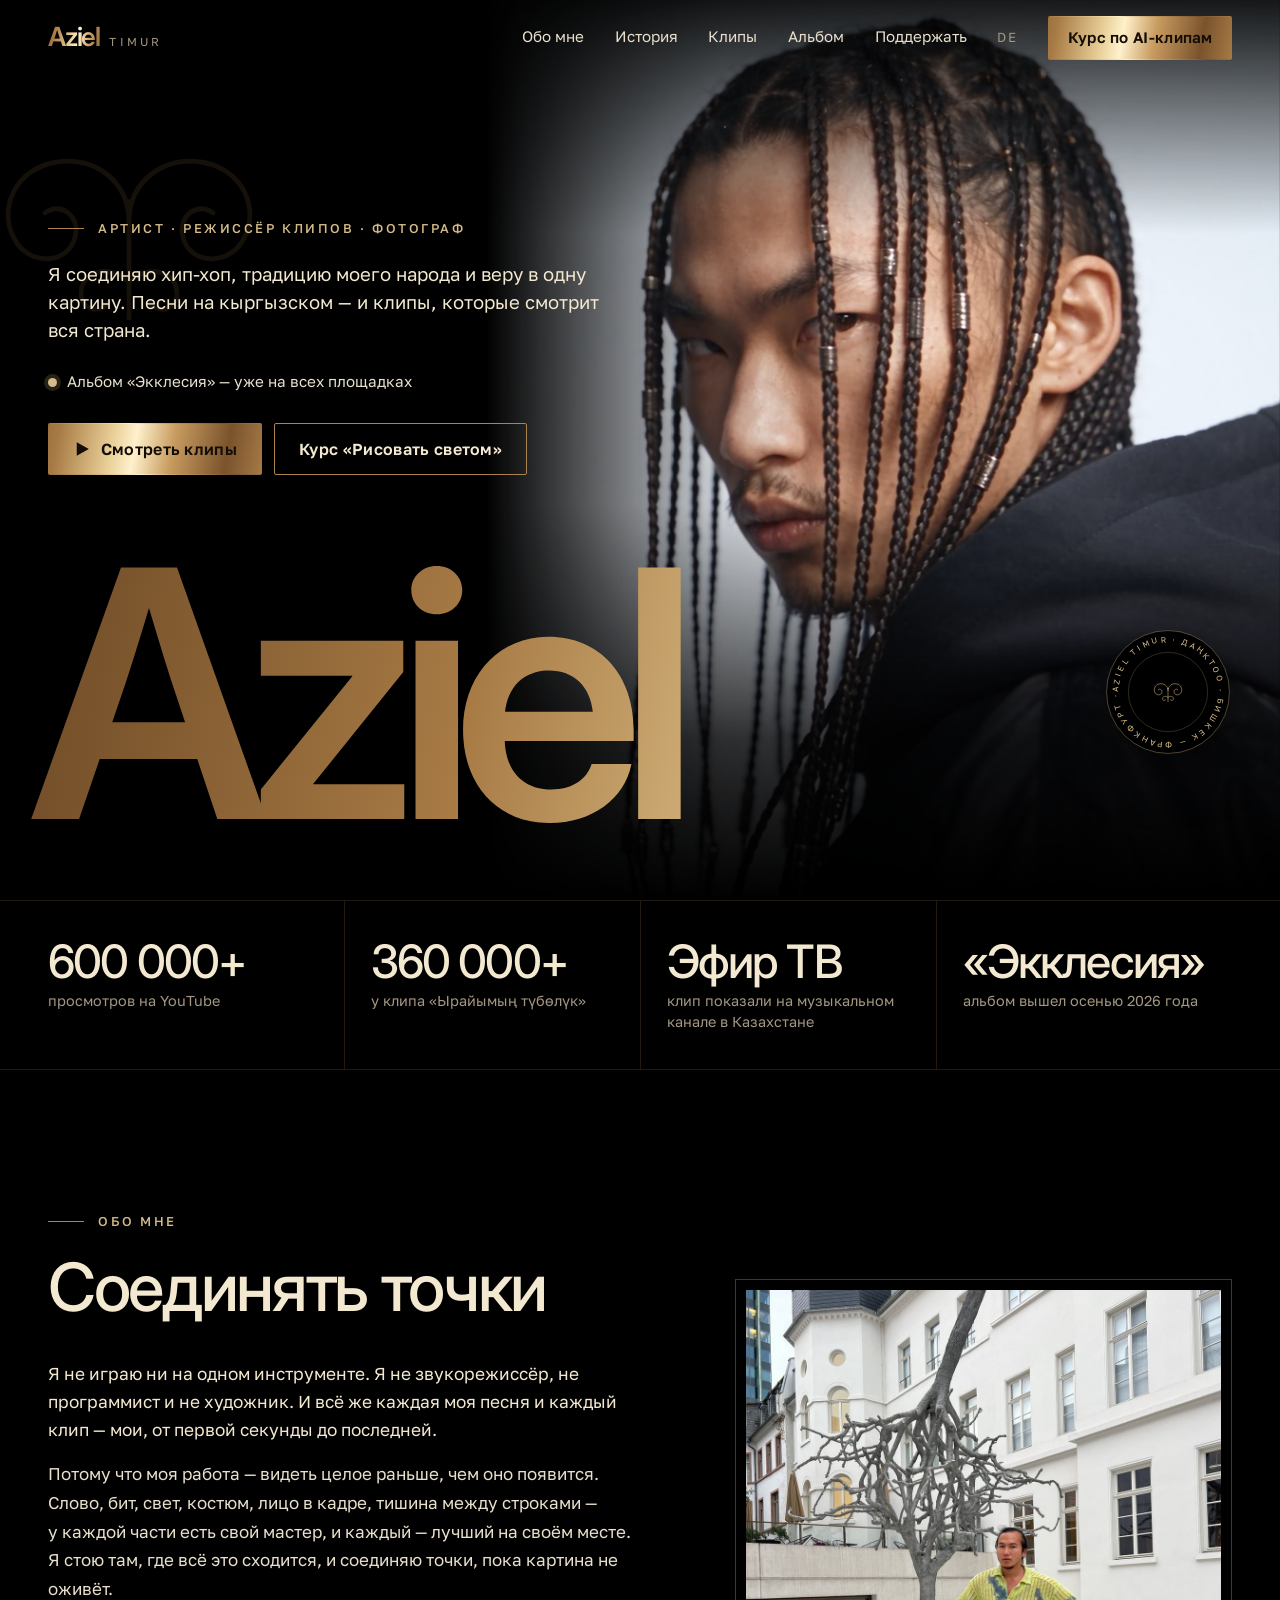
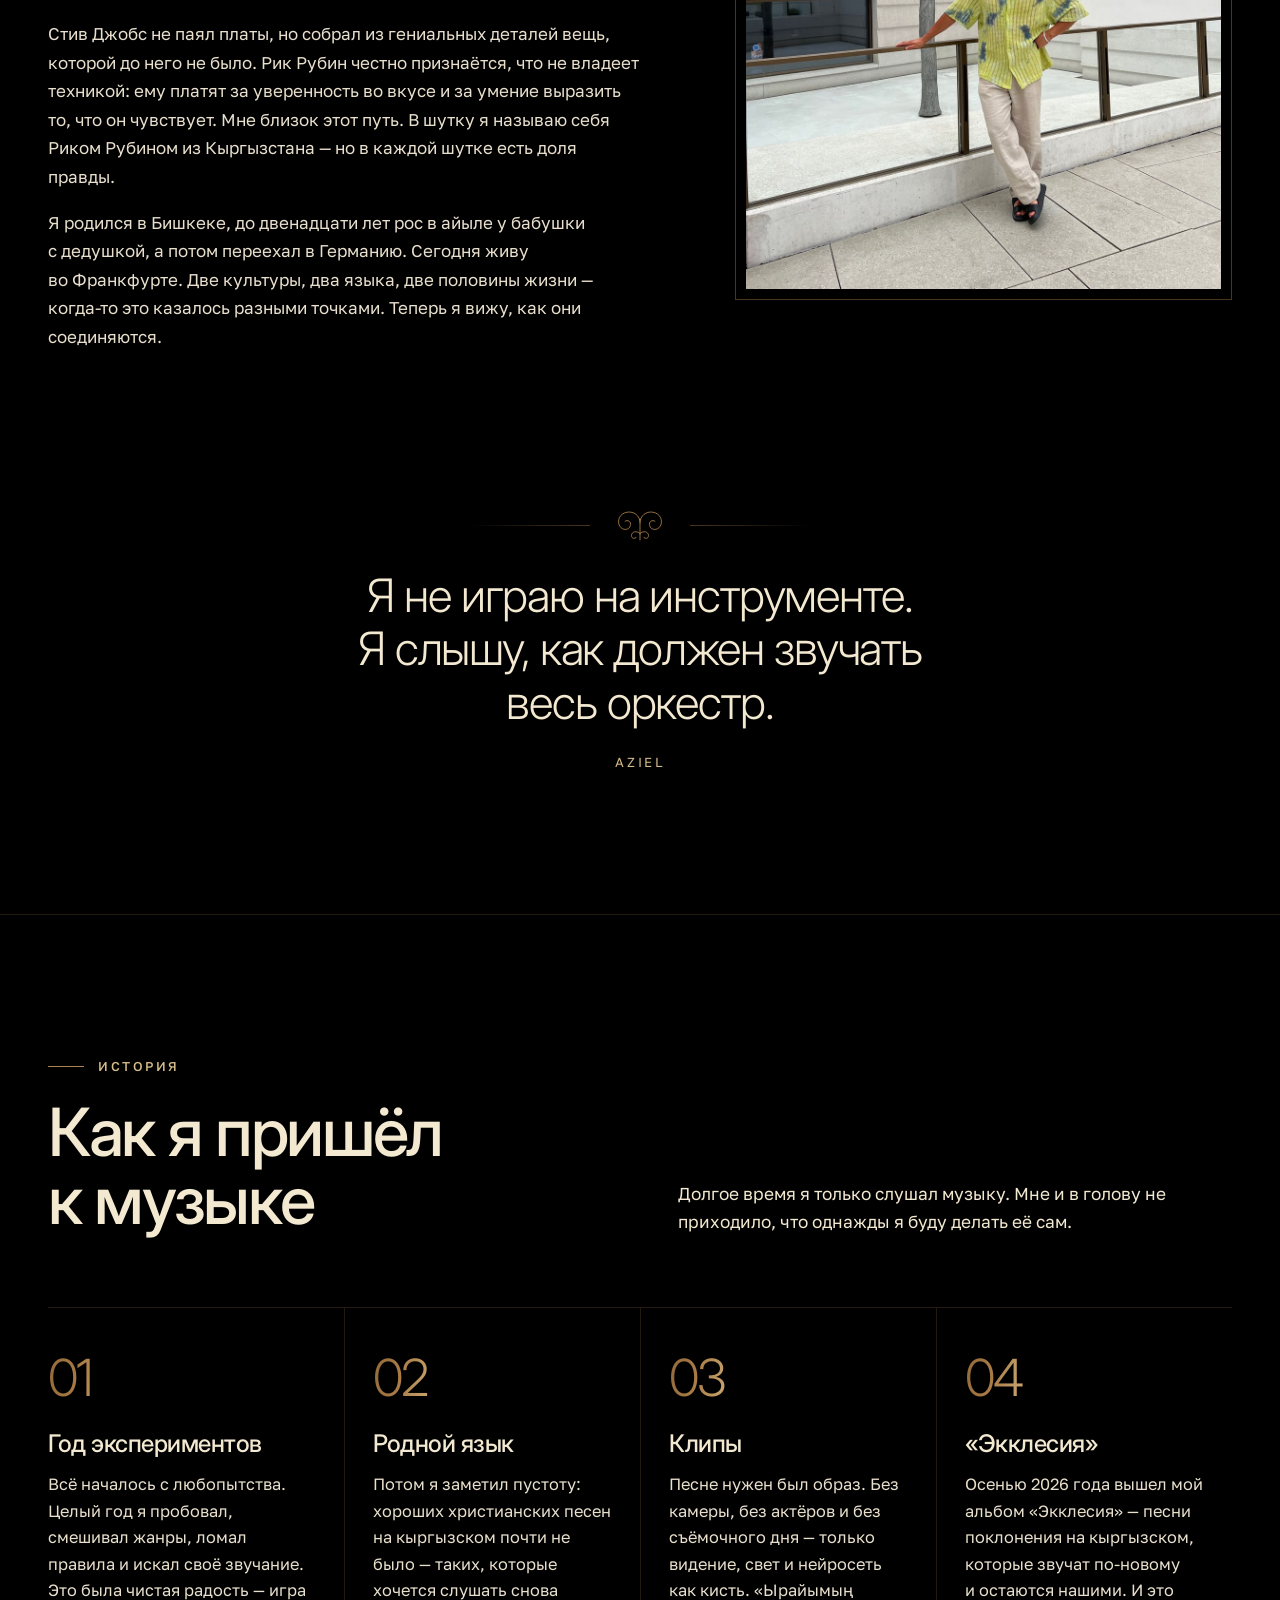
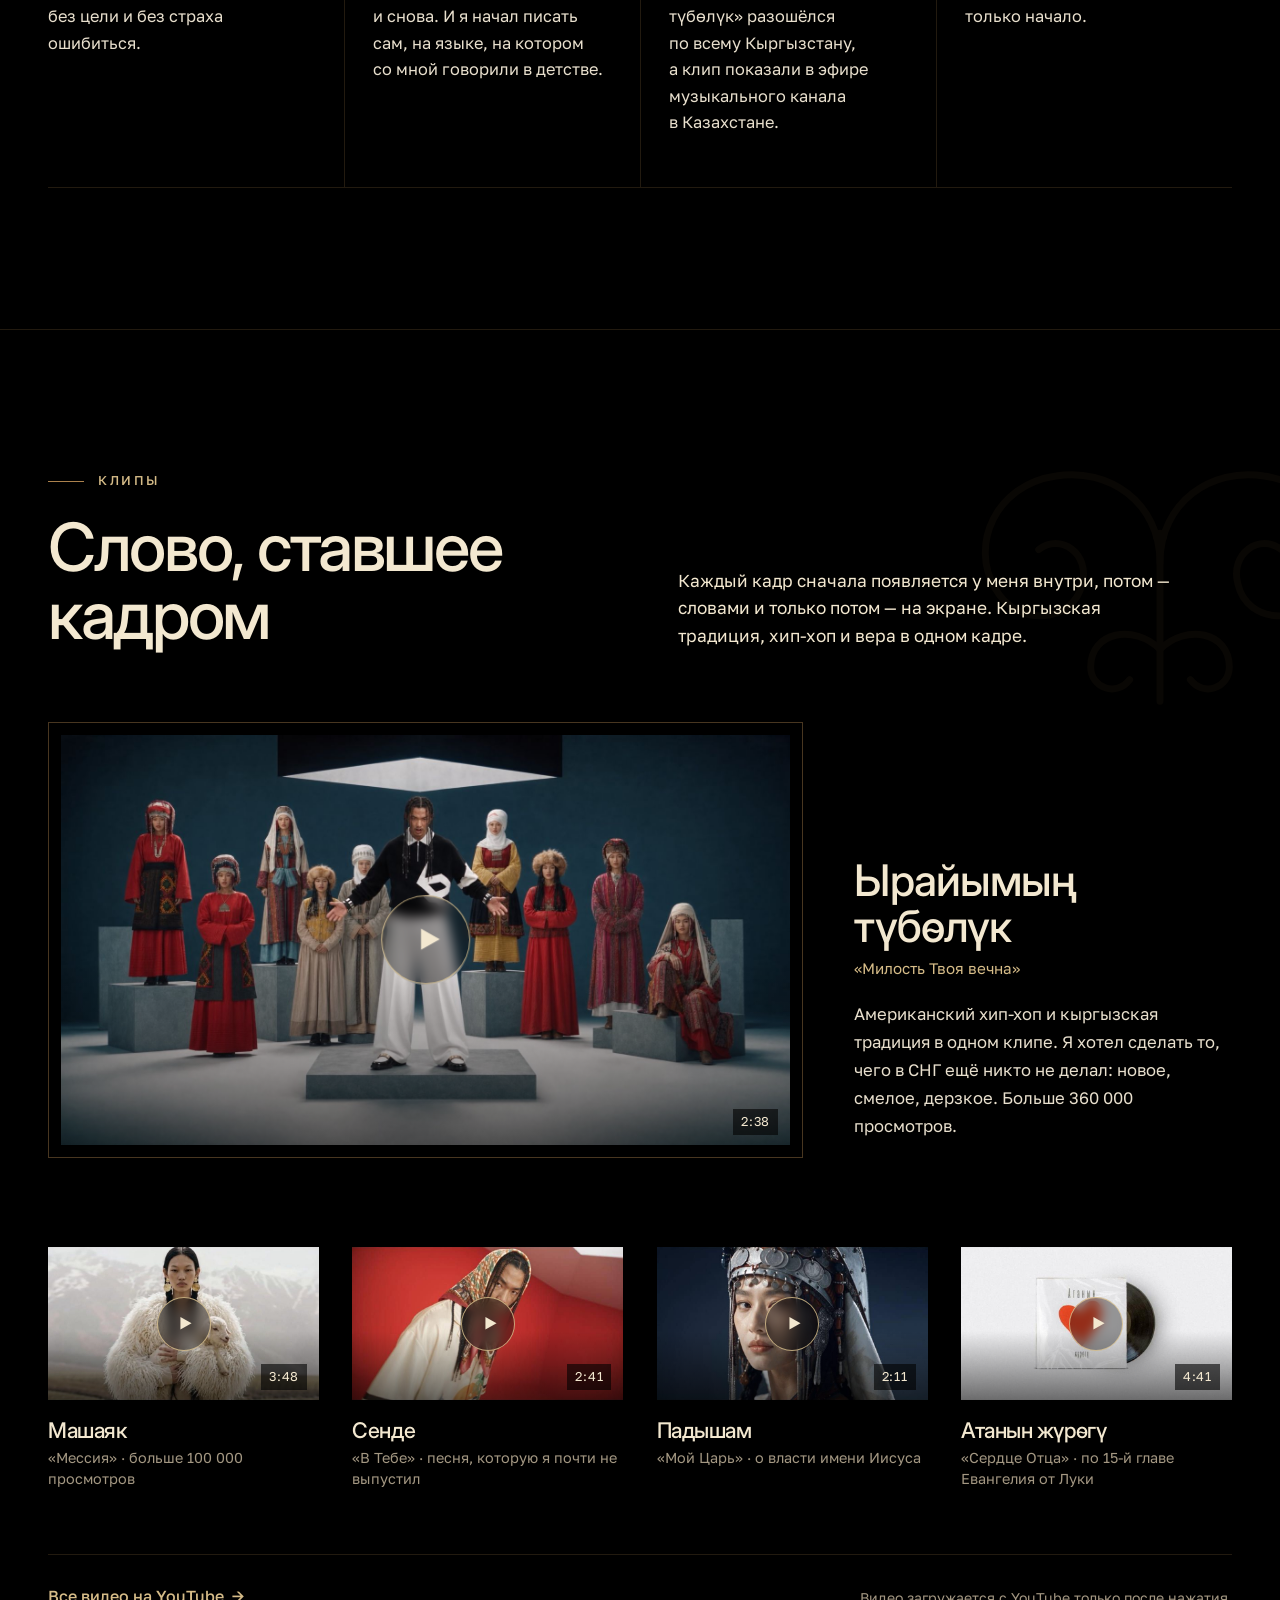
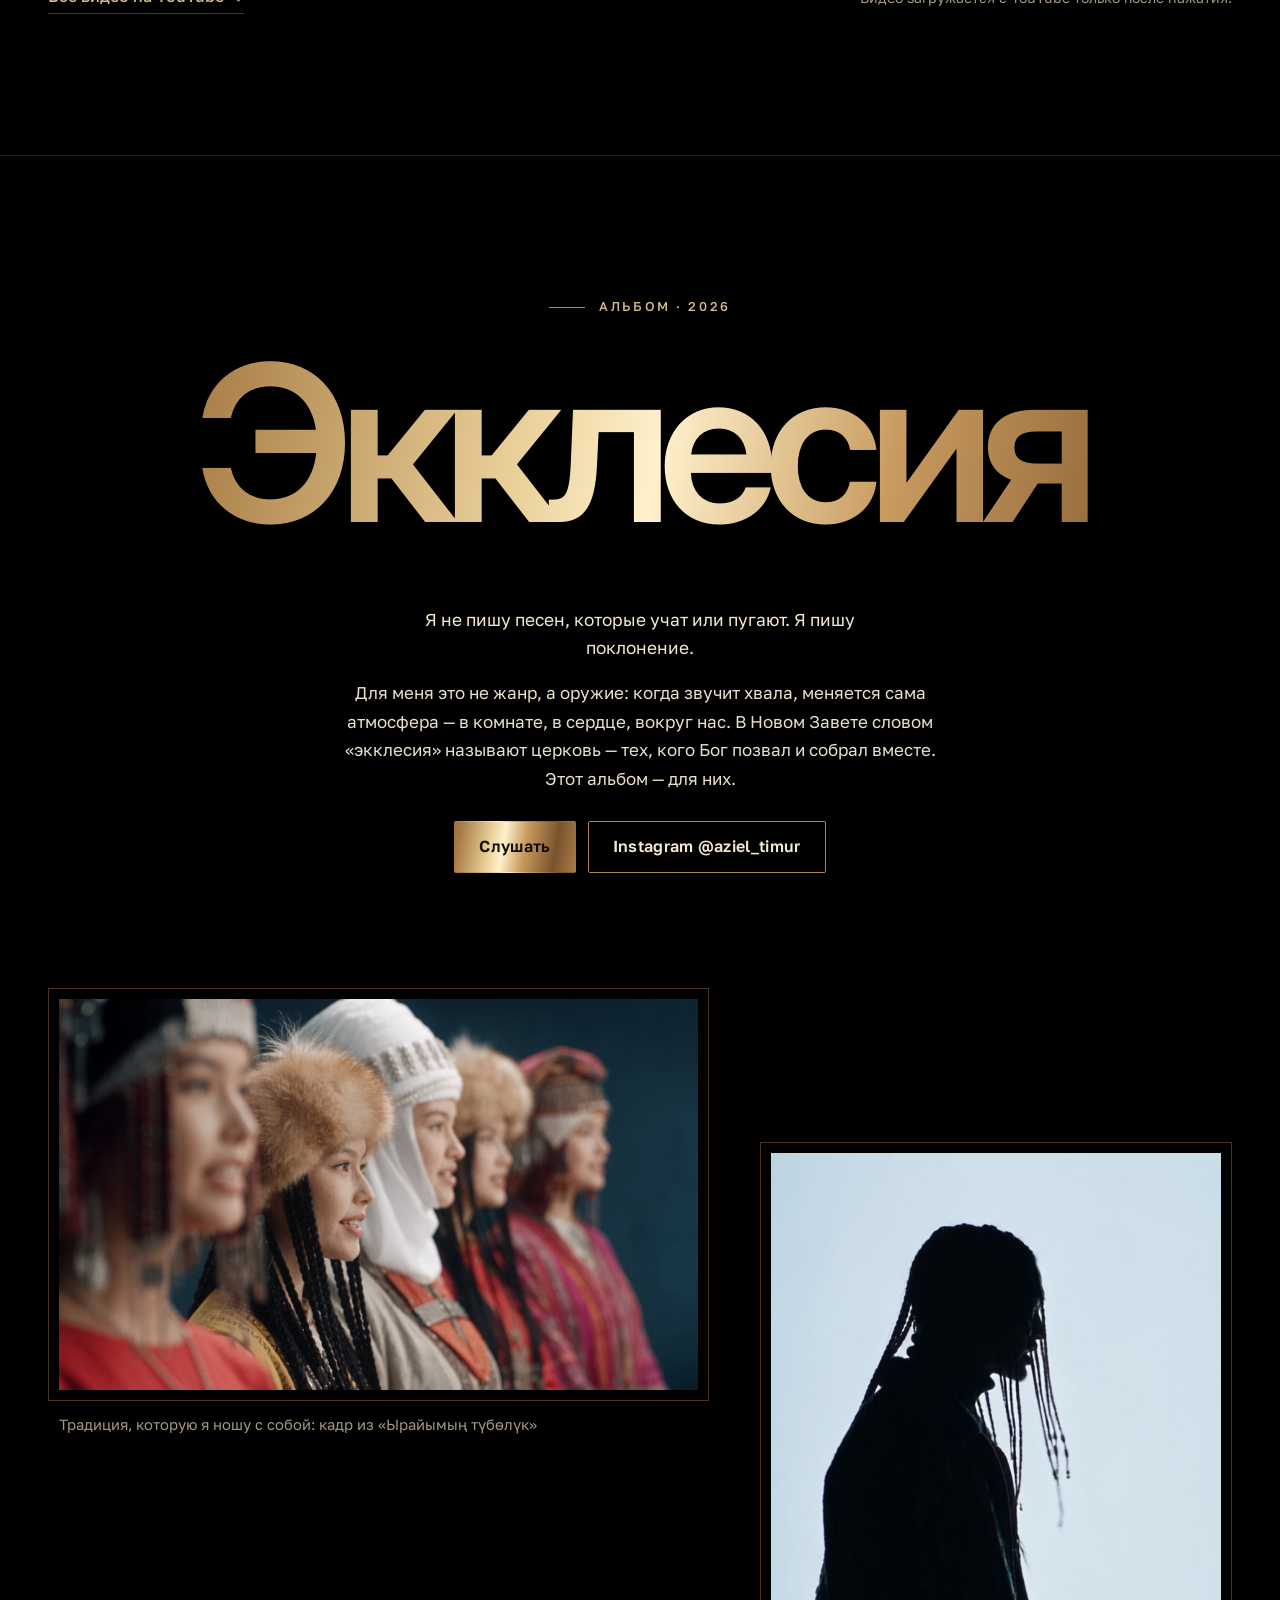
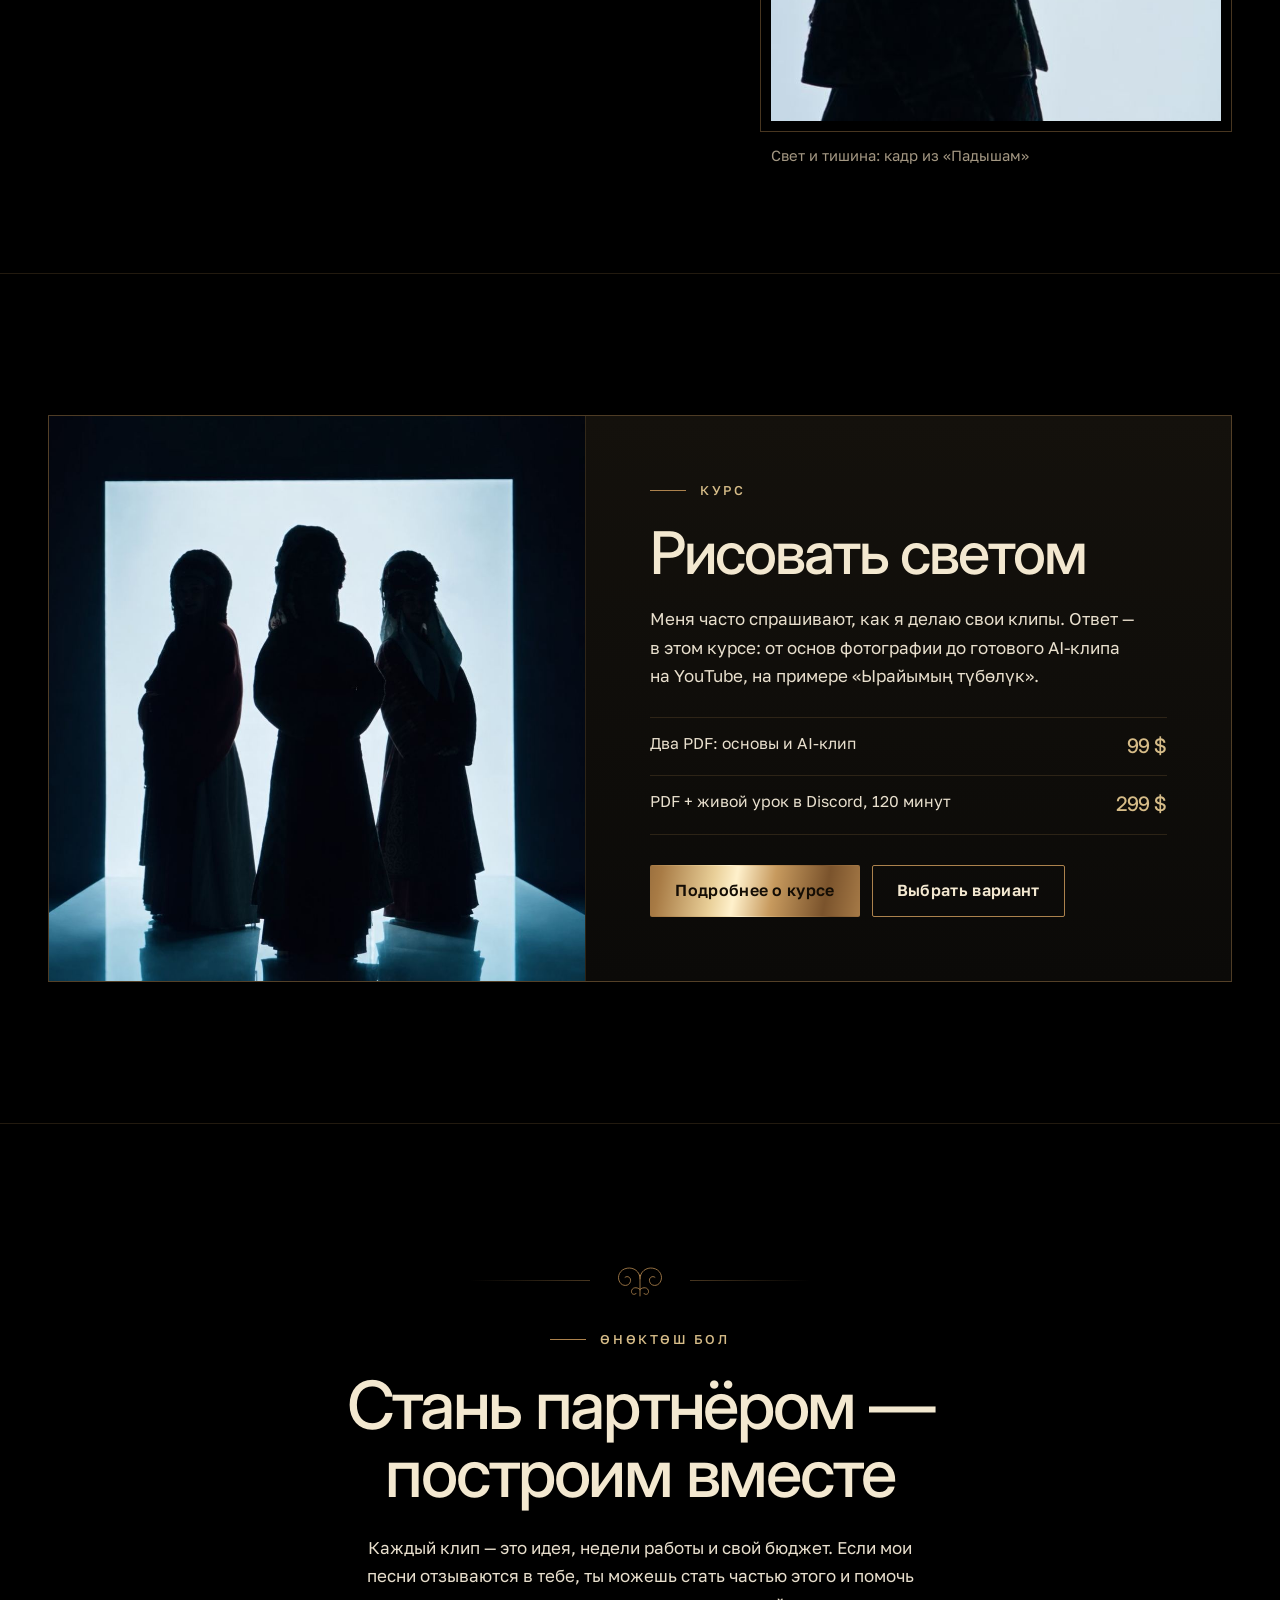
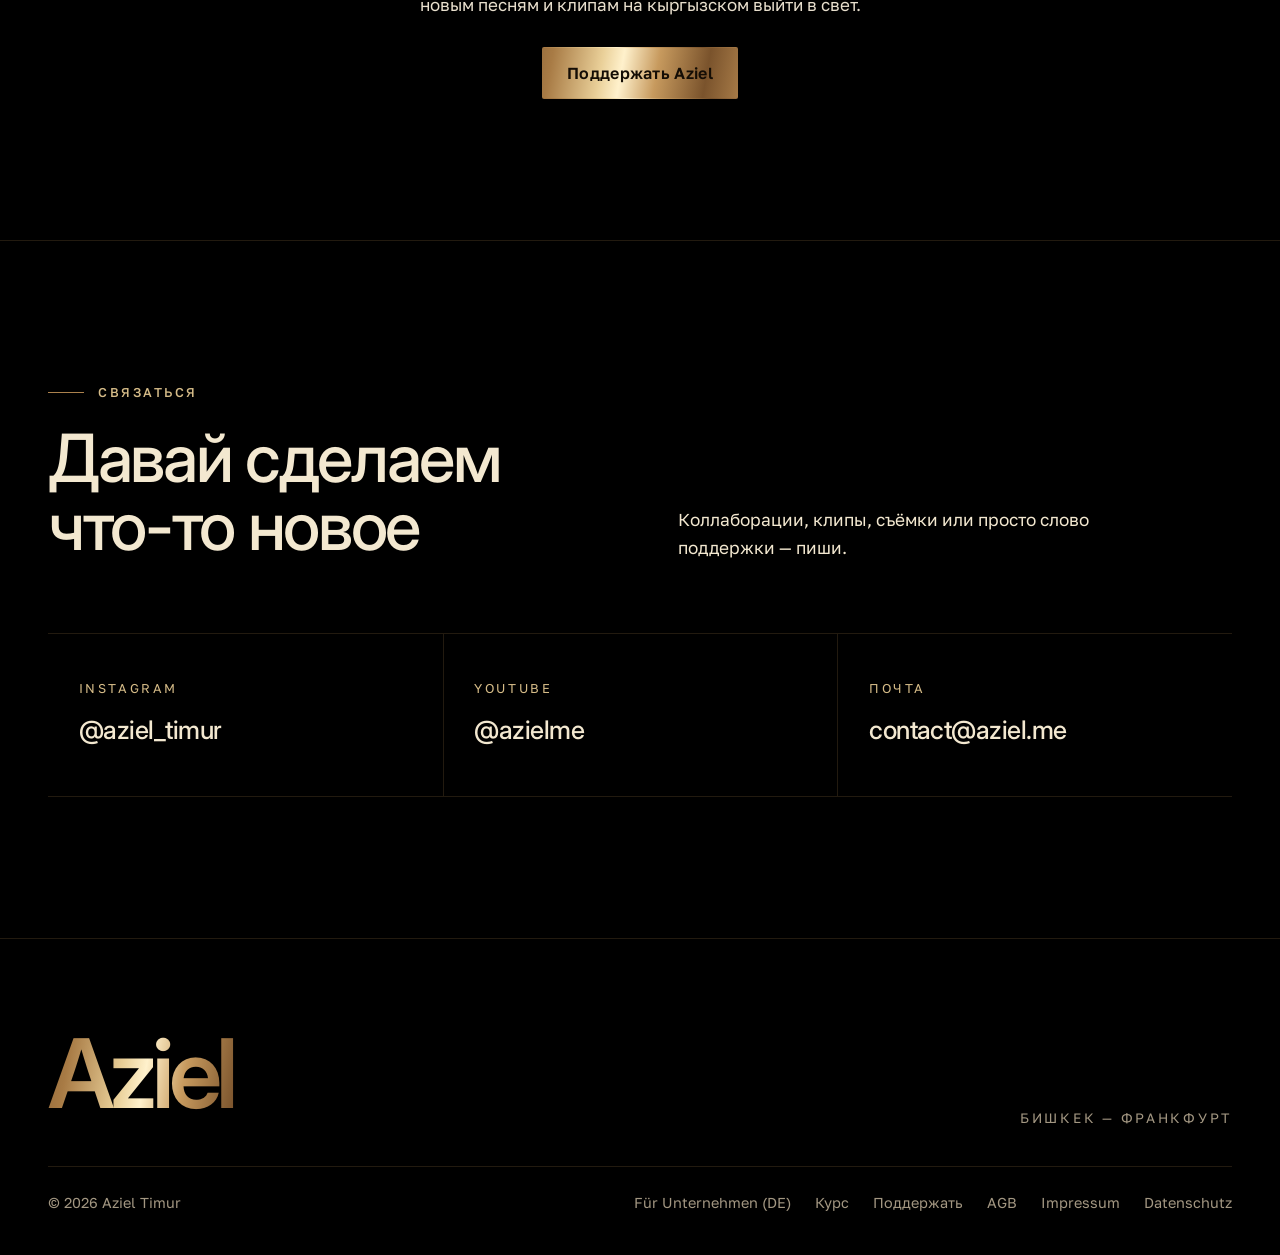
<file: index.html>
<!doctype html>
<html lang="ru">
<head>
<meta charset="utf-8">
<meta name="viewport" content="width=device-width, initial-scale=1">
<title>Aziel Timur — кыргызский артист, режиссёр клипов и фотограф</title>
<meta name="description" content="Aziel Timur — кыргызский артист из Франкфурта. Христианский хип-хоп и поклонение на кыргызском, AI-клипы, которые смотрит вся страна, альбом «Экклесия».">
<meta name="theme-color" content="#000000">
<link rel="canonical" href="https://aziel.me/">
<meta property="og:type" content="website">
<meta property="og:url" content="https://aziel.me/">
<meta property="og:title" content="Aziel Timur — соединять точки">
<meta property="og:description" content="Кыргызский артист и режиссёр клипов. Хип-хоп, традиция и вера в одной картине.">
<meta property="og:image" content="https://aziel.me/assets/img/og-home.jpg">
<meta property="og:locale" content="ru_RU">
<meta name="twitter:card" content="summary_large_image">
<link rel="icon" href="favicon.svg" type="image/svg+xml">
<link rel="preload" href="assets/fonts/inter-display-600.woff" as="font" type="font/woff" crossorigin>
<link rel="preload" href="assets/fonts/inter-display-500.woff" as="font" type="font/woff" crossorigin>
<link rel="preload" href="assets/fonts/golos.woff" as="font" type="font/woff" crossorigin>
<link rel="stylesheet" href="assets/css/style.css?v=202611211">
<script>document.documentElement.classList.add('js')</script>
<script type="application/ld+json">
{"@context":"https://schema.org","@type":"Person","name":"Aziel Timur","alternateName":"Aziel","url":"https://aziel.me/","jobTitle":"Артист, режиссёр клипов, фотограф","birthPlace":"Бишкек","homeLocation":{"@type":"Place","name":"Франкфурт-на-Майне"},"sameAs":["https://www.instagram.com/aziel_timur","https://www.youtube.com/@azielme"]}
</script>
</head>
<body>
<a class="skip" href="#main">К содержанию</a>

<svg width="0" height="0" style="position:absolute" aria-hidden="true">
  <symbol id="orn" viewBox="0 0 120 60"><g fill="none" stroke="currentColor" stroke-width="1.6" stroke-linecap="round" stroke-linejoin="round"><path d="M60 58V26C60 12 48 4 36 6C22 8 16 22 22 32C27 41 40 40 42 31C44 24 37 19 32 23"/><path d="M60 26C60 12 72 4 84 6C98 8 104 22 98 32C93 41 80 40 78 31C76 24 83 19 88 23"/><path d="M60 46C54 40 44 42 44 50C44 55 50 57 53 53"/><path d="M60 46C66 40 76 42 76 50C76 55 70 57 67 53"/></g><circle cx="60" cy="20" r="1.6" fill="currentColor"/></symbol>
  <symbol id="play" viewBox="0 0 24 24"><path d="M5 3l16 9-16 9z"/></symbol>
</svg>

<header class="kopf" id="kopf">
  <div class="wrap">
    <a class="logo" href="./" aria-label="Aziel Timur — на главную"><span class="logo-marke">Aziel</span><span class="logo-zusatz">Timur</span></a>
    <button class="menue-knopf" type="button" aria-expanded="false" aria-controls="menue" aria-label="Меню"><span></span><span></span><span></span></button>
    <nav class="kopf-nav" id="menue" aria-label="Главное меню">
      <a href="#obo-mne">Обо мне</a>
      <a href="#put">История</a>
      <a href="#klipy">Клипы</a>
      <a href="#ekklesia">Альбом</a>
      <a href="support/">Поддержать</a>
      <a class="sprache" href="content/" lang="de" hreflang="de" title="Für Unternehmen (Deutsch)">DE</a>
      <a class="btn btn--gold" href="kurs/">Курс по AI-клипам</a>
    </nav>
  </div>
</header>

<main id="main">

<section class="hero" aria-label="Aziel Timur">
  <figure class="hero-bild">
    <picture>
      <source media="(max-width:760px)" srcset="assets/img/hero-aziel-m.jpg">
      <img src="assets/img/hero-aziel.jpg" alt="Aziel — герой своих клипов: косички, чёрное худи, взгляд через плечо" fetchpriority="high">
    </picture>
  </figure>

  <svg class="siegel" viewBox="0 0 200 200" aria-hidden="true">
    <defs><path id="kreis" d="M100 100m-78 0a78 78 0 1 1 156 0a78 78 0 1 1-156 0"/></defs>
    <circle cx="100" cy="100" r="96" fill="#000" stroke="currentColor" stroke-opacity=".55"/>
    <circle cx="100" cy="100" r="62" fill="none" stroke="currentColor" stroke-opacity=".35"/>
    <g class="ring"><text font-family="Golos Text, sans-serif" font-size="12.5" letter-spacing="2.2" fill="currentColor"><textPath href="#kreis" textLength="486" lengthAdjust="spacing">AZIEL TIMUR · ДАҢКТОО · БИШКЕК — ФРАНКФУРТ ·</textPath></text></g>
    <use href="#orn" x="68" y="84" width="64" height="32" color="#d6bc88"/>
  </svg>

  <div class="wrap hero-inhalt">
    <div class="hero-text">
      <p class="eyebrow">Артист · режиссёр клипов · фотограф</p>
      <p class="hero-lead">Я соединяю хип-хоп, традицию моего народа и веру в одну картину. Песни на&nbsp;кыргызском — и&nbsp;клипы, которые смотрит вся страна.</p>
      <a class="status" href="#ekklesia">Альбом «Экклесия» — уже на&nbsp;всех площадках</a>
      <div class="hero-cta">
        <a class="btn btn--gold" href="#klipy"><svg viewBox="0 0 24 24" fill="currentColor" aria-hidden="true"><use href="#play"/></svg>Смотреть клипы</a>
        <a class="btn" href="kurs/">Курс «Рисовать светом»</a>
      </div>
    </div>
  </div>

  <h1 class="wrap"><span class="marke" aria-hidden="true">Aziel</span><span class="sr-only">Aziel Timur — кыргызский артист, режиссёр клипов и фотограф</span></h1>
</section>

<div class="zahlen">
  <ul class="wrap">
    <li class="auftauchen"><strong>600&nbsp;000+</strong><span>просмотров на&nbsp;YouTube</span></li>
    <li class="auftauchen" data-verzoegerung="1"><strong>360&nbsp;000+</strong><span>у&nbsp;клипа «Ырайымың түбөлүк»</span></li>
    <li class="auftauchen" data-verzoegerung="2"><strong>Эфир&nbsp;ТВ</strong><span>клип показали на&nbsp;музыкальном канале в&nbsp;Казахстане</span></li>
    <li class="auftauchen" data-verzoegerung="3"><strong>«Экклесия»</strong><span>альбом вышел осенью 2026&nbsp;года</span></li>
  </ul>
</div>

<section class="abschnitt" id="obo-mne" aria-labelledby="ich-h">
  <div class="wrap">
    <div class="ich-raster">
      <div class="ich-text">
        <p class="eyebrow auftauchen">Обо мне</p>
        <h2 class="titel auftauchen" id="ich-h">Соединять точки</h2>
        <p class="lead auftauchen">Я не играю ни на одном инструменте. Я не звукорежиссёр, не программист и не художник. И всё же каждая моя песня и каждый клип — мои, от первой секунды до последней.</p>
        <p class="auftauchen">Потому что моя работа — видеть целое раньше, чем оно появится. Слово, бит, свет, костюм, лицо в&nbsp;кадре, тишина между строками — у&nbsp;каждой части есть свой мастер, и&nbsp;каждый — лучший на&nbsp;своём месте. Я&nbsp;стою там, где всё это сходится, и&nbsp;соединяю точки, пока картина не оживёт.</p>
        <p class="auftauchen">Стив Джобс не паял платы, но собрал из&nbsp;гениальных деталей вещь, которой до&nbsp;него не было. Рик Рубин честно признаётся, что не владеет техникой: ему платят за&nbsp;уверенность во&nbsp;вкусе и&nbsp;за&nbsp;умение выразить то, что он чувствует. Мне близок этот путь. В&nbsp;шутку я&nbsp;называю себя Риком Рубином из&nbsp;Кыргызстана — но&nbsp;в&nbsp;каждой шутке есть доля правды.</p>
        <p class="auftauchen">Я родился в&nbsp;Бишкеке, до&nbsp;двенадцати лет рос в&nbsp;айыле у&nbsp;бабушки с&nbsp;дедушкой, а&nbsp;потом переехал в&nbsp;Германию. Сегодня живу во&nbsp;Франкфурте. Две культуры, два языка, две половины жизни — когда-то это казалось разными точками. Теперь я&nbsp;вижу, как они соединяются.</p>
      </div>
      <figure class="rahmen ich-bild auftauchen" data-verzoegerung="1">
        <img src="assets/img/aziel-frankfurt.jpg" alt="Aziel Timur во Франкфурте: светлая рубашка крупной вязки, рядом скульптура-дерево" loading="lazy">
      </figure>
    </div>

    <div class="zitat auftauchen">
      <div class="ornament" aria-hidden="true"><svg viewBox="0 0 120 60"><use href="#orn"/></svg></div>
      <blockquote>Я не играю на&nbsp;инструменте. Я&nbsp;слышу, как должен звучать весь оркестр.</blockquote>
      <cite>Aziel</cite>
    </div>
  </div>
</section>

<section class="abschnitt abschnitt--linie" id="put" aria-labelledby="put-h">
  <div class="wrap">
    <div class="abschnitt-kopf">
      <div>
        <p class="eyebrow auftauchen">История</p>
        <h2 class="titel auftauchen" id="put-h">Как я пришёл к&nbsp;музыке</h2>
      </div>
      <p class="lead auftauchen" data-verzoegerung="1">Долгое время я&nbsp;только слушал музыку. Мне и&nbsp;в&nbsp;голову не приходило, что однажды я&nbsp;буду делать её сам.</p>
    </div>

    <ol class="weg-liste">
      <li class="auftauchen">
        <span class="weg-nr metall-text">01</span>
        <h3>Год экспериментов</h3>
        <p>Всё началось с&nbsp;любопытства. Целый год я&nbsp;пробовал, смешивал жанры, ломал правила и&nbsp;искал своё звучание. Это была чистая радость — игра без цели и&nbsp;без страха ошибиться.</p>
      </li>
      <li class="auftauchen" data-verzoegerung="1">
        <span class="weg-nr metall-text">02</span>
        <h3>Родной язык</h3>
        <p>Потом я&nbsp;заметил пустоту: хороших христианских песен на&nbsp;кыргызском почти не было — таких, которые хочется слушать снова и&nbsp;снова. И&nbsp;я&nbsp;начал писать сам, на&nbsp;языке, на&nbsp;котором со&nbsp;мной говорили в&nbsp;детстве.</p>
      </li>
      <li class="auftauchen" data-verzoegerung="2">
        <span class="weg-nr metall-text">03</span>
        <h3>Клипы</h3>
        <p>Песне нужен был образ. Без камеры, без актёров и&nbsp;без съёмочного дня — только видение, свет и&nbsp;нейросеть как кисть. «Ырайымың түбөлүк» разошёлся по&nbsp;всему Кыргызстану, а&nbsp;клип показали в&nbsp;эфире музыкального канала в&nbsp;Казахстане.</p>
      </li>
      <li class="auftauchen" data-verzoegerung="3">
        <span class="weg-nr metall-text">04</span>
        <h3>«Экклесия»</h3>
        <p>Осенью 2026&nbsp;года вышел мой альбом «Экклесия» — песни поклонения на&nbsp;кыргызском, которые звучат по-новому и&nbsp;остаются нашими. И&nbsp;это только начало.</p>
      </li>
    </ol>
  </div>
</section>

<section class="abschnitt abschnitt--linie clips" id="klipy" aria-labelledby="klipy-h">
  <div class="wrap">
    <div class="abschnitt-kopf">
      <div>
        <p class="eyebrow auftauchen">Клипы</p>
        <h2 class="titel auftauchen" id="klipy-h">Слово, ставшее кадром</h2>
      </div>
      <p class="lead auftauchen" data-verzoegerung="1">Каждый кадр сначала появляется у&nbsp;меня внутри, потом — словами и&nbsp;только потом — на&nbsp;экране. Кыргызская традиция, хип-хоп и&nbsp;вера в&nbsp;одном кадре.</p>
    </div>

    <div class="clip-gross">
      <div class="rahmen auftauchen">
        <button class="video-knopf" type="button" data-video="KwhI8lrwSGo" data-titel="ЫРАЙЫМЫҢ ТҮБӨЛҮК — Aziel">
          <img src="assets/img/clip-final.jpg" alt="Финал клипа «Ырайымың түбөлүк»: герой с раскрытыми руками среди женщин в национальных костюмах" loading="lazy">
          <span class="play"><svg viewBox="0 0 24 24" aria-hidden="true"><use href="#play"/></svg></span>
          <span class="video-dauer">2:38</span>
          <span class="sr-only">Смотреть клип «Ырайымың түбөлүк»</span>
        </button>
      </div>
      <div class="clip-info auftauchen" data-verzoegerung="1">
        <h3>Ырайымың түбөлүк</h3>
        <p class="uebersetzung">«Милость Твоя вечна»</p>
        <p>Американский хип-хоп и&nbsp;кыргызская традиция в&nbsp;одном клипе. Я&nbsp;хотел сделать то, чего в&nbsp;СНГ ещё никто не делал: новое, смелое, дерзкое. Больше 360&nbsp;000 просмотров.</p>
      </div>
    </div>

    <ul class="clip-raster">
      <li class="clip-karte auftauchen">
        <button class="video-knopf" type="button" data-video="FiWkIo0mKk4" data-titel="МАШАЯК (Messiah) — Aziel">
          <img src="assets/img/v-mashayak.jpg" alt="Кадр из клипа «Машаяк»: девушка в белой шубе держит ягнёнка на фоне гор" loading="lazy">
          <span class="play"><svg viewBox="0 0 24 24" aria-hidden="true"><use href="#play"/></svg></span>
          <span class="video-dauer">3:48</span>
          <span class="sr-only">Смотреть клип «Машаяк»</span>
        </button>
        <h3>Машаяк</h3>
        <p>«Мессия» · больше 100&nbsp;000 просмотров</p>
      </li>
      <li class="clip-karte auftauchen" data-verzoegerung="1">
        <button class="video-knopf" type="button" data-video="-JEEfQSoaEs" data-titel="СЕНДЕ — Aziel">
          <img src="assets/img/v-sende.jpg" alt="Кадр из клипа «Сенде»: герой в платке на красном фоне" loading="lazy">
          <span class="play"><svg viewBox="0 0 24 24" aria-hidden="true"><use href="#play"/></svg></span>
          <span class="video-dauer">2:41</span>
          <span class="sr-only">Смотреть клип «Сенде»</span>
        </button>
        <h3>Сенде</h3>
        <p>«В&nbsp;Тебе» · песня, которую я&nbsp;почти не выпустил</p>
      </li>
      <li class="clip-karte auftauchen" data-verzoegerung="2">
        <button class="video-knopf" type="button" data-video="nF0Dyoi3bXo" data-titel="ПАДЫШАМ — Aziel">
          <img src="assets/img/v-padysham.jpg" alt="Кадр из клипа «Падышам»: девушка в серебряном головном уборе" loading="lazy">
          <span class="play"><svg viewBox="0 0 24 24" aria-hidden="true"><use href="#play"/></svg></span>
          <span class="video-dauer">2:11</span>
          <span class="sr-only">Смотреть клип «Падышам»</span>
        </button>
        <h3>Падышам</h3>
        <p>«Мой Царь» · о&nbsp;власти имени Иисуса</p>
      </li>
      <li class="clip-karte auftauchen" data-verzoegerung="3">
        <button class="video-knopf" type="button" data-video="km4tjLqnDDQ" data-titel="Атанын жүрөгү — Aziel">
          <img src="assets/img/v-atanyn.jpg" alt="Обложка песни «Атанын жүрөгү»: красное сердце на белой пластинке" loading="lazy">
          <span class="play"><svg viewBox="0 0 24 24" aria-hidden="true"><use href="#play"/></svg></span>
          <span class="video-dauer">4:41</span>
          <span class="sr-only">Слушать песню «Атанын жүрөгү»</span>
        </button>
        <h3>Атанын жүрөгү</h3>
        <p>«Сердце Отца» · по&nbsp;15-й главе Евангелия от&nbsp;Луки</p>
      </li>
    </ul>

    <div class="clips-fuss">
      <a class="pfeil" href="https://www.youtube.com/@azielme" rel="noopener">Все видео на&nbsp;YouTube <span aria-hidden="true">→</span></a>
      <p>Видео загружается с&nbsp;YouTube только после нажатия.</p>
    </div>
  </div>
</section>

<section class="abschnitt abschnitt--linie ekklesia" id="ekklesia" aria-labelledby="ekk-h">
  <div class="wrap">
    <p class="eyebrow auftauchen" style="justify-content:center">Альбом · 2026</p>
    <h2 id="ekk-h" class="auftauchen"><span class="ekklesia-wort metall-text">Экклесия</span></h2>
    <p class="lead auftauchen">Я&nbsp;не пишу песен, которые учат или пугают. Я&nbsp;пишу поклонение.</p>
    <p class="auftauchen">Для меня это не жанр, а&nbsp;оружие: когда звучит хвала, меняется сама атмосфера — в&nbsp;комнате, в&nbsp;сердце, вокруг нас. В&nbsp;Новом Завете словом «экклесия» называют церковь — тех, кого Бог позвал и&nbsp;собрал вместе. Этот альбом — для них.</p>
    <div class="hero-cta auftauchen">
      <a class="btn btn--gold" href="https://www.youtube.com/@azielme" rel="noopener">Слушать</a>
      <a class="btn" href="https://www.instagram.com/aziel_timur" rel="noopener">Instagram @aziel_timur</a>
    </div>

    <div class="bildband-raster">
      <figure class="rahmen auftauchen">
        <img src="assets/img/shot-profiles.jpg" alt="Ряд женских профилей в кыргызских национальных головных уборах" loading="lazy">
        <figcaption>Традиция, которую я&nbsp;ношу с&nbsp;собой: кадр из&nbsp;«Ырайымың түбөлүк»</figcaption>
      </figure>
      <figure class="rahmen bild--klein auftauchen" data-verzoegerung="1">
        <img src="assets/img/about-silhouette.jpg" alt="Силуэт героя клипов Aziel на фоне светлого неба" loading="lazy" style="object-position:38% 50%">
        <figcaption>Свет и&nbsp;тишина: кадр из&nbsp;«Падышам»</figcaption>
      </figure>
    </div>
  </div>
</section>

<section class="abschnitt abschnitt--linie" id="kurs" aria-labelledby="kurs-h">
  <div class="wrap">
    <div class="tafel-box auftauchen">
      <figure class="bild"><img src="assets/img/hero-portal.jpg" alt="Три женские фигуры в национальных костюмах — силуэты в светящемся проёме" loading="lazy"></figure>
      <div class="inhalt">
        <p class="eyebrow">Курс</p>
        <h2 class="titel" id="kurs-h">Рисовать светом</h2>
        <p>Меня часто спрашивают, как я&nbsp;делаю свои клипы. Ответ — в&nbsp;этом курсе: от&nbsp;основ фотографии до&nbsp;готового AI-клипа на&nbsp;YouTube, на&nbsp;примере «Ырайымың түбөлүк».</p>
        <ul>
          <li><span>Два PDF: основы и&nbsp;AI-клип</span><b>99&nbsp;$</b></li>
          <li><span>PDF + живой урок в&nbsp;Discord, 120&nbsp;минут</span><b>299&nbsp;$</b></li>
        </ul>
        <div class="hero-cta">
          <a class="btn btn--gold" href="kurs/">Подробнее о&nbsp;курсе</a>
          <a class="btn" href="kurs/#price">Выбрать вариант</a>
        </div>
      </div>
    </div>
  </div>
</section>

<section class="abschnitt abschnitt--linie partner" id="partner" aria-labelledby="partner-h">
  <div class="wrap">
    <div class="ornament auftauchen" aria-hidden="true" style="margin-bottom:32px"><svg viewBox="0 0 120 60"><use href="#orn"/></svg></div>
    <p class="eyebrow auftauchen" style="justify-content:center">Өнөктөш бол</p>
    <h2 class="titel auftauchen" id="partner-h">Стань партнёром — построим вместе</h2>
    <p class="auftauchen">Каждый клип — это идея, недели работы и&nbsp;свой бюджет. Если мои песни отзываются в&nbsp;тебе, ты можешь стать частью этого и&nbsp;помочь новым песням и&nbsp;клипам на&nbsp;кыргызском выйти в&nbsp;свет.</p>
    <div class="hero-cta auftauchen">
      <a class="btn btn--gold" href="support/">Поддержать Aziel</a>
    </div>
  </div>
</section>

<section class="abschnitt abschnitt--linie" id="kontakt" aria-labelledby="kontakt-h">
  <div class="wrap">
    <div class="abschnitt-kopf">
      <div>
        <p class="eyebrow auftauchen">Связаться</p>
        <h2 class="titel auftauchen" id="kontakt-h">Давай сделаем что-то новое</h2>
      </div>
      <p class="lead auftauchen" data-verzoegerung="1">Коллаборации, клипы, съёмки или просто слово поддержки — пиши.</p>
    </div>
    <ul class="kontakt-liste">
      <li class="auftauchen"><a href="https://www.instagram.com/aziel_timur" rel="noopener"><span>Instagram</span><strong>@aziel_timur</strong></a></li>
      <li class="auftauchen" data-verzoegerung="1"><a href="https://www.youtube.com/@azielme" rel="noopener"><span>YouTube</span><strong>@azielme</strong></a></li>
      <li class="auftauchen" data-verzoegerung="2"><a href="mailto:contact@aziel.me"><span>Почта</span><strong>contact@aziel.me</strong></a></li>
    </ul>
  </div>
</section>

</main>

<footer class="fuss">
  <div class="wrap">
    <div class="fuss-oben">
      <span class="fuss-marke metall-text">Aziel</span>
      <p class="fuss-ort">Бишкек — Франкфурт</p>
    </div>
    <div class="fuss-unten">
      <span>© 2026 Aziel Timur</span>
      <nav aria-label="Правовая информация">
        <a href="content/" lang="de" hreflang="de">Für Unternehmen (DE)</a>
        <a href="kurs/">Курс</a>
        <a href="support/">Поддержать</a>
        <a href="agb.html">AGB</a>
        <a href="impressum.html">Impressum</a>
        <a href="datenschutz.html">Datenschutz</a>
      </nav>
    </div>
  </div>
</footer>

<dialog class="player" id="player" aria-label="Видео">
  <button class="player-zu" type="button" data-zu>Закрыть <svg viewBox="0 0 24 24" fill="none" stroke="currentColor" stroke-width="1.6" aria-hidden="true"><path d="M5 5l14 14M19 5L5 19"/></svg></button>
  <div class="player-buehne"></div>
  <p class="player-titel"></p>
</dialog>

<script src="assets/js/main.js?v=202611122" defer></script>
</body>
</html>
</file>
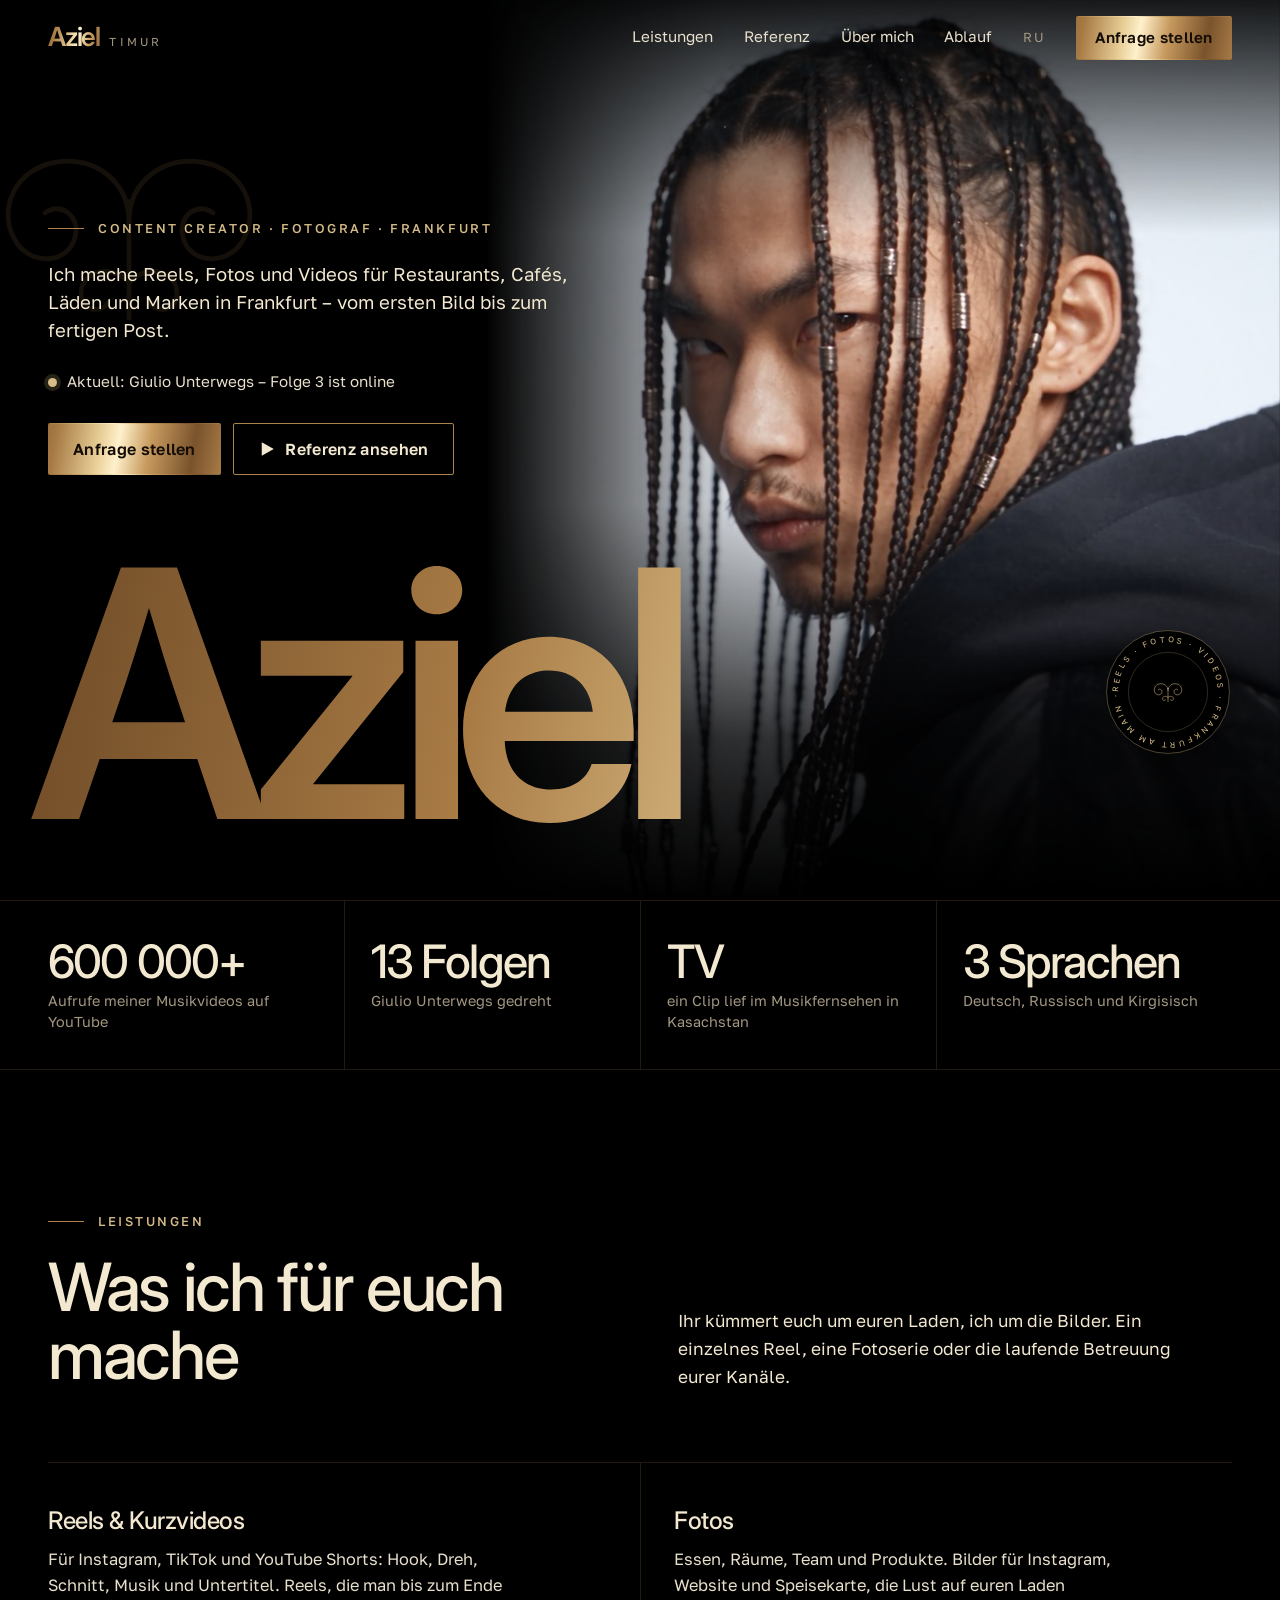
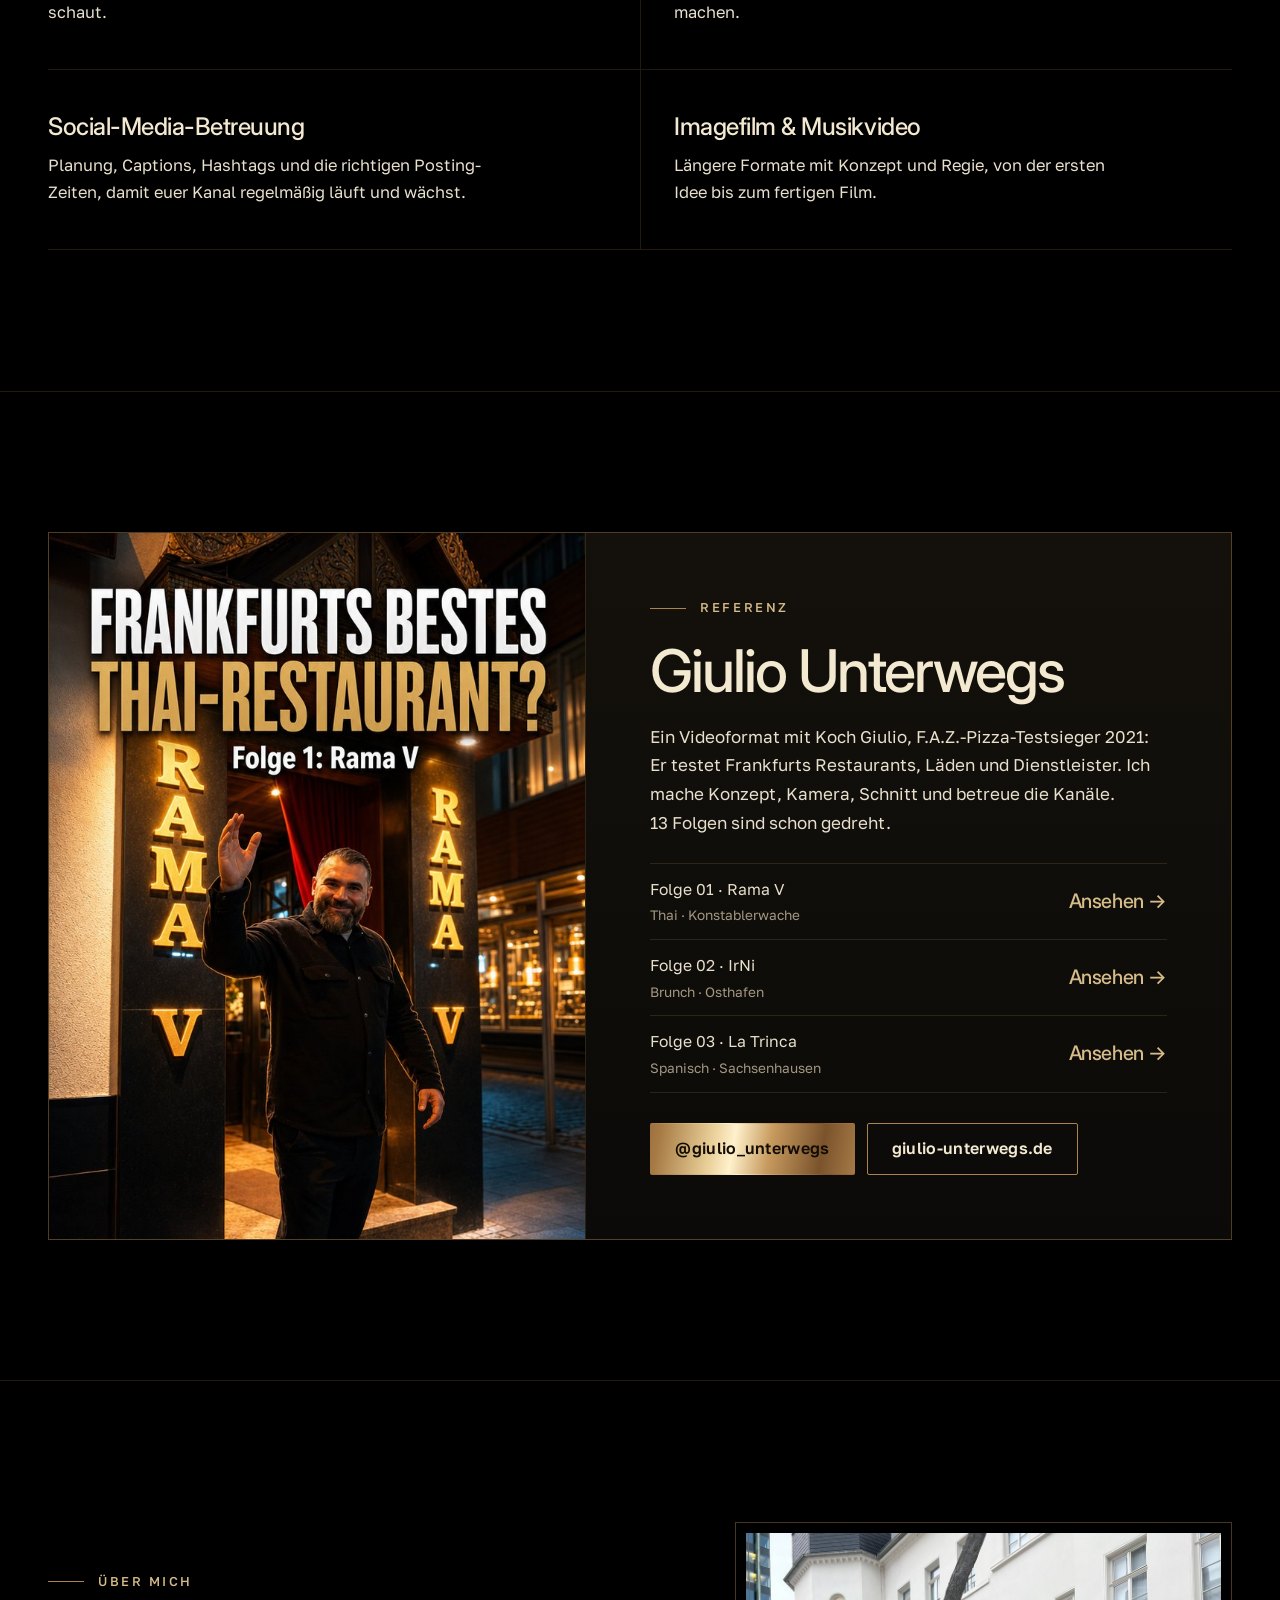
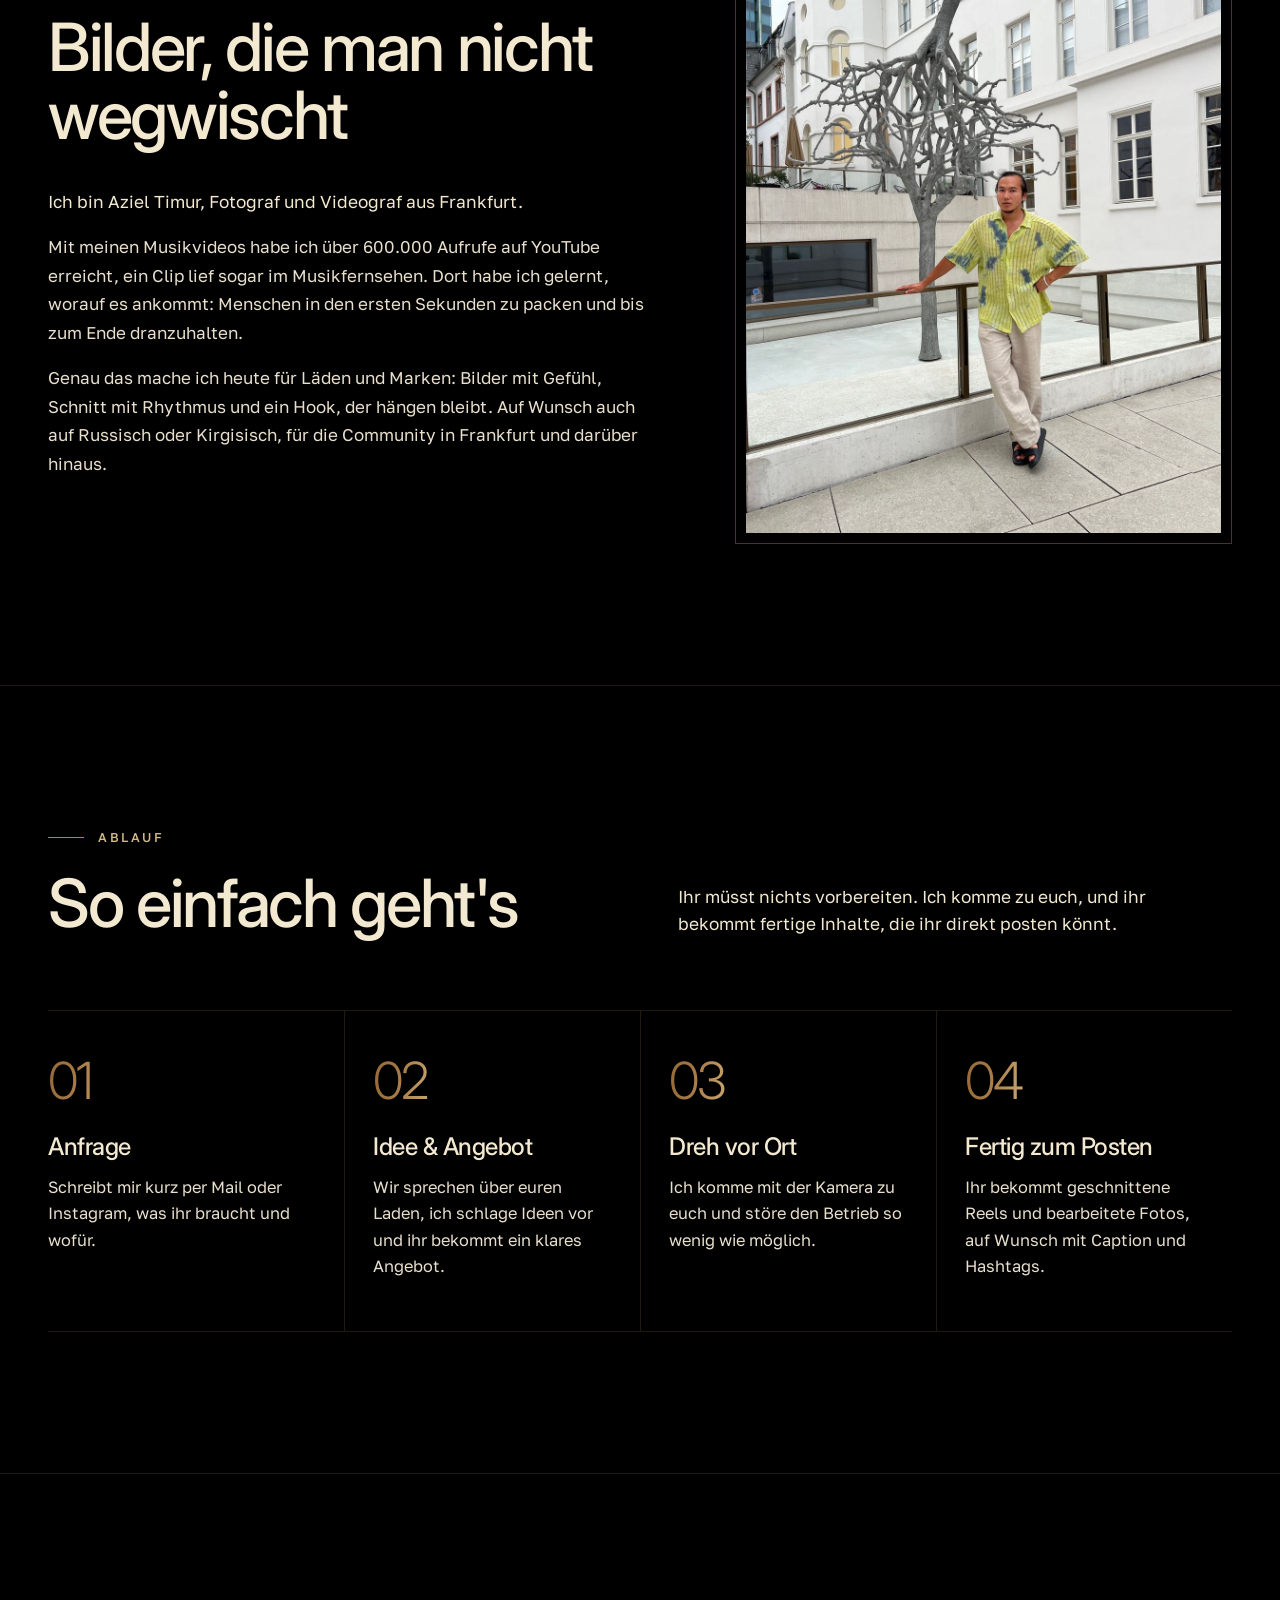
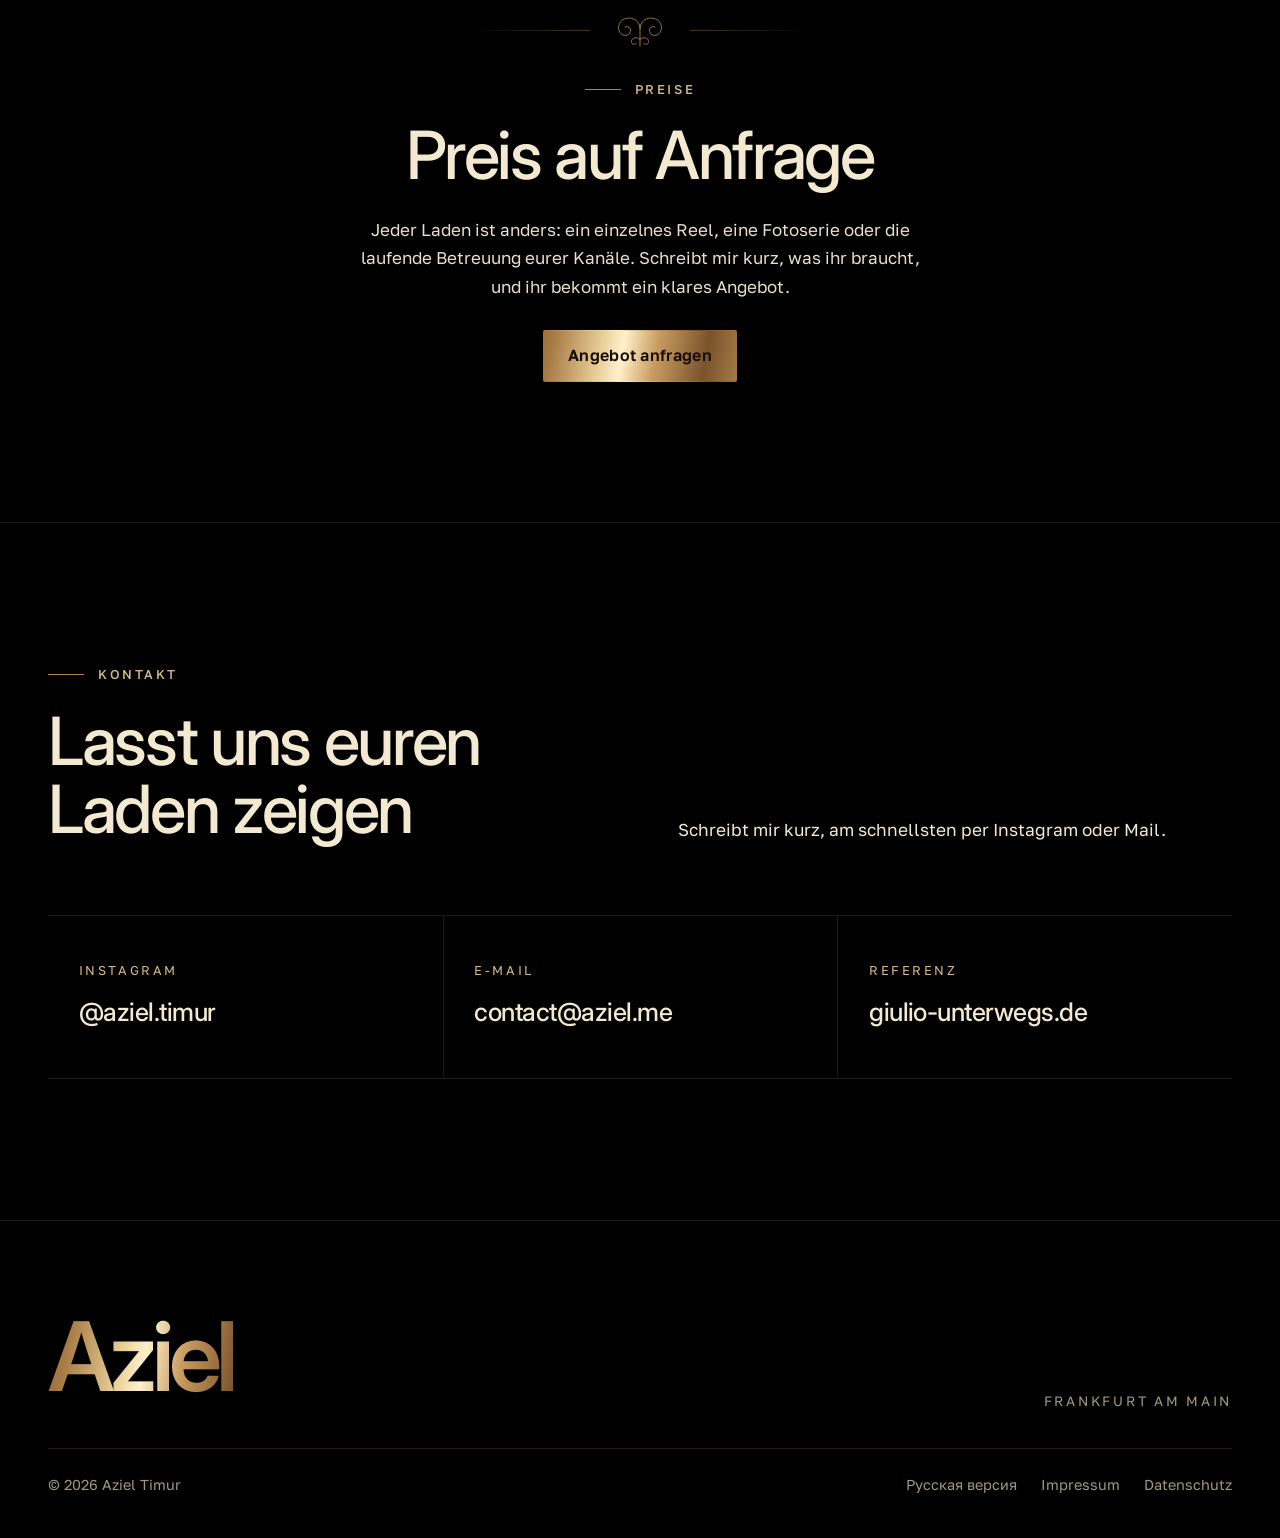
<file: content/index.html>
<!doctype html>
<html lang="de">
<head>
<meta charset="utf-8">
<meta name="viewport" content="width=device-width, initial-scale=1">
<title>Aziel Timur – Reels, Fotos & Videos für Frankfurter Läden</title>
<meta name="description" content="Aziel Timur, Fotograf und Videograf aus Frankfurt: Reels, Fotos und Social-Media-Betreuung für Restaurants, Cafés, Läden und Marken. Referenz: Giulio Unterwegs. Preis auf Anfrage.">
<meta name="theme-color" content="#000000">
<link rel="canonical" href="https://aziel.me/content/">
<meta property="og:type" content="website">
<meta property="og:url" content="https://aziel.me/content/">
<meta property="og:title" content="Aziel Timur – Reels, Fotos & Videos für Frankfurter Läden">
<meta property="og:description" content="Content Creator aus Frankfurt: vom ersten Bild bis zum fertigen Post. Preis auf Anfrage.">
<meta property="og:image" content="https://aziel.me/assets/img/og-home.jpg">
<meta property="og:locale" content="de_DE">
<meta name="twitter:card" content="summary_large_image">
<link rel="icon" href="../favicon.svg" type="image/svg+xml">
<link rel="preload" href="../assets/fonts/inter-display-600.woff" as="font" type="font/woff" crossorigin>
<link rel="preload" href="../assets/fonts/inter-display-500.woff" as="font" type="font/woff" crossorigin>
<link rel="preload" href="../assets/fonts/golos.woff" as="font" type="font/woff" crossorigin>
<link rel="stylesheet" href="../assets/css/style.css?v=202611211">
<script>document.documentElement.classList.add('js')</script>
<script type="application/ld+json">
{"@context":"https://schema.org","@type":"Person","name":"Aziel Timur","url":"https://aziel.me/content/","jobTitle":"Fotograf, Videograf und Content Creator","homeLocation":{"@type":"Place","name":"Frankfurt am Main"},"knowsLanguage":["de","ru","ky"],"sameAs":["https://www.instagram.com/aziel.timur"]}
</script>
</head>
<body class="content-seite">
<a class="skip" href="#main">Zum Inhalt</a>

<svg width="0" height="0" style="position:absolute" aria-hidden="true">
  <symbol id="orn" viewBox="0 0 120 60"><g fill="none" stroke="currentColor" stroke-width="1.6" stroke-linecap="round" stroke-linejoin="round"><path d="M60 58V26C60 12 48 4 36 6C22 8 16 22 22 32C27 41 40 40 42 31C44 24 37 19 32 23"/><path d="M60 26C60 12 72 4 84 6C98 8 104 22 98 32C93 41 80 40 78 31C76 24 83 19 88 23"/><path d="M60 46C54 40 44 42 44 50C44 55 50 57 53 53"/><path d="M60 46C66 40 76 42 76 50C76 55 70 57 67 53"/></g><circle cx="60" cy="20" r="1.6" fill="currentColor"/></symbol>
  <symbol id="play" viewBox="0 0 24 24"><path d="M5 3l16 9-16 9z"/></symbol>
</svg>

<header class="kopf" id="kopf">
  <div class="wrap">
    <a class="logo" href="./" aria-label="Aziel Timur – Content für Unternehmen"><span class="logo-marke">Aziel</span><span class="logo-zusatz">Timur</span></a>
    <button class="menue-knopf" type="button" aria-expanded="false" aria-controls="menue" aria-label="Menü"><span></span><span></span><span></span></button>
    <nav class="kopf-nav" id="menue" aria-label="Hauptmenü">
      <a href="#leistungen">Leistungen</a>
      <a href="#referenz">Referenz</a>
      <a href="#ueber-mich">Über mich</a>
      <a href="#ablauf">Ablauf</a>
      <a class="sprache" href="../" lang="ru" hreflang="ru" title="Русская версия">RU</a>
      <a class="btn btn--gold" href="#kontakt">Anfrage stellen</a>
    </nav>
  </div>
</header>

<main id="main">

<section class="hero" aria-label="Aziel Timur">
  <figure class="hero-bild">
    <picture>
      <source media="(max-width:760px)" srcset="../assets/img/hero-aziel-m.jpg">
      <img src="../assets/img/hero-aziel.jpg" alt="Aziel Timur, Fotograf und Videograf aus Frankfurt" fetchpriority="high">
    </picture>
  </figure>

  <svg class="siegel" viewBox="0 0 200 200" aria-hidden="true">
    <defs><path id="kreis" d="M100 100m-78 0a78 78 0 1 1 156 0a78 78 0 1 1-156 0"/></defs>
    <circle cx="100" cy="100" r="96" fill="#000" stroke="currentColor" stroke-opacity=".55"/>
    <circle cx="100" cy="100" r="62" fill="none" stroke="currentColor" stroke-opacity=".35"/>
    <g class="ring"><text font-family="Golos Text, sans-serif" font-size="12.5" letter-spacing="2.2" fill="currentColor"><textPath href="#kreis" textLength="486" lengthAdjust="spacing">REELS · FOTOS · VIDEOS · FRANKFURT AM MAIN ·</textPath></text></g>
    <use href="#orn" x="68" y="84" width="64" height="32" color="#d6bc88"/>
  </svg>

  <div class="wrap hero-inhalt">
    <div class="hero-text">
      <p class="eyebrow">Content Creator · Fotograf · Frankfurt</p>
      <p class="hero-lead">Ich mache Reels, Fotos und Videos für Restaurants, Cafés, Läden und Marken in Frankfurt – vom ersten Bild bis zum fertigen Post.</p>
      <a class="status" href="#referenz">Aktuell: Giulio Unterwegs – Folge&nbsp;3 ist online</a>
      <div class="hero-cta">
        <a class="btn btn--gold" href="#kontakt">Anfrage stellen</a>
        <a class="btn" href="#referenz"><svg viewBox="0 0 24 24" fill="currentColor" aria-hidden="true"><use href="#play"/></svg>Referenz ansehen</a>
      </div>
    </div>
  </div>

  <h1 class="wrap"><span class="marke" aria-hidden="true">Aziel</span><span class="sr-only">Aziel Timur – Reels, Fotos und Videos für Frankfurter Läden</span></h1>
</section>

<div class="zahlen">
  <ul class="wrap">
    <li class="auftauchen"><strong>600&nbsp;000+</strong><span>Aufrufe meiner Musikvideos auf YouTube</span></li>
    <li class="auftauchen" data-verzoegerung="1"><strong>13&nbsp;Folgen</strong><span>Giulio Unterwegs gedreht</span></li>
    <li class="auftauchen" data-verzoegerung="2"><strong>TV</strong><span>ein Clip lief im Musikfernsehen in Kasachstan</span></li>
    <li class="auftauchen" data-verzoegerung="3"><strong>3&nbsp;Sprachen</strong><span>Deutsch, Russisch und Kirgisisch</span></li>
  </ul>
</div>

<!-- ================= LEISTUNGEN ================= -->
<section class="abschnitt" id="leistungen" aria-labelledby="leistungen-h">
  <div class="wrap">
    <div class="abschnitt-kopf">
      <div>
        <p class="eyebrow auftauchen">Leistungen</p>
        <h2 class="titel auftauchen" id="leistungen-h">Was ich für euch mache</h2>
      </div>
      <p class="lead auftauchen" data-verzoegerung="1">Ihr kümmert euch um euren Laden, ich um die Bilder. Ein einzelnes Reel, eine Fotoserie oder die laufende Betreuung eurer Kanäle.</p>
    </div>
    <ul class="leistung-raster">
      <li class="auftauchen">
        <h3>Reels &amp; Kurzvideos</h3>
        <p>Für Instagram, TikTok und YouTube Shorts: Hook, Dreh, Schnitt, Musik und Untertitel. Reels, die man bis zum Ende schaut.</p>
      </li>
      <li class="auftauchen" data-verzoegerung="1">
        <h3>Fotos</h3>
        <p>Essen, Räume, Team und Produkte. Bilder für Instagram, Website und Speisekarte, die Lust auf euren Laden machen.</p>
      </li>
      <li class="auftauchen">
        <h3>Social-Media-Betreuung</h3>
        <p>Planung, Captions, Hashtags und die richtigen Posting-Zeiten, damit euer Kanal regelmäßig läuft und wächst.</p>
      </li>
      <li class="auftauchen" data-verzoegerung="1">
        <h3>Imagefilm &amp; Musikvideo</h3>
        <p>Längere Formate mit Konzept und Regie, von der ersten Idee bis zum fertigen Film.</p>
      </li>
    </ul>
  </div>
</section>

<!-- ================= REFERENZ ================= -->
<section class="abschnitt abschnitt--linie" id="referenz" aria-labelledby="referenz-h">
  <div class="wrap">
    <div class="tafel-box referenz-box auftauchen">
      <figure class="bild">
        <a href="https://www.instagram.com/reel/Df-cqggRraO/" target="_blank" rel="noopener" aria-label="Folge 1 von Giulio Unterwegs auf Instagram ansehen">
          <img src="../assets/img/giulio-folge-01.jpg" alt="Titelbild von Giulio Unterwegs, Folge 1: Koch Giulio winkt vor dem Thai-Restaurant Rama V in Frankfurt" width="720" height="1280" loading="lazy">
        </a>
      </figure>
      <div class="inhalt">
        <p class="eyebrow">Referenz</p>
        <h2 class="titel" id="referenz-h">Giulio Unterwegs</h2>
        <p>Ein Videoformat mit Koch Giulio, F.A.Z.-Pizza-Testsieger 2021: Er testet Frankfurts Restaurants, Läden und Dienstleister. Ich mache Konzept, Kamera, Schnitt und betreue die Kanäle. 13&nbsp;Folgen sind schon gedreht.</p>
        <!--
          NEUE FOLGE: eine Zeile kopieren, Nummer, Laden und Instagram-Link anpassen.
          <li><span>Folge 02 · Name des Ladens</span><b><a href="https://www.instagram.com/reel/…/" target="_blank" rel="noopener">Ansehen →</a></b></li>
        -->
        <ul class="folgen-liste">
          <li><span>Folge 01 · Rama V <small>Thai · Konstablerwache</small></span><b><a href="https://www.instagram.com/reel/Df-cqggRraO/" target="_blank" rel="noopener">Ansehen <span aria-hidden="true">→</span></a></b></li>
          <li><span>Folge 02 · IrNi <small>Brunch · Osthafen</small></span><b><a href="https://www.instagram.com/reel/DgA4osDx5eR/" target="_blank" rel="noopener">Ansehen <span aria-hidden="true">→</span></a></b></li>
          <li><span>Folge 03 · La Trinca <small>Spanisch · Sachsenhausen</small></span><b><a href="https://www.instagram.com/reel/DgITncLx686/" target="_blank" rel="noopener">Ansehen <span aria-hidden="true">→</span></a></b></li>
        </ul>
        <div class="hero-cta">
          <a class="btn btn--gold" href="https://www.instagram.com/giulio_unterwegs" target="_blank" rel="noopener">@giulio_unterwegs</a>
          <a class="btn" href="https://giulio-unterwegs.de" target="_blank" rel="noopener">giulio-unterwegs.de</a>
        </div>
      </div>
    </div>
  </div>
</section>

<!-- ================= ÜBER MICH ================= -->
<section class="abschnitt abschnitt--linie" id="ueber-mich" aria-labelledby="ich-h">
  <div class="wrap">
    <div class="ich-raster">
      <div class="ich-text">
        <p class="eyebrow auftauchen">Über mich</p>
        <h2 class="titel auftauchen" id="ich-h">Bilder, die man nicht wegwischt</h2>
        <p class="lead auftauchen">Ich bin Aziel Timur, Fotograf und Videograf aus Frankfurt.</p>
        <p class="auftauchen">Mit meinen Musikvideos habe ich über 600.000 Aufrufe auf YouTube erreicht, ein Clip lief sogar im Musikfernsehen. Dort habe ich gelernt, worauf es ankommt: Menschen in den ersten Sekunden zu packen und bis zum Ende dranzuhalten.</p>
        <p class="auftauchen">Genau das mache ich heute für Läden und Marken: Bilder mit Gefühl, Schnitt mit Rhythmus und ein Hook, der hängen bleibt. Auf Wunsch auch auf Russisch oder Kirgisisch, für die Community in Frankfurt und darüber hinaus.</p>
      </div>
      <figure class="rahmen ich-bild auftauchen" data-verzoegerung="1">
        <img src="../assets/img/aziel-frankfurt.jpg" alt="Aziel Timur in Frankfurt vor einer Baumskulptur" loading="lazy">
      </figure>
    </div>
  </div>
</section>

<!-- ================= ABLAUF ================= -->
<section class="abschnitt abschnitt--linie" id="ablauf" aria-labelledby="ablauf-h">
  <div class="wrap">
    <div class="abschnitt-kopf">
      <div>
        <p class="eyebrow auftauchen">Ablauf</p>
        <h2 class="titel auftauchen" id="ablauf-h">So einfach geht's</h2>
      </div>
      <p class="lead auftauchen" data-verzoegerung="1">Ihr müsst nichts vorbereiten. Ich komme zu euch, und ihr bekommt fertige Inhalte, die ihr direkt posten könnt.</p>
    </div>
    <ol class="weg-liste">
      <li class="auftauchen">
        <span class="weg-nr metall-text">01</span>
        <h3>Anfrage</h3>
        <p>Schreibt mir kurz per Mail oder Instagram, was ihr braucht und wofür.</p>
      </li>
      <li class="auftauchen" data-verzoegerung="1">
        <span class="weg-nr metall-text">02</span>
        <h3>Idee &amp; Angebot</h3>
        <p>Wir sprechen über euren Laden, ich schlage Ideen vor und ihr bekommt ein klares Angebot.</p>
      </li>
      <li class="auftauchen" data-verzoegerung="2">
        <span class="weg-nr metall-text">03</span>
        <h3>Dreh vor Ort</h3>
        <p>Ich komme mit der Kamera zu euch und störe den Betrieb so wenig wie möglich.</p>
      </li>
      <li class="auftauchen" data-verzoegerung="3">
        <span class="weg-nr metall-text">04</span>
        <h3>Fertig zum Posten</h3>
        <p>Ihr bekommt geschnittene Reels und bearbeitete Fotos, auf Wunsch mit Caption und Hashtags.</p>
      </li>
    </ol>
  </div>
</section>

<!-- ================= PREIS ================= -->
<section class="abschnitt abschnitt--linie partner" id="preis" aria-labelledby="preis-h">
  <div class="wrap">
    <div class="ornament auftauchen" aria-hidden="true" style="margin-bottom:32px"><svg viewBox="0 0 120 60"><use href="#orn"/></svg></div>
    <p class="eyebrow auftauchen" style="justify-content:center">Preise</p>
    <h2 class="titel auftauchen" id="preis-h">Preis auf Anfrage</h2>
    <p class="auftauchen">Jeder Laden ist anders: ein einzelnes Reel, eine Fotoserie oder die laufende Betreuung eurer Kanäle. Schreibt mir kurz, was ihr braucht, und ihr bekommt ein klares Angebot.</p>
    <div class="hero-cta auftauchen">
      <a class="btn btn--gold" href="mailto:contact@aziel.me?subject=Anfrage%20Content">Angebot anfragen</a>
    </div>
  </div>
</section>

<!-- ================= KONTAKT ================= -->
<section class="abschnitt abschnitt--linie" id="kontakt" aria-labelledby="kontakt-h">
  <div class="wrap">
    <div class="abschnitt-kopf">
      <div>
        <p class="eyebrow auftauchen">Kontakt</p>
        <h2 class="titel auftauchen" id="kontakt-h">Lasst uns euren Laden zeigen</h2>
      </div>
      <p class="lead auftauchen" data-verzoegerung="1">Schreibt mir kurz, am schnellsten per Instagram oder Mail.</p>
    </div>
    <ul class="kontakt-liste">
      <li class="auftauchen"><a href="https://www.instagram.com/aziel.timur" rel="noopener"><span>Instagram</span><strong>@aziel.timur</strong></a></li>
      <li class="auftauchen" data-verzoegerung="1"><a href="mailto:contact@aziel.me?subject=Anfrage%20Content"><span>E-Mail</span><strong>contact@aziel.me</strong></a></li>
      <li class="auftauchen" data-verzoegerung="2"><a href="https://giulio-unterwegs.de" rel="noopener"><span>Referenz</span><strong>giulio-unterwegs.de</strong></a></li>
    </ul>
  </div>
</section>

</main>

<footer class="fuss">
  <div class="wrap">
    <div class="fuss-oben">
      <span class="fuss-marke metall-text">Aziel</span>
      <p class="fuss-ort">Frankfurt am Main</p>
    </div>
    <div class="fuss-unten">
      <span>© 2026 Aziel Timur</span>
      <nav aria-label="Rechtliches">
        <a href="../" lang="ru" hreflang="ru">Русская версия</a>
        <a href="../impressum.html">Impressum</a>
        <a href="../datenschutz.html">Datenschutz</a>
      </nav>
    </div>
  </div>
</footer>

<script src="../assets/js/main.js?v=202611122" defer></script>
</body>
</html>
</file>
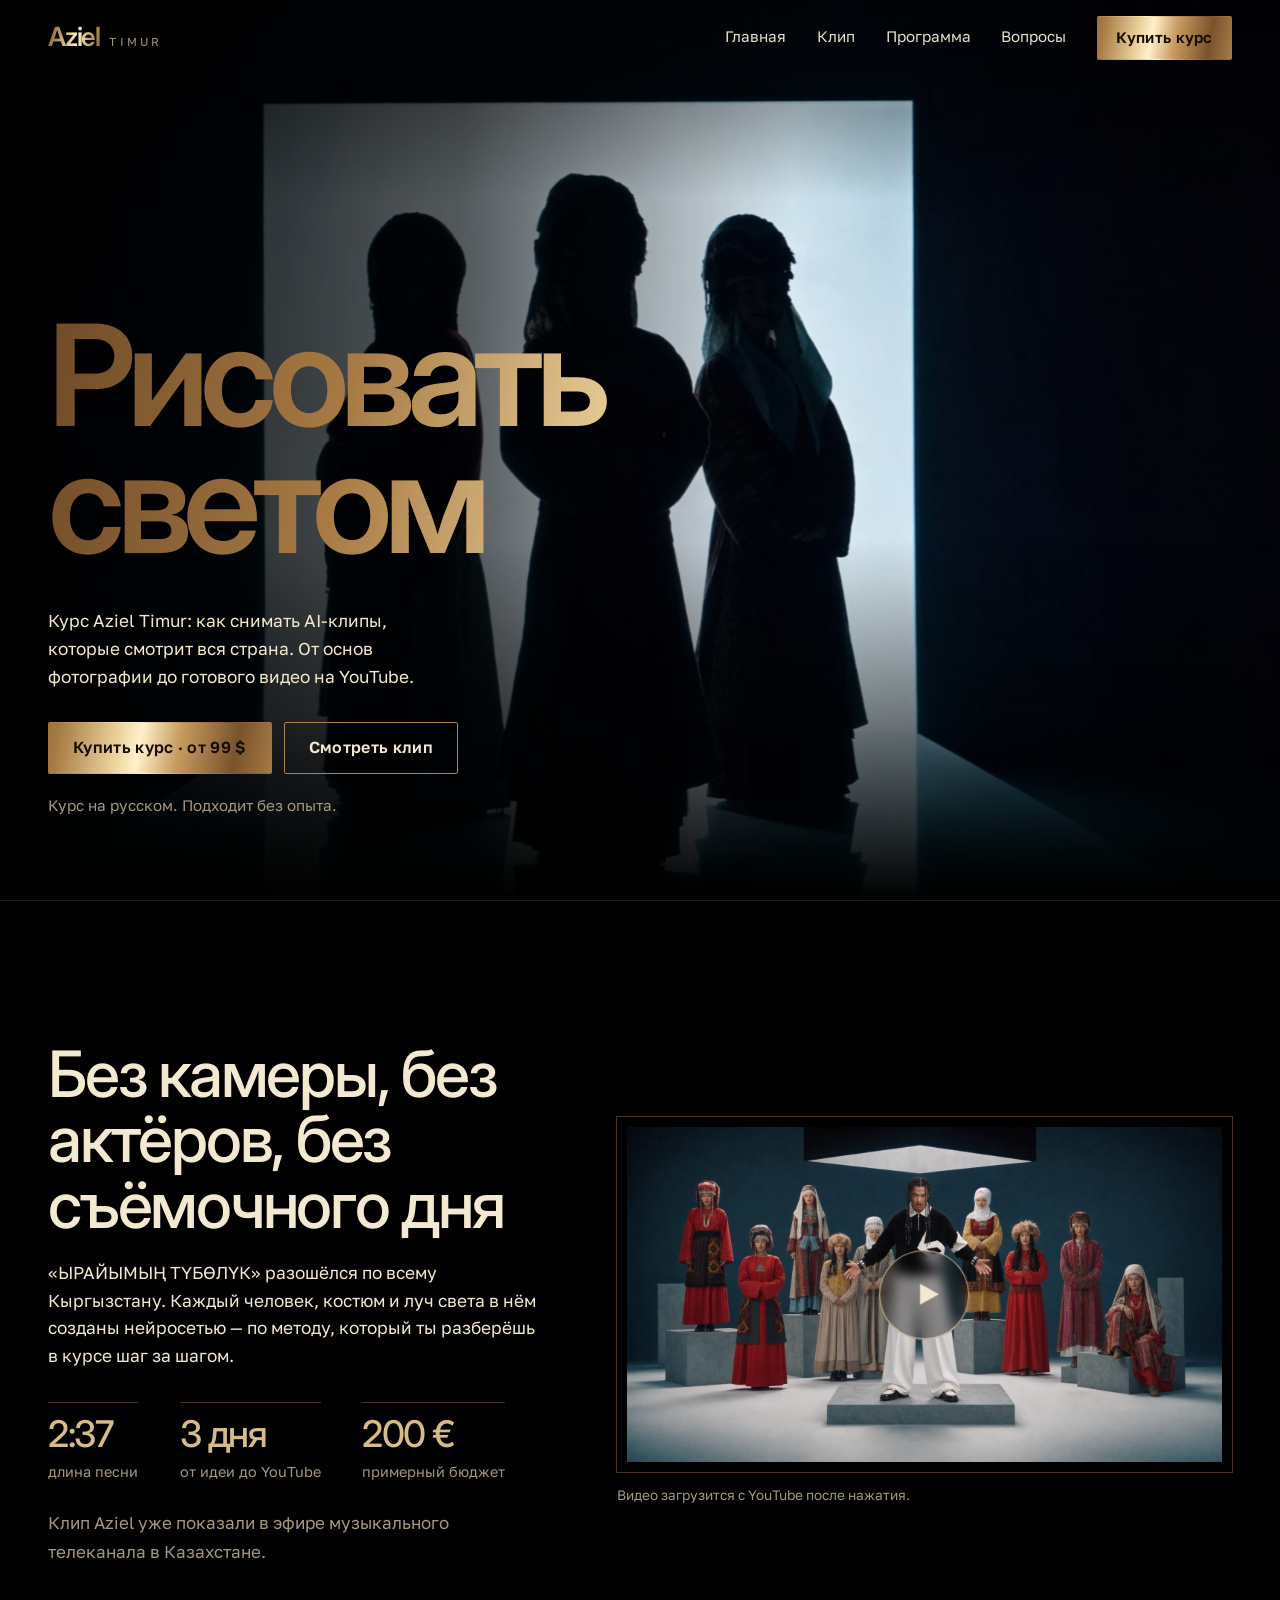
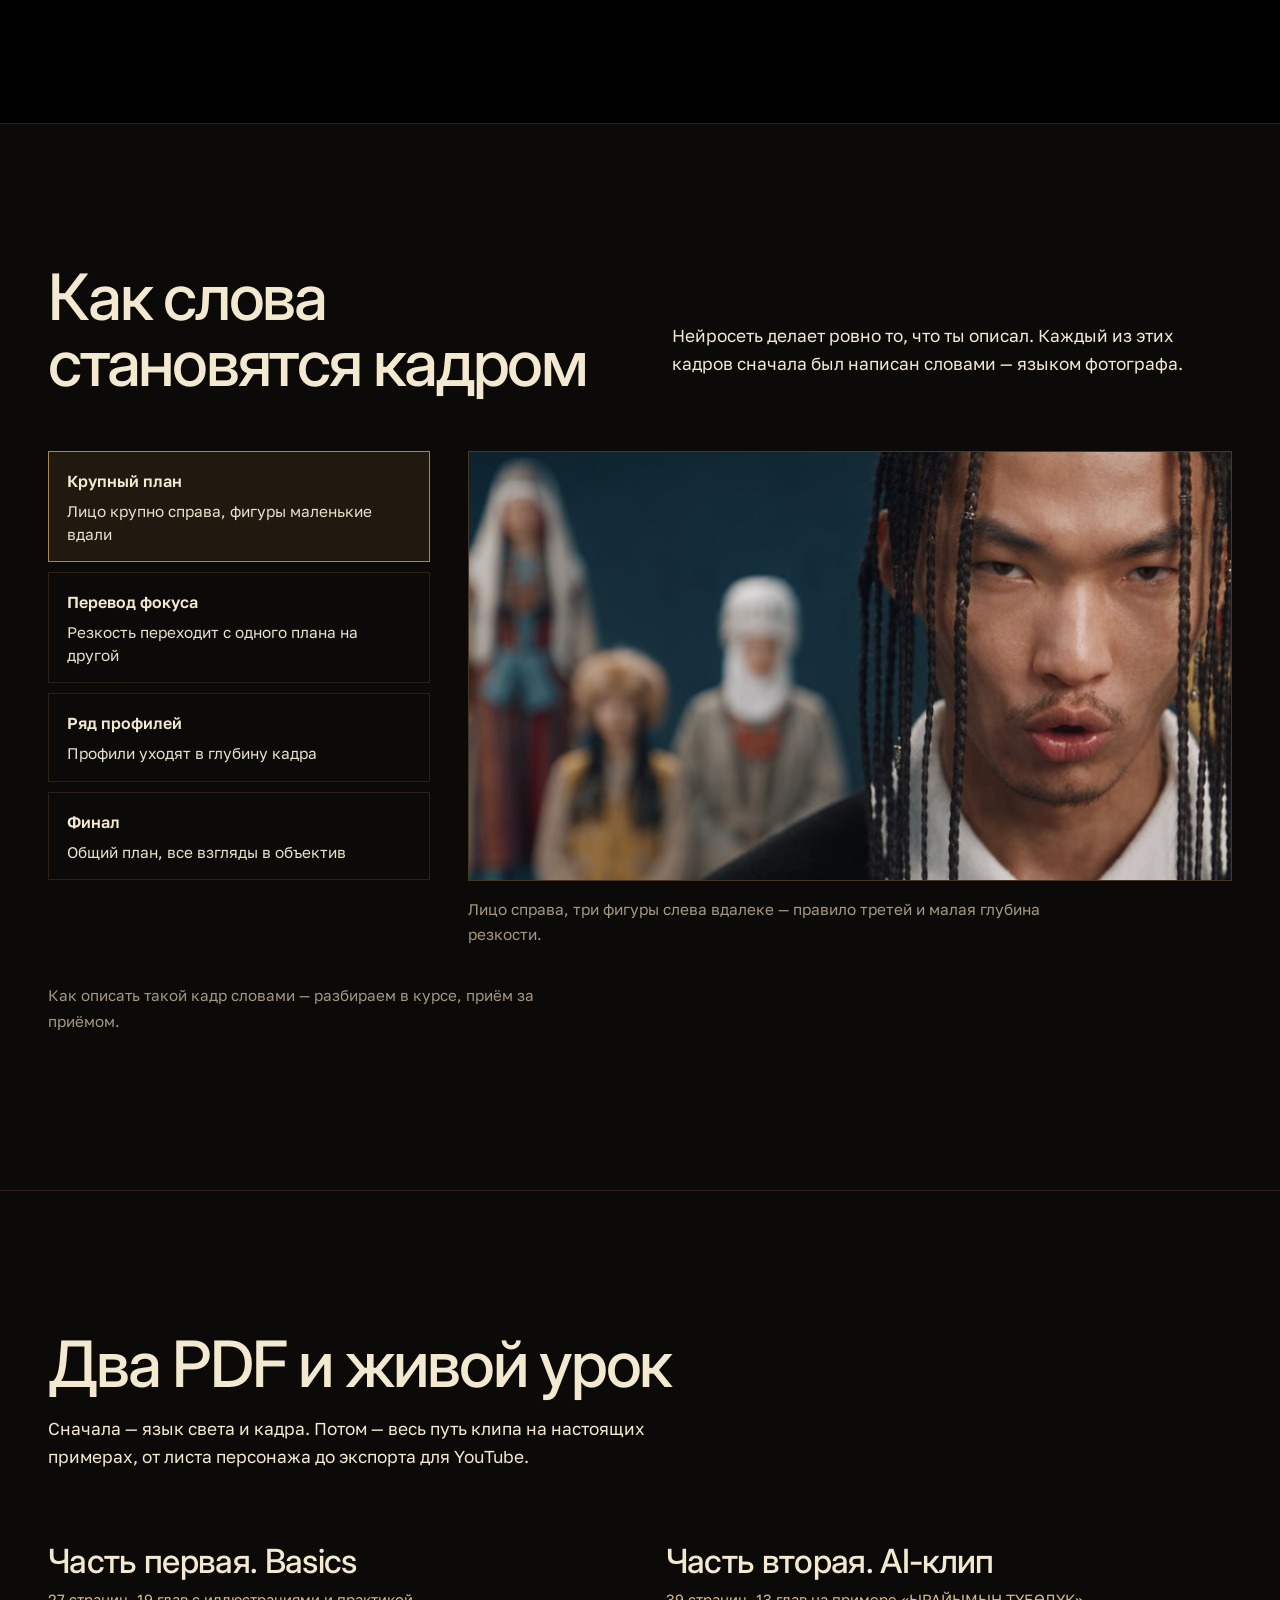
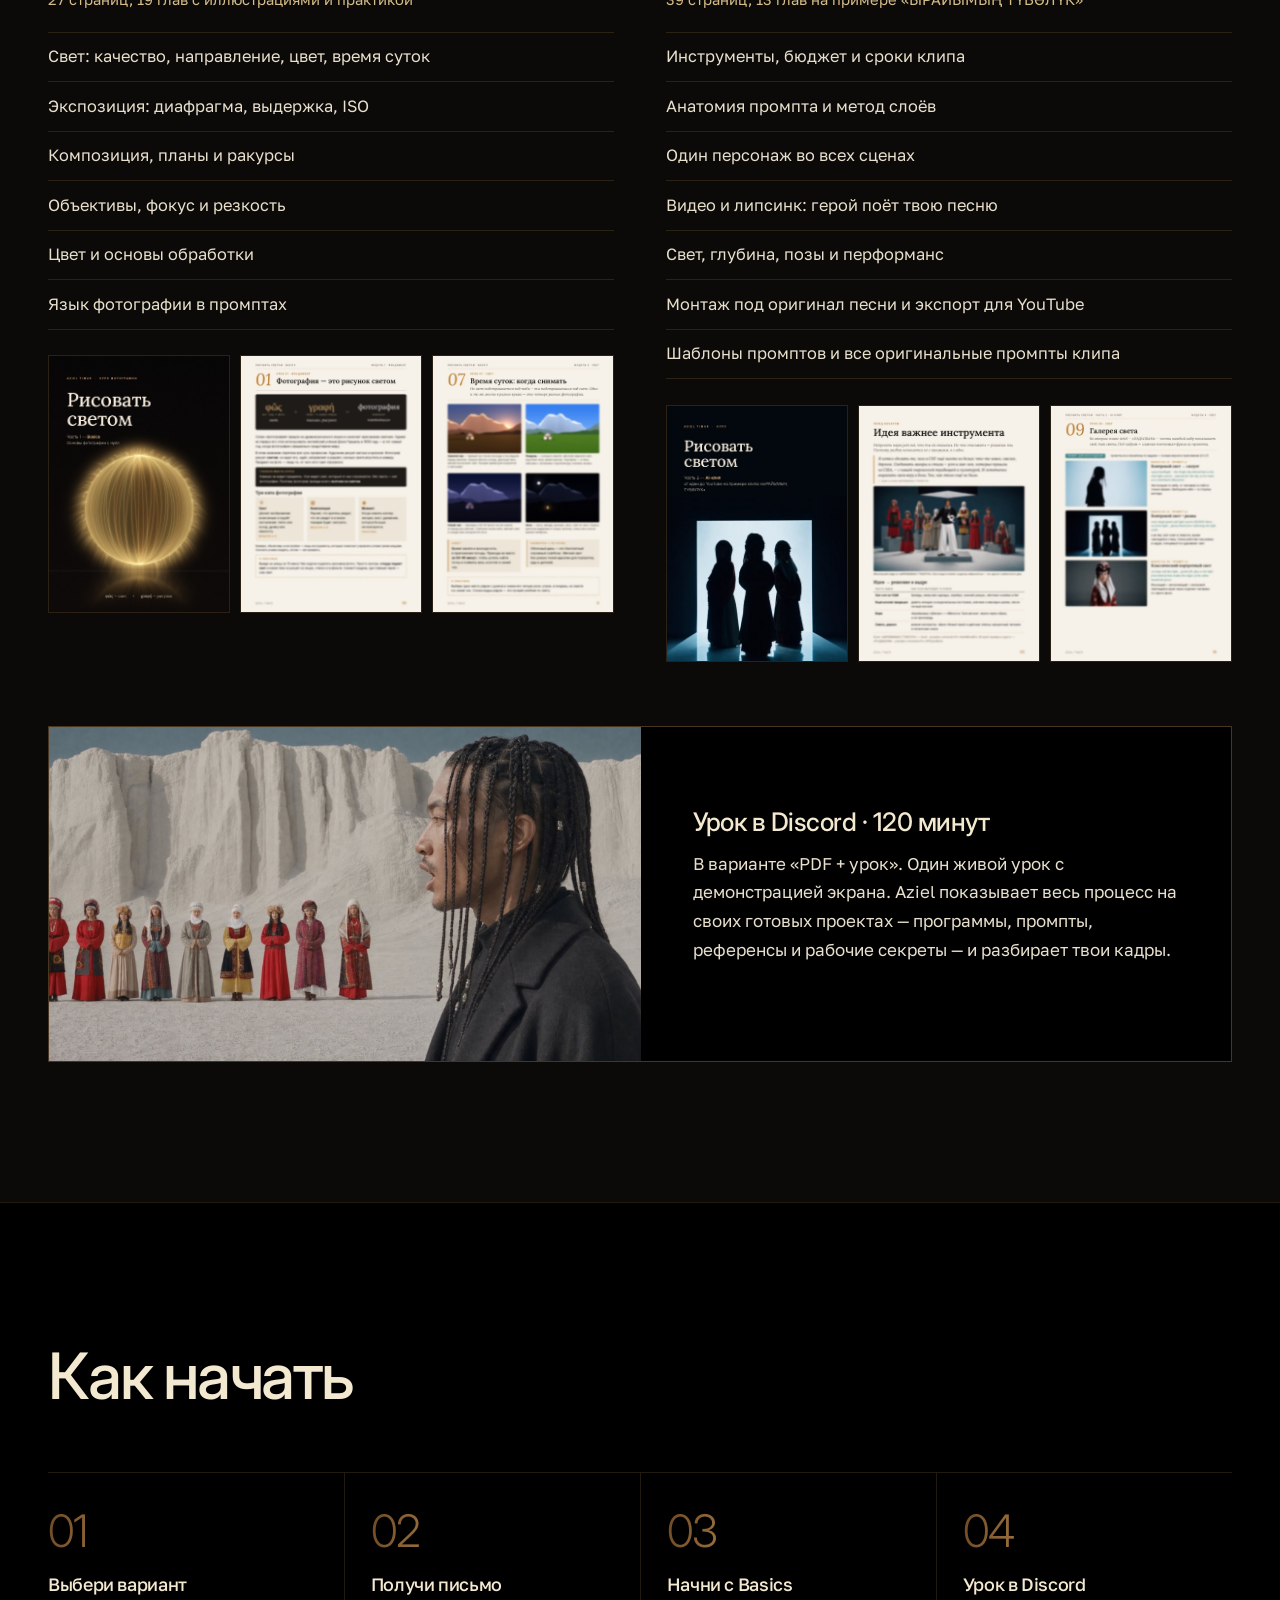
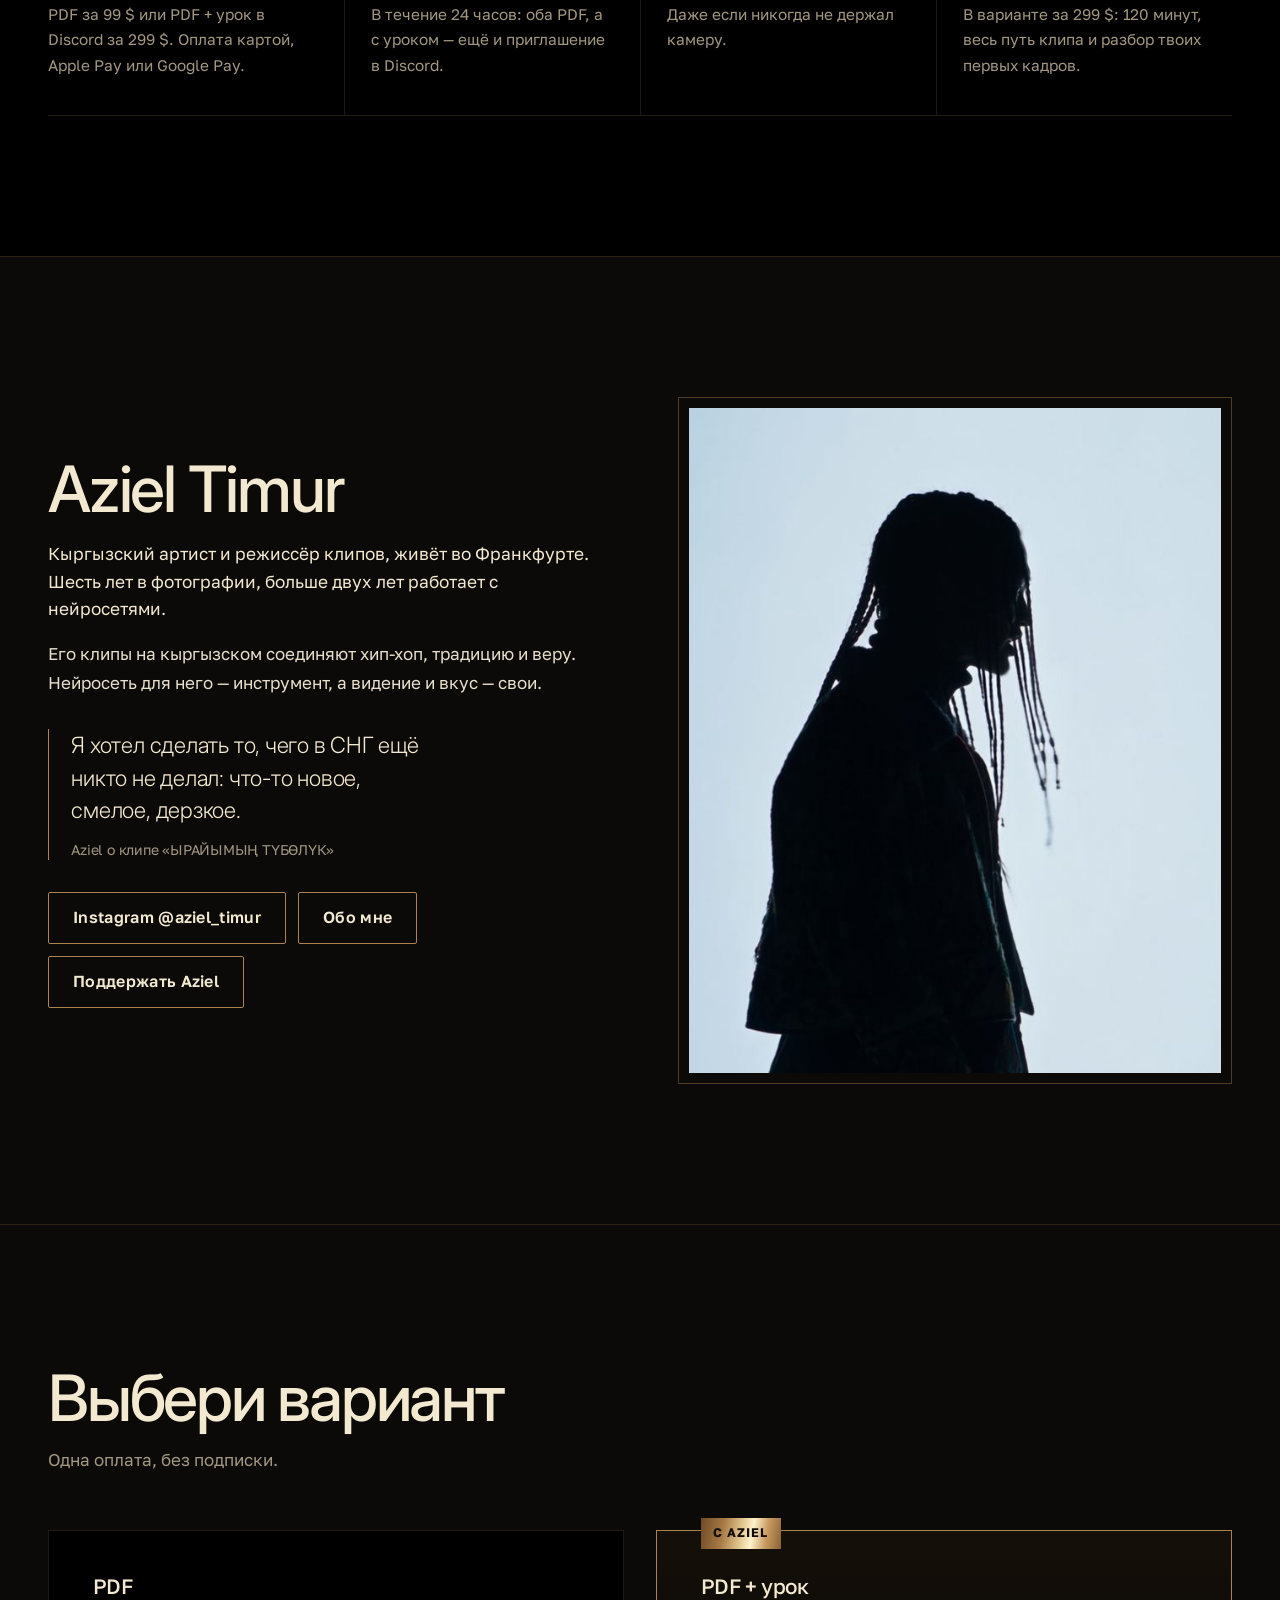
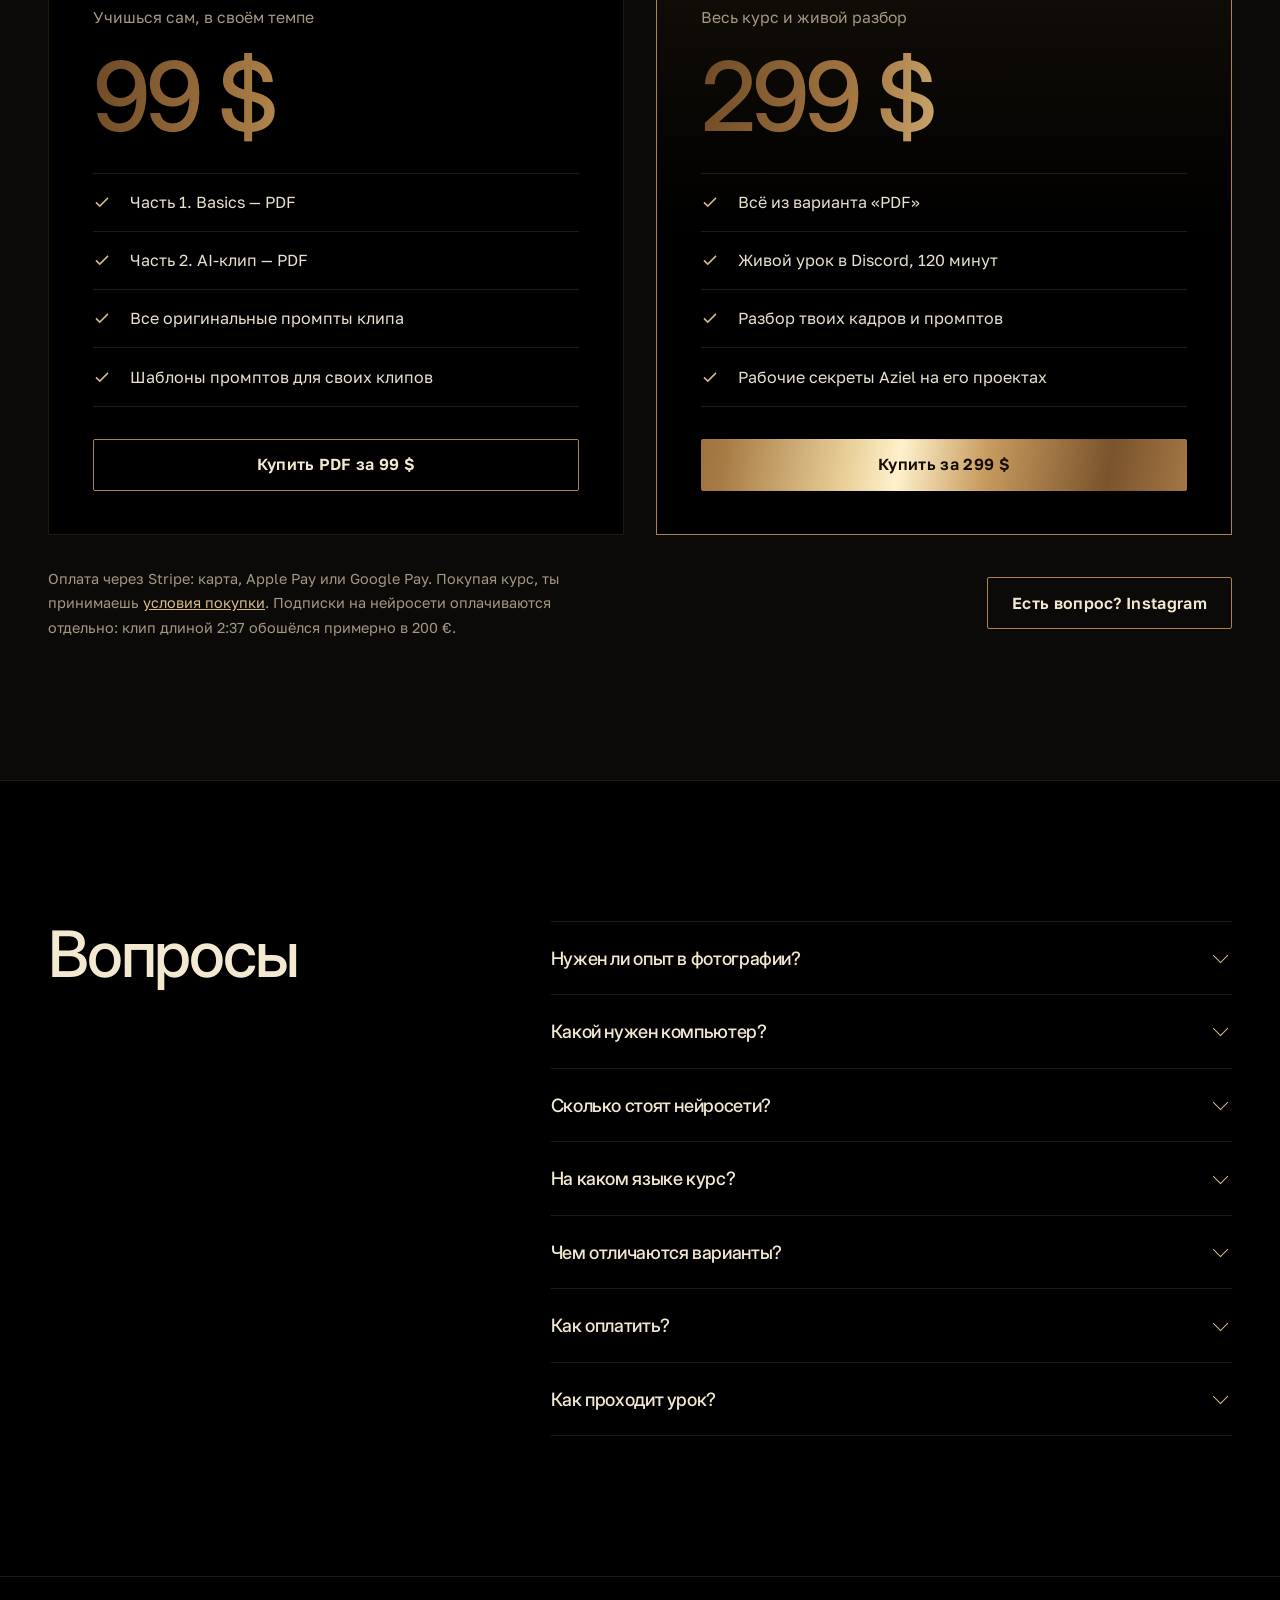
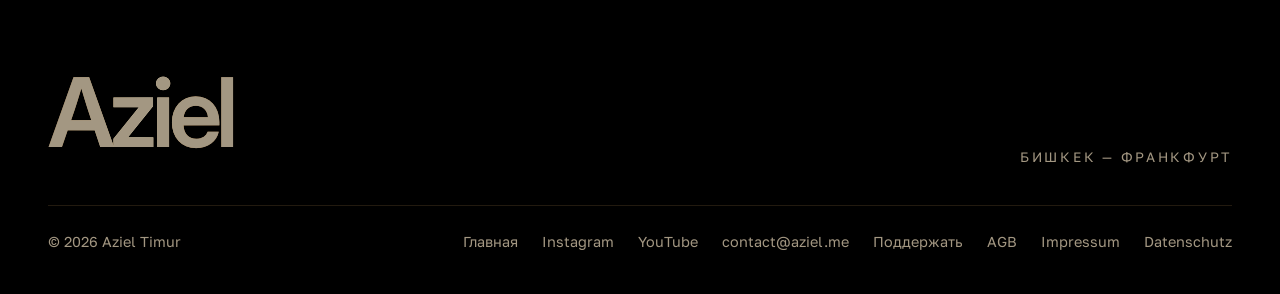
<file: kurs/index.html>
<!doctype html>
<html lang="ru">
<head>
<meta charset="utf-8">
<meta name="viewport" content="width=device-width, initial-scale=1">
<title>Рисовать светом — курс Aziel Timur по AI-клипам</title>
<meta name="description" content="Курс Aziel Timur: от основ фотографии до AI-клипа на YouTube. Два PDF и живой урок в Discord на 120 минут на примере клипа «ЫРАЙЫМЫҢ ТҮБӨЛҮК».">
<meta name="theme-color" content="#000000">
<link rel="canonical" href="https://aziel.me/kurs/">
<meta property="og:type" content="website">
<meta property="og:url" content="https://aziel.me/kurs/">
<meta property="og:title" content="Рисовать светом — курс Aziel Timur">
<meta property="og:description" content="Как снимать AI-клипы, которые смотрит вся страна. От основ фотографии до готового видео на YouTube.">
<meta property="og:image" content="https://aziel.me/assets/img/og.jpg">
<meta property="og:locale" content="ru_RU">
<meta name="twitter:card" content="summary_large_image">
<link rel="icon" href="../favicon.svg" type="image/svg+xml">
<link rel="preload" href="../assets/fonts/inter-display-500.woff" as="font" type="font/woff" crossorigin>
<link rel="preload" href="../assets/fonts/golos.woff" as="font" type="font/woff" crossorigin>
<link rel="stylesheet" href="../assets/css/style.css?v=202611211">
<script type="application/ld+json">
{"@context":"https://schema.org","@type":"Course","name":"Рисовать светом","description":"Курс по фотографии и AI-клипам: два PDF и живой урок в Discord на 120 минут.","inLanguage":"ru","provider":{"@type":"Person","name":"Aziel Timur","url":"https://aziel.me","sameAs":["https://www.instagram.com/aziel_timur"]},"offers":{"@type":"AggregateOffer","lowPrice":"99","highPrice":"299","offerCount":"2","priceCurrency":"USD","url":"https://aziel.me/kurs/#price","availability":"https://schema.org/InStock"}}
</script>
</head>
<body class="kurs">
<a class="skip" href="#main">К содержанию</a>

<header class="kopf" id="kopf">
  <div class="wrap">
    <a class="logo" href="../" aria-label="Aziel Timur — на главную"><span class="logo-marke">Aziel</span><span class="logo-zusatz">Timur</span></a>
    <button class="menue-knopf" type="button" aria-expanded="false" aria-controls="menue" aria-label="Меню"><span></span><span></span><span></span></button>
    <nav class="kopf-nav" id="menue" aria-label="Меню курса">
      <a href="../">Главная</a>
      <a href="#clip">Клип</a>
      <a href="#program">Программа</a>
      <a href="#faq">Вопросы</a>
      <a class="btn btn--gold" href="#price">Купить курс</a>
    </nav>
  </div>
</header>

<main id="main">

<section class="kurs-hero" id="top">
  <picture>
    <source media="(max-width:700px)" srcset="../assets/img/hero-portal-m.jpg">
    <img src="../assets/img/hero-portal.jpg" alt="Три женщины в кыргызских национальных костюмах — силуэты на фоне светящегося проёма. Кадр из клипа Aziel." fetchpriority="high">
  </picture>
  <div class="wrap">
    <h1>Рисовать светом</h1>
    <p class="lead">Курс Aziel Timur: как снимать AI-клипы, которые смотрит вся страна. От основ фотографии до готового видео на YouTube.</p>
    <div class="actions">
      <a class="btn btn--gold" href="#price">Купить курс · от 99 $</a>
      <a class="btn" href="#clip">Смотреть клип</a>
    </div>
    <p class="note">Курс на русском. Подходит без опыта.</p>
  </div>
</section>

<section class="clip" id="clip">
  <div class="wrap grid">
    <div>
      <h2>Без камеры, без актёров, без съёмочного дня</h2>
      <p class="lead">«ЫРАЙЫМЫҢ ТҮБӨЛҮК» разошёлся по всему Кыргызстану. Каждый человек, костюм и луч света в нём созданы нейросетью — по методу, который ты разберёшь в курсе шаг за шагом.</p>
      <dl class="facts">
        <div><dt>2:37</dt><dd>длина песни</dd></div>
        <div><dt>3 дня</dt><dd>от идеи до YouTube</dd></div>
        <div><dt>200 €</dt><dd>примерный бюджет</dd></div>
      </dl>
      <p class="muted">Клип Aziel уже показали в эфире музыкального телеканала в Казахстане.</p>
    </div>
    <div>
      <div class="video" id="video">
        <button type="button" aria-label="Смотреть клип «ЫРАЙЫМЫҢ ТҮБӨЛҮК» на YouTube">
          <img src="../assets/img/clip-final.jpg" alt="" loading="lazy">
          <span class="play"><svg viewBox="0 0 24 24" aria-hidden="true"><path d="M5 3l16 9-16 9z"/></svg></span>
        </button>
      </div>
      <p class="video-cap">Видео загрузится с YouTube после нажатия.</p>
    </div>
  </div>
</section>

<section class="frames" aria-labelledby="frames-h">
  <div class="wrap">
    <div class="head">
      <h2 id="frames-h">Как слова становятся кадром</h2>
      <p class="lead">Нейросеть делает ровно то, что ты описал. Каждый из этих кадров сначала был написан словами — языком фотографа.</p>
    </div>
    <div class="stage">
      <ul class="picker" role="list">
        <li><button type="button" aria-pressed="true" data-i="0"><span class="name">Крупный план</span><span class="line">Лицо крупно справа, фигуры маленькие вдали</span></button></li>
        <li><button type="button" aria-pressed="false" data-i="1"><span class="name">Перевод фокуса</span><span class="line">Резкость переходит с одного плана на другой</span></button></li>
        <li><button type="button" aria-pressed="false" data-i="2"><span class="name">Ряд профилей</span><span class="line">Профили уходят в глубину кадра</span></button></li>
        <li><button type="button" aria-pressed="false" data-i="3"><span class="name">Финал</span><span class="line">Общий план, все взгляды в объектив</span></button></li>
      </ul>
      <figure class="screen">
        <div class="frame">
          <img class="on" src="../assets/img/shot-closeup.jpg" alt="Крупный план героя справа, три женщины размыты слева вдалеке">
          <img src="../assets/img/shot-rackfocus.jpg" alt="Профиль героя в фокусе, женщины размыты за ним" loading="lazy">
          <img src="../assets/img/shot-profiles.jpg" alt="Ряд женских профилей в национальных головных уборах, уходящий в глубину" loading="lazy">
          <img src="../assets/img/clip-final.jpg" alt="Герой с раскрытыми руками перед девятью женщинами в студии" loading="lazy">
        </div>
        <figcaption id="frame-cap" aria-live="polite">Лицо справа, три фигуры слева вдалеке — правило третей и малая глубина резкости.</figcaption>
      </figure>
    </div>
    <p class="foot">Как описать такой кадр словами — разбираем в курсе, приём за приёмом.</p>
  </div>
</section>

<section class="program light" id="program">
  <div class="wrap">
    <h2>Два PDF и живой урок</h2>
    <p class="lead">Сначала — язык света и кадра. Потом — весь путь клипа на настоящих примерах, от листа персонажа до экспорта для YouTube.</p>
    <div class="parts">
      <article class="part">
        <h3>Часть первая. Basics</h3>
        <p class="meta">27 страниц, 19 глав с иллюстрациями и практикой</p>
        <ul>
          <li>Свет: качество, направление, цвет, время суток</li>
          <li>Экспозиция: диафрагма, выдержка, ISO</li>
          <li>Композиция, планы и ракурсы</li>
          <li>Объективы, фокус и резкость</li>
          <li>Цвет и основы обработки</li>
          <li>Язык фотографии в промптах</li>
        </ul>
        <div class="pages">
          <img src="../assets/img/pv1-1.jpg" alt="Обложка первой части курса" loading="lazy">
          <img src="../assets/img/pv1-4.jpg" alt="Первая глава: фотография — это рисунок светом" loading="lazy">
          <img src="../assets/img/pv1-11.jpg" alt="Глава о времени суток для съёмки" loading="lazy">
        </div>
      </article>
      <article class="part">
        <h3>Часть вторая. AI-клип</h3>
        <p class="meta">39 страниц, 13 глав на примере «ЫРАЙЫМЫҢ ТҮБӨЛҮК»</p>
        <ul>
          <li>Инструменты, бюджет и сроки клипа</li>
          <li>Анатомия промпта и метод слоёв</li>
          <li>Один персонаж во всех сценах</li>
          <li>Видео и липсинк: герой поёт твою песню</li>
          <li>Свет, глубина, позы и перформанс</li>
          <li>Монтаж под оригинал песни и экспорт для YouTube</li>
          <li>Шаблоны промптов и все оригинальные промпты клипа</li>
        </ul>
        <div class="pages">
          <img src="../assets/img/pv2-1.jpg" alt="Обложка второй части курса" loading="lazy">
          <img src="../assets/img/pv2-2.jpg" alt="Вступление: идея важнее инструмента" loading="lazy">
          <img src="../assets/img/pv2-16.jpg" alt="Глава «Галерея света»" loading="lazy">
        </div>
      </article>
    </div>
    <div class="live">
      <img src="../assets/img/desert-planes.jpg" alt="Герой в профиле на первом плане, девять женщин в национальных костюмах перед меловой скалой" loading="lazy">
      <div class="txt">
        <h3>Урок в Discord · 120 минут</h3>
        <p>В варианте «PDF + урок». Один живой урок с демонстрацией экрана. Aziel показывает весь процесс на своих готовых проектах — программы, промпты, референсы и рабочие секреты — и разбирает твои кадры.</p>
      </div>
    </div>
  </div>
</section>

<section class="how" aria-labelledby="how-h">
  <div class="wrap">
    <h2 id="how-h">Как начать</h2>
    <ol class="steps">
      <li><h3>Выбери вариант</h3><p>PDF за 99 $ или PDF + урок в Discord за 299 $. Оплата картой, Apple Pay или Google Pay.</p></li>
      <li><h3>Получи письмо</h3><p>В течение 24 часов: оба PDF, а с уроком — ещё и приглашение в Discord.</p></li>
      <li><h3>Начни с Basics</h3><p>Даже если никогда не держал камеру.</p></li>
      <li><h3>Урок в Discord</h3><p>В варианте за 299 $: 120 минут, весь путь клипа и разбор твоих первых кадров.</p></li>
    </ol>
  </div>
</section>

<section class="about light" aria-labelledby="about-h">
  <div class="wrap grid">
    <div>
      <h2 id="about-h">Aziel Timur</h2>
      <p class="lead" style="margin-top:1.2rem">Кыргызский артист и режиссёр клипов, живёт во Франкфурте. Шесть лет в фотографии, больше двух лет работает с нейросетями.</p>
      <p>Его клипы на кыргызском соединяют хип-хоп, традицию и веру. Нейросеть для него — инструмент, а видение и вкус — свои.</p>
      <blockquote>Я хотел сделать то, чего в СНГ ещё никто не делал: что-то новое, смелое, дерзкое.<footer>Aziel о клипе «ЫРАЙЫМЫҢ ТҮБӨЛҮК»</footer></blockquote>
      <p style="margin-top:2rem; display:flex; flex-wrap:wrap; gap:12px"><a class="btn" href="https://www.instagram.com/aziel_timur" rel="noopener">Instagram @aziel_timur</a><a class="btn" href="../#obo-mne">Обо мне</a><a class="btn" href="../support/">Поддержать Aziel</a></p>
    </div>
    <figure><img src="../assets/img/about-silhouette.jpg" alt="Силуэт героя клипов Aziel на фоне светлого неба — кадр из клипа «ПАДЫШАМ»" loading="lazy"></figure>
  </div>
</section>

<section class="price" id="price" aria-labelledby="price-h">
  <div class="wrap">
    <h2 id="price-h">Выбери вариант</h2>
    <p class="muted" style="margin-top:1rem">Одна оплата, без подписки.</p>
    <div class="plans">
      <article class="plan">
        <h3>PDF</h3>
        <p class="plan-sub">Учишься сам, в своём темпе</p>
        <div class="amount">99 $</div>
        <ul class="incl">
          <li><svg viewBox="0 0 24 24" aria-hidden="true"><path d="M4 12.5l5 5L20 6.5"/></svg><span>Часть 1. Basics — PDF</span></li>
          <li><svg viewBox="0 0 24 24" aria-hidden="true"><path d="M4 12.5l5 5L20 6.5"/></svg><span>Часть 2. AI-клип — PDF</span></li>
          <li><svg viewBox="0 0 24 24" aria-hidden="true"><path d="M4 12.5l5 5L20 6.5"/></svg><span>Все оригинальные промпты клипа</span></li>
          <li><svg viewBox="0 0 24 24" aria-hidden="true"><path d="M4 12.5l5 5L20 6.5"/></svg><span>Шаблоны промптов для своих клипов</span></li>
        </ul>
        <div class="actions">
          <a class="btn" href="https://buy.stripe.com/28EbJ1bHb0hC1Z59M47Re02?locale=ru" rel="noopener">Купить PDF за 99 $</a>
        </div>
      </article>
      <article class="plan plan-main">
        <span class="plan-tag">С Aziel</span>
        <h3>PDF + урок</h3>
        <p class="plan-sub">Весь курс и живой разбор</p>
        <div class="amount">299 $</div>
        <ul class="incl">
          <li><svg viewBox="0 0 24 24" aria-hidden="true"><path d="M4 12.5l5 5L20 6.5"/></svg><span>Всё из варианта «PDF»</span></li>
          <li><svg viewBox="0 0 24 24" aria-hidden="true"><path d="M4 12.5l5 5L20 6.5"/></svg><span>Живой урок в Discord, 120 минут</span></li>
          <li><svg viewBox="0 0 24 24" aria-hidden="true"><path d="M4 12.5l5 5L20 6.5"/></svg><span>Разбор твоих кадров и промптов</span></li>
          <li><svg viewBox="0 0 24 24" aria-hidden="true"><path d="M4 12.5l5 5L20 6.5"/></svg><span>Рабочие секреты Aziel на его проектах</span></li>
        </ul>
        <div class="actions">
          <a class="btn btn--gold" href="https://buy.stripe.com/cNidR94eJ7K4avBf6o7Re00?locale=ru" rel="noopener">Купить за 299 $</a>
        </div>
      </article>
    </div>
    <div class="plans-foot">
      <p class="small">Оплата через Stripe: карта, Apple Pay или Google Pay. Покупая курс, ты принимаешь <a href="../agb.html#ru">условия покупки</a>. Подписки на нейросети оплачиваются отдельно: клип длиной 2:37 обошёлся примерно в 200 €.</p>
      <a class="btn" href="https://ig.me/m/aziel_timur" rel="noopener">Есть вопрос? Instagram</a>
    </div>
  </div>
</section>

<section class="faq" id="faq" aria-labelledby="faq-h">
  <div class="wrap grid">
    <h2 id="faq-h">Вопросы</h2>
    <div>
      <details><summary>Нужен ли опыт в фотографии?</summary><p>Нет. Часть 1 начинается с нуля: что такое свет, кадр и экспозиция. Этот язык потом превращается в точные промпты.</p></details>
      <details><summary>Какой нужен компьютер?</summary><p>Mac или Windows и стабильный интернет. Картинки и видео создаются в браузере, монтаж — в бесплатной программе.</p></details>
      <details><summary>Сколько стоят нейросети?</summary><p>Подписки оплачиваются отдельно. Клип «ЫРАЙЫМЫҢ ТҮБӨЛҮК» длиной 2:37 обошёлся примерно в 200 €. В курсе есть формула, по которой ты посчитаешь бюджет своего клипа.</p></details>
      <details><summary>На каком языке курс?</summary><p>PDF и урок — на русском.</p></details>
      <details><summary>Чем отличаются варианты?</summary><p>«PDF» — обе части курса, все промпты и шаблоны: учишься сам. «PDF + урок» — плюс 2 часа в Discord с Aziel: он показывает процесс на своих проектах и разбирает твои кадры. Начал с PDF и захотел урок — напиши Aziel.</p></details>
      <details><summary>Как оплатить?</summary><p>Кнопкой «Купить» в нужном варианте: картой, Apple Pay или Google Pay через Stripe. Stripe может показать цену в твоей валюте. Если карта не проходит, напиши Aziel в Instagram — найдёте другой способ.</p></details>
      <details><summary>Как проходит урок?</summary><p>Один урок на 120 минут в Discord, с демонстрацией экрана. Время выбираете вместе. Aziel показывает весь процесс на своих готовых проектах — от листа персонажа до монтажа — и отвечает на вопросы.</p></details>
    </div>
  </div>
</section>

</main>

<footer class="fuss">
  <div class="wrap">
    <div class="fuss-oben">
      <a class="fuss-marke metall-text" href="../" style="text-decoration:none">Aziel</a>
      <p class="fuss-ort">Бишкек — Франкфурт</p>
    </div>
    <div class="fuss-unten">
      <span>© 2026 Aziel Timur</span>
      <nav aria-label="Контакты и правовая информация">
        <a href="../">Главная</a>
        <a href="https://www.instagram.com/aziel_timur" rel="noopener">Instagram</a>
        <a href="https://www.youtube.com/@azielme" rel="noopener">YouTube</a>
        <a href="mailto:contact@aziel.me">contact@aziel.me</a>
        <a href="../support/">Поддержать</a>
        <a href="../agb.html">AGB</a>
        <a href="../impressum.html">Impressum</a>
        <a href="../datenschutz.html">Datenschutz</a>
      </nav>
    </div>
  </div>
</footer>

<script src="../assets/js/main.js?v=202611122" defer></script>
</body>
</html>
</file>
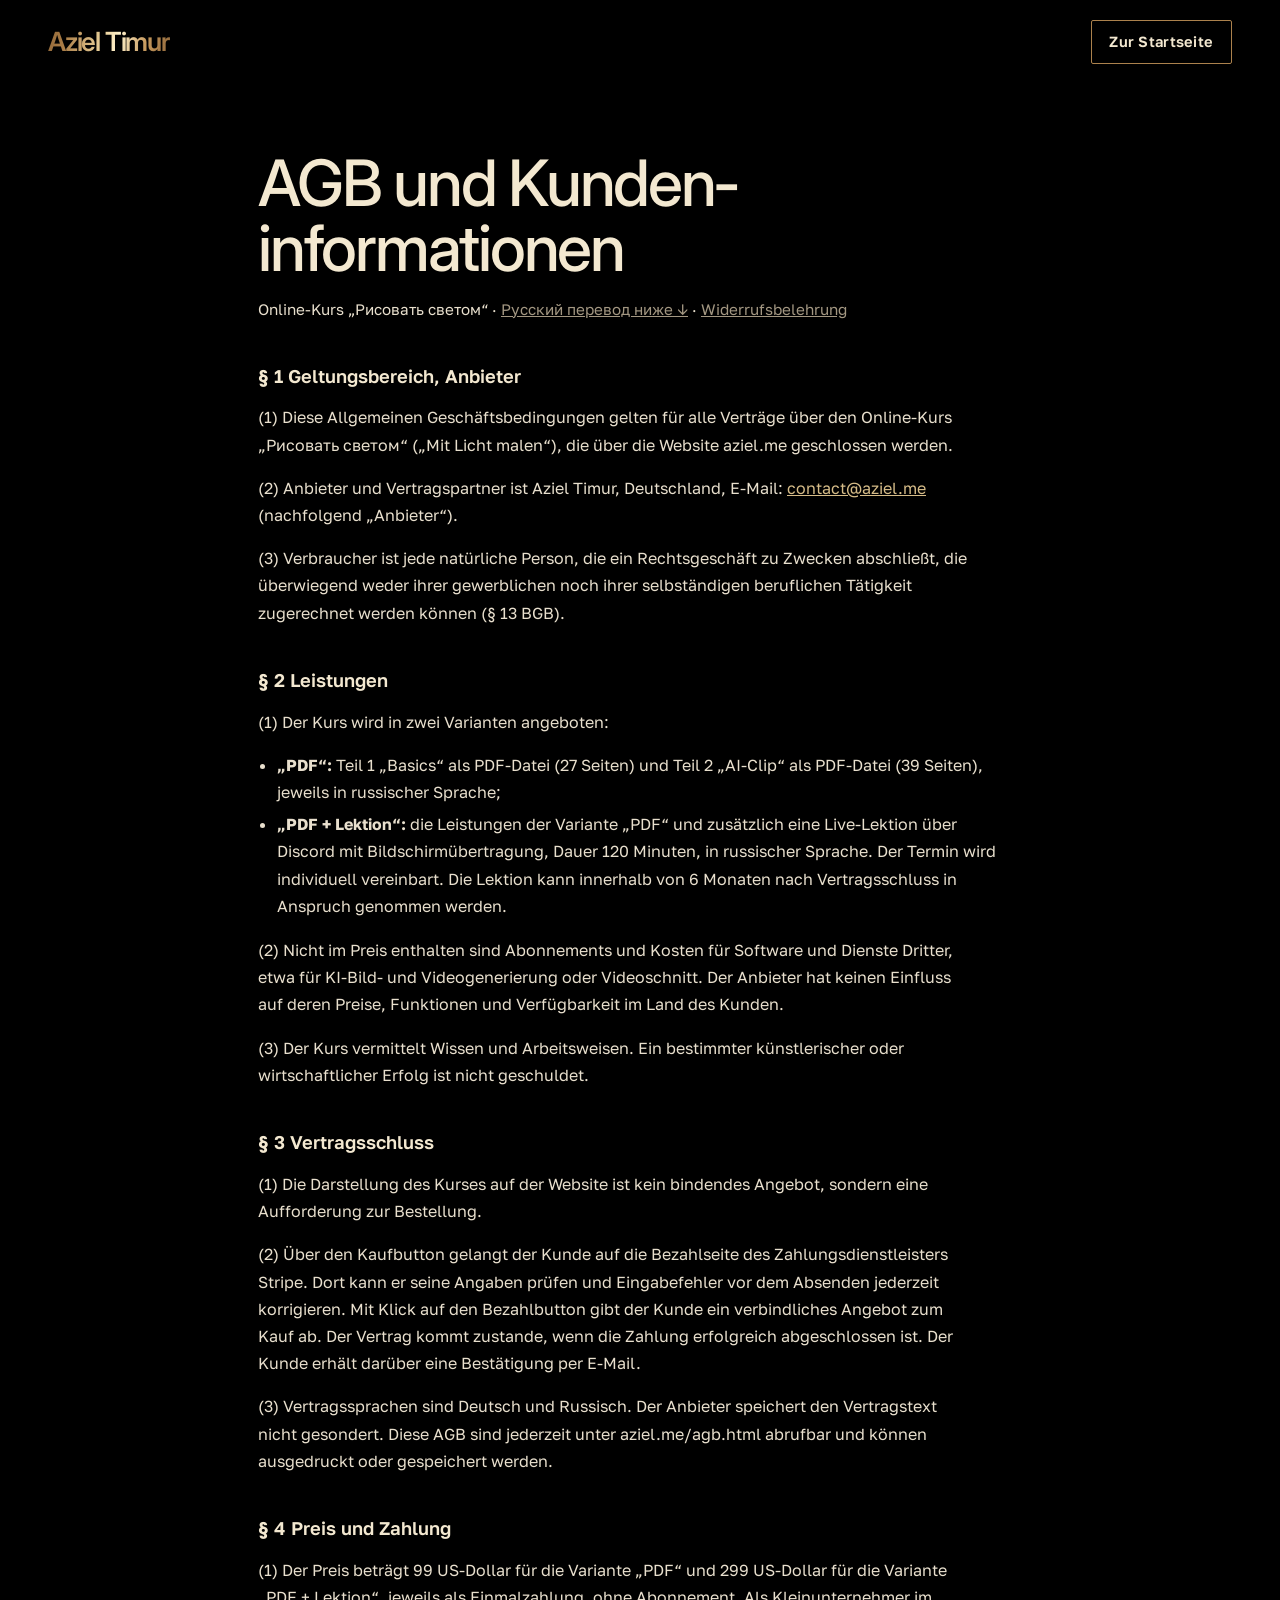
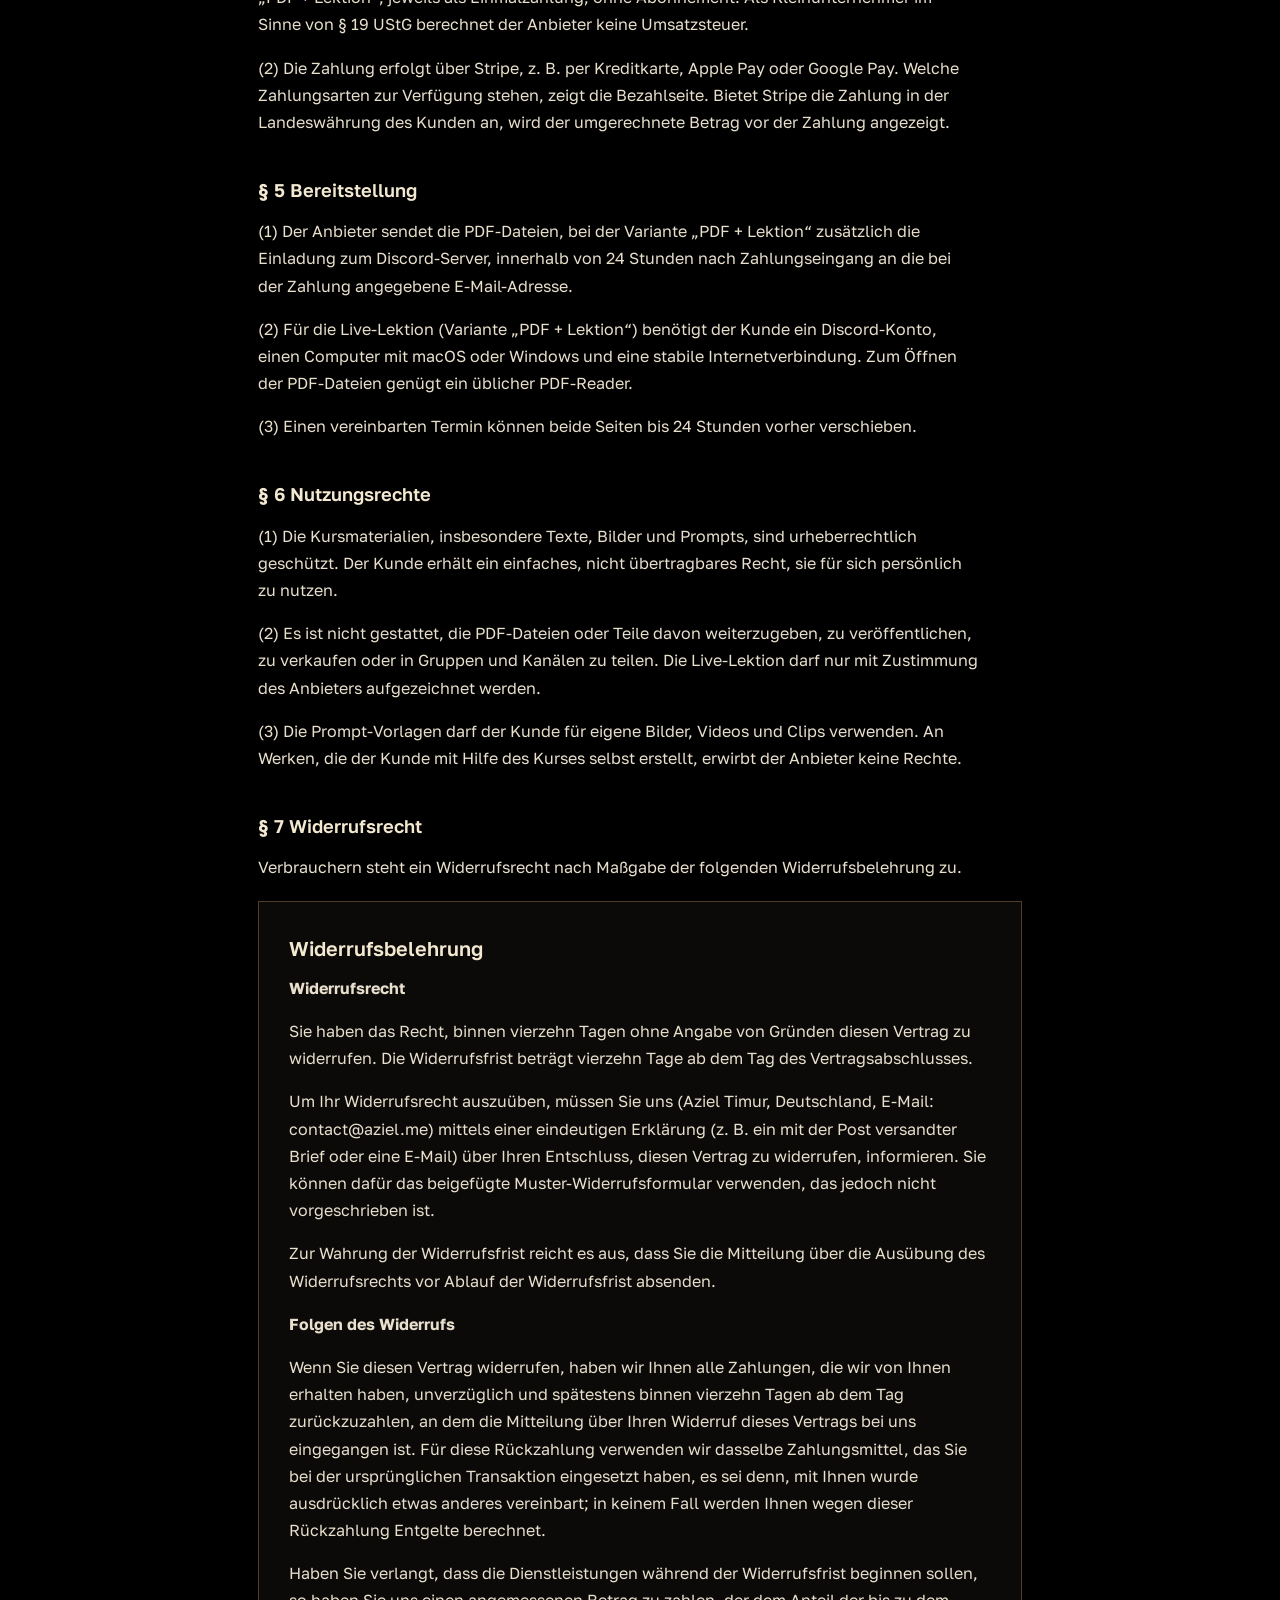
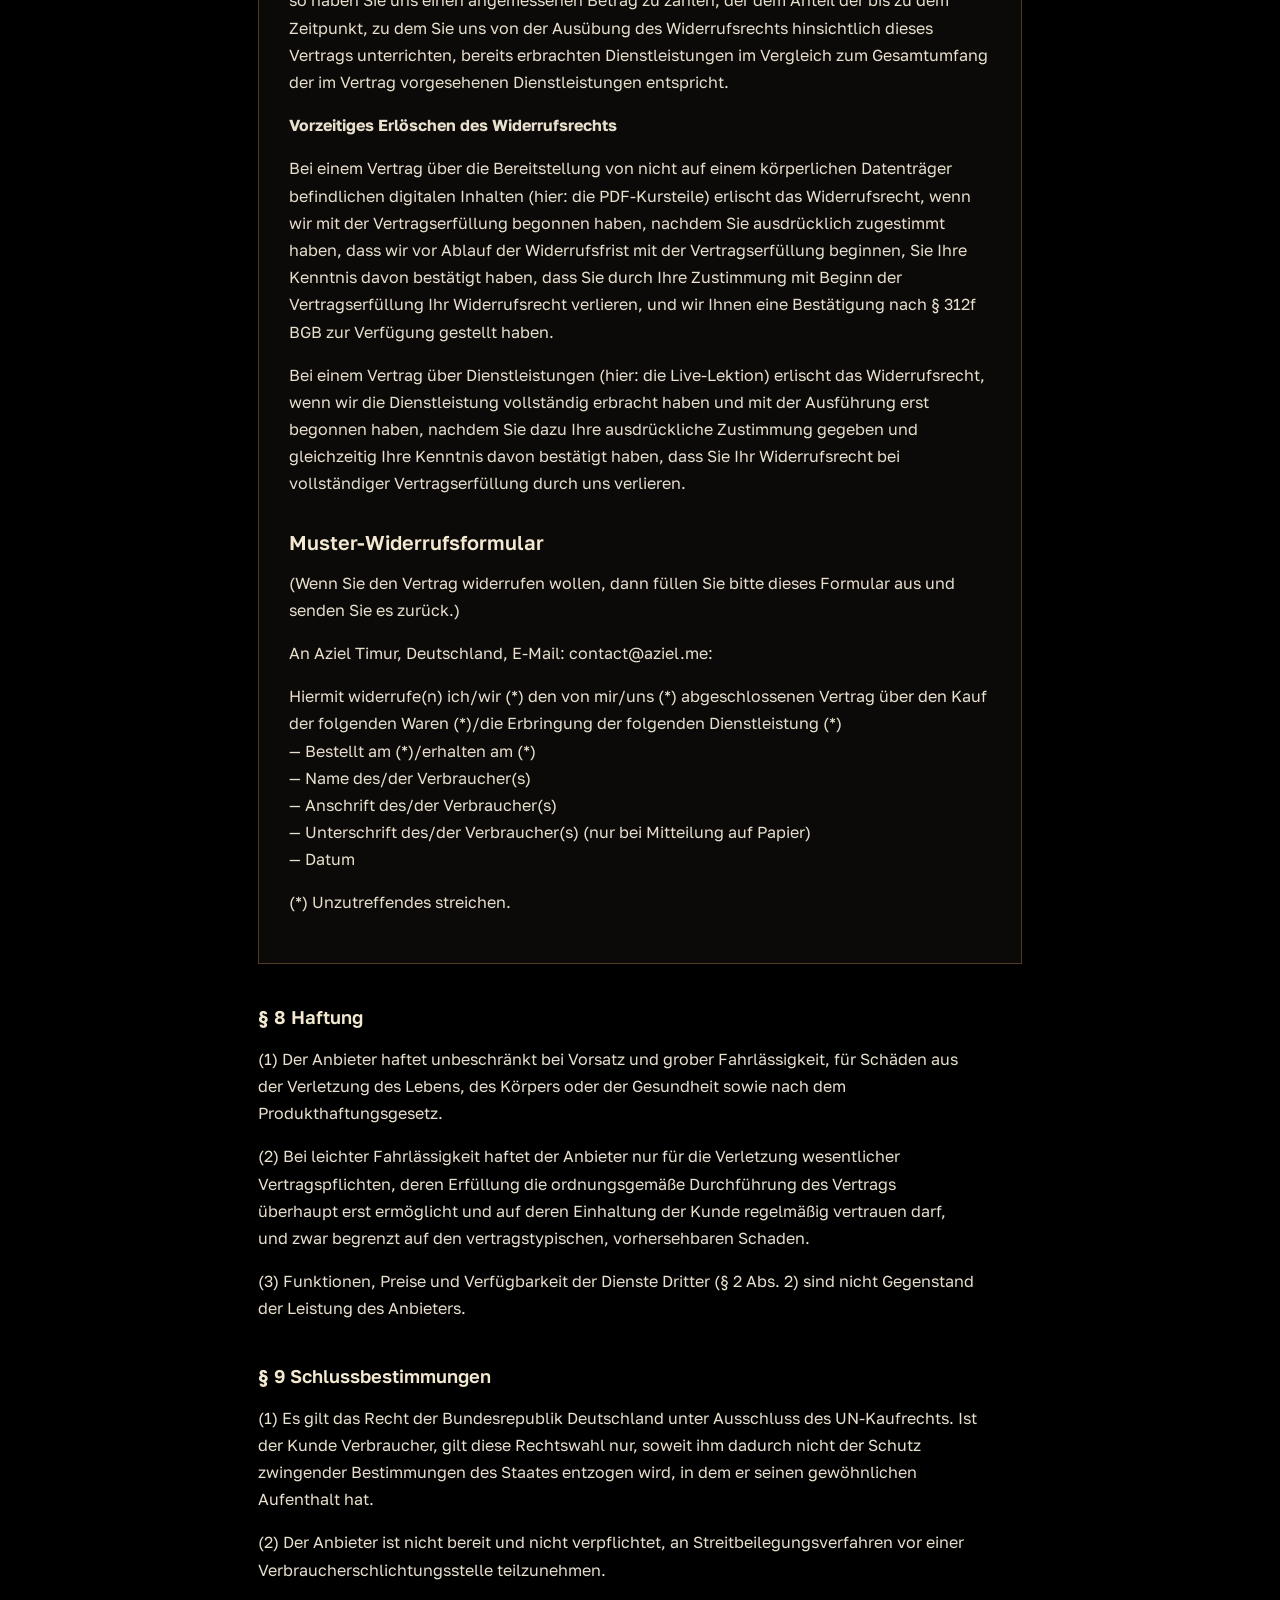
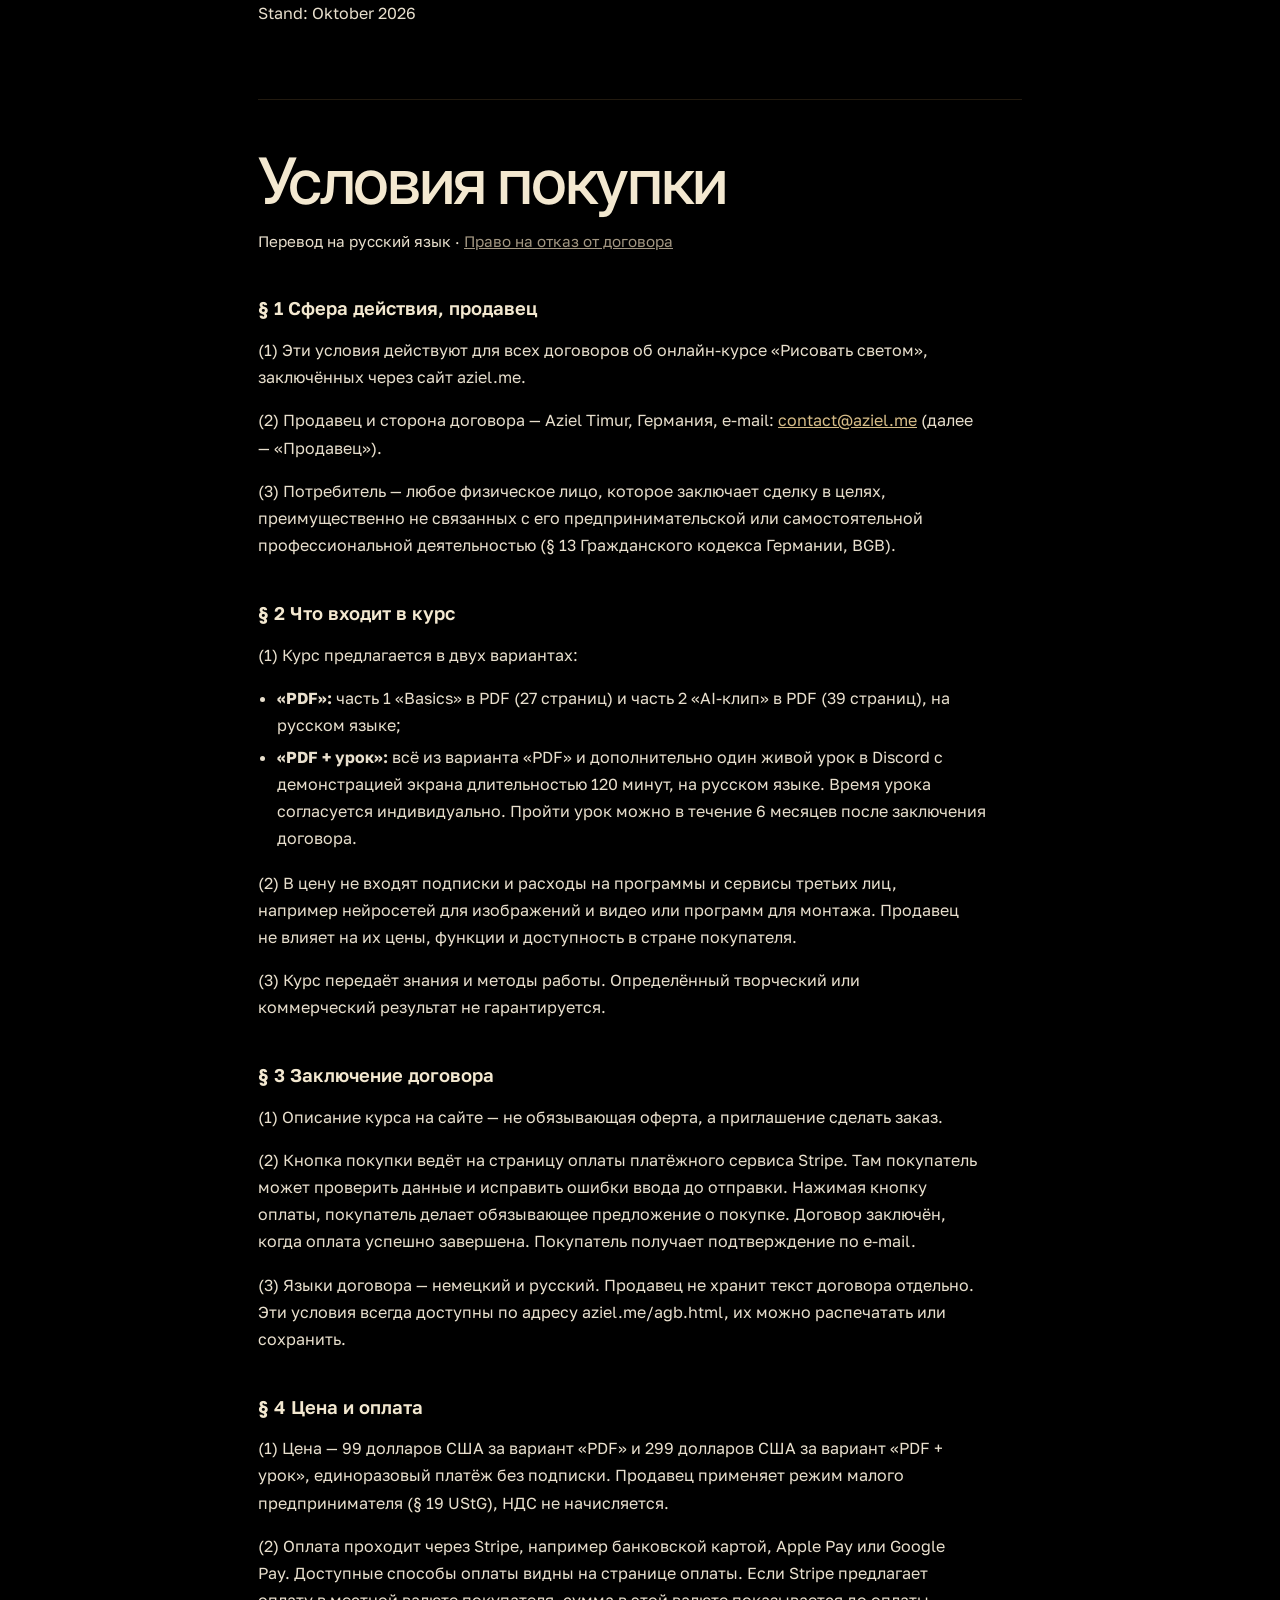
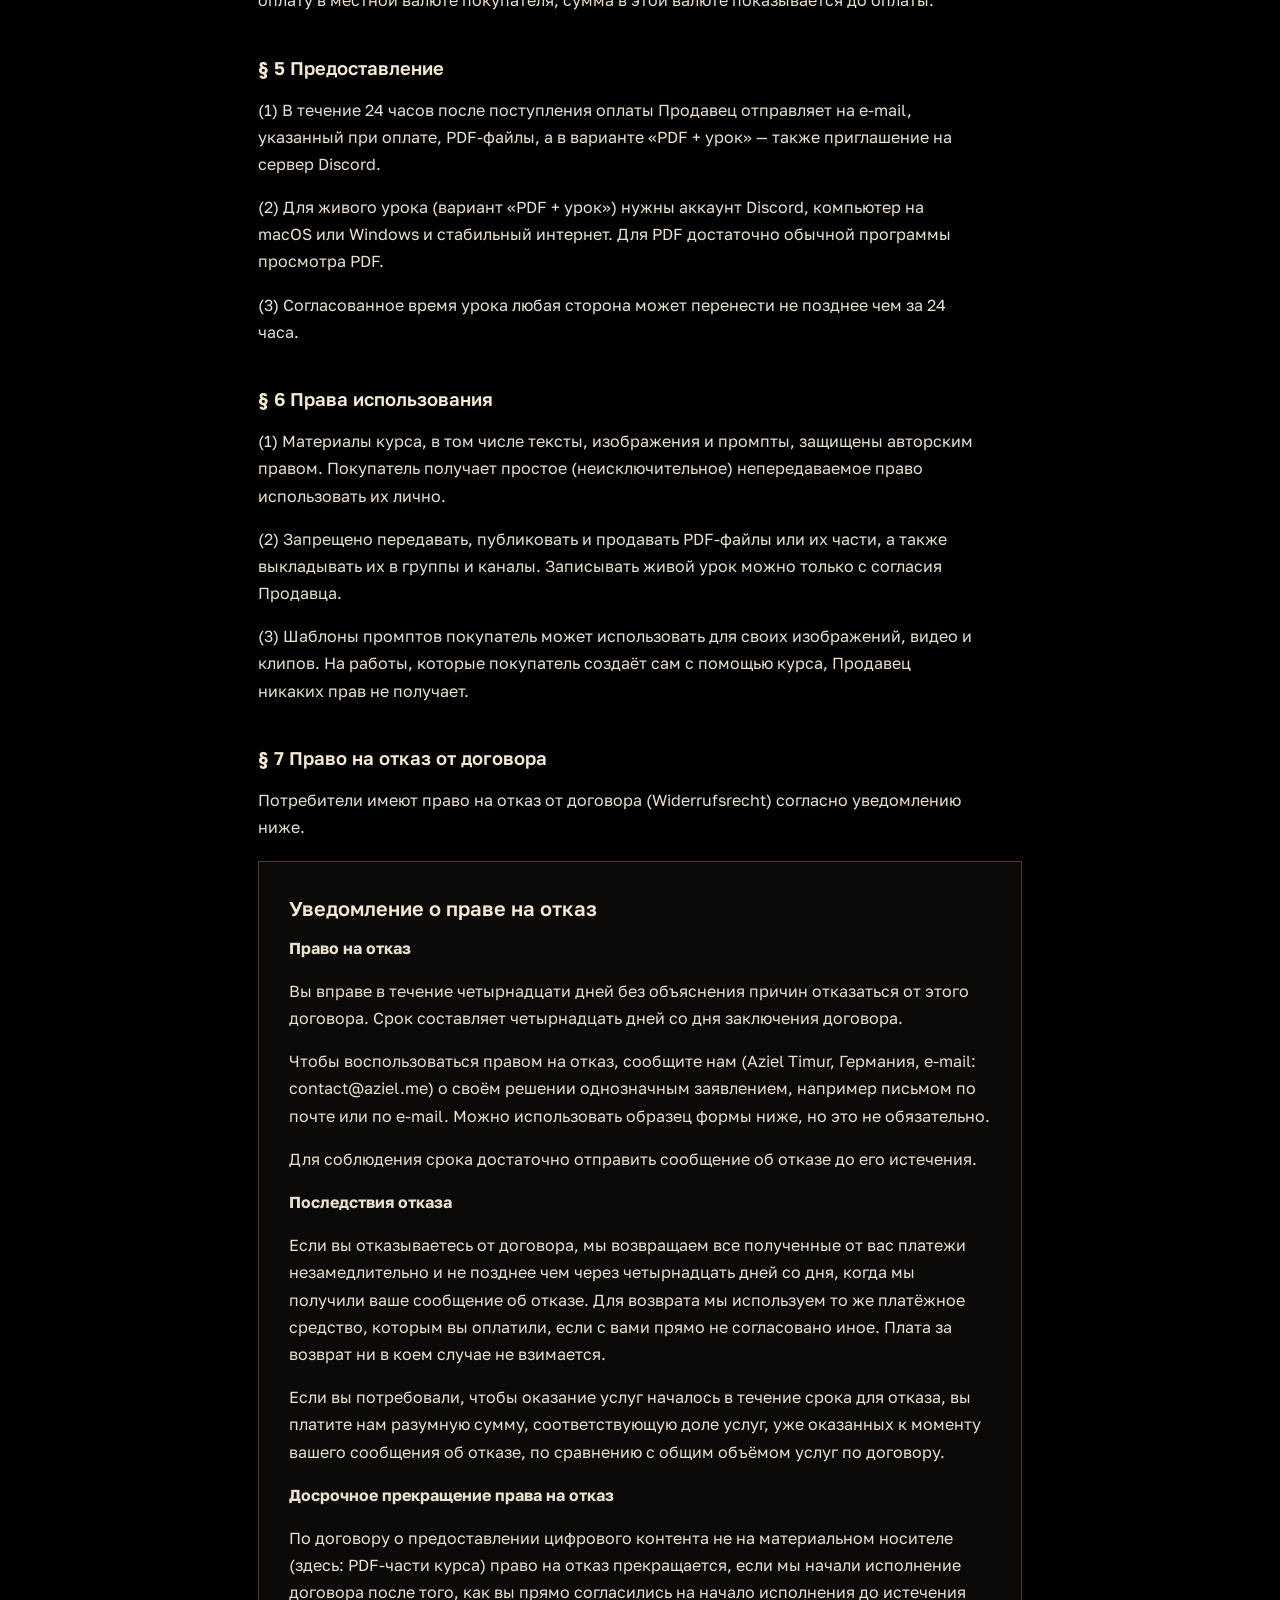
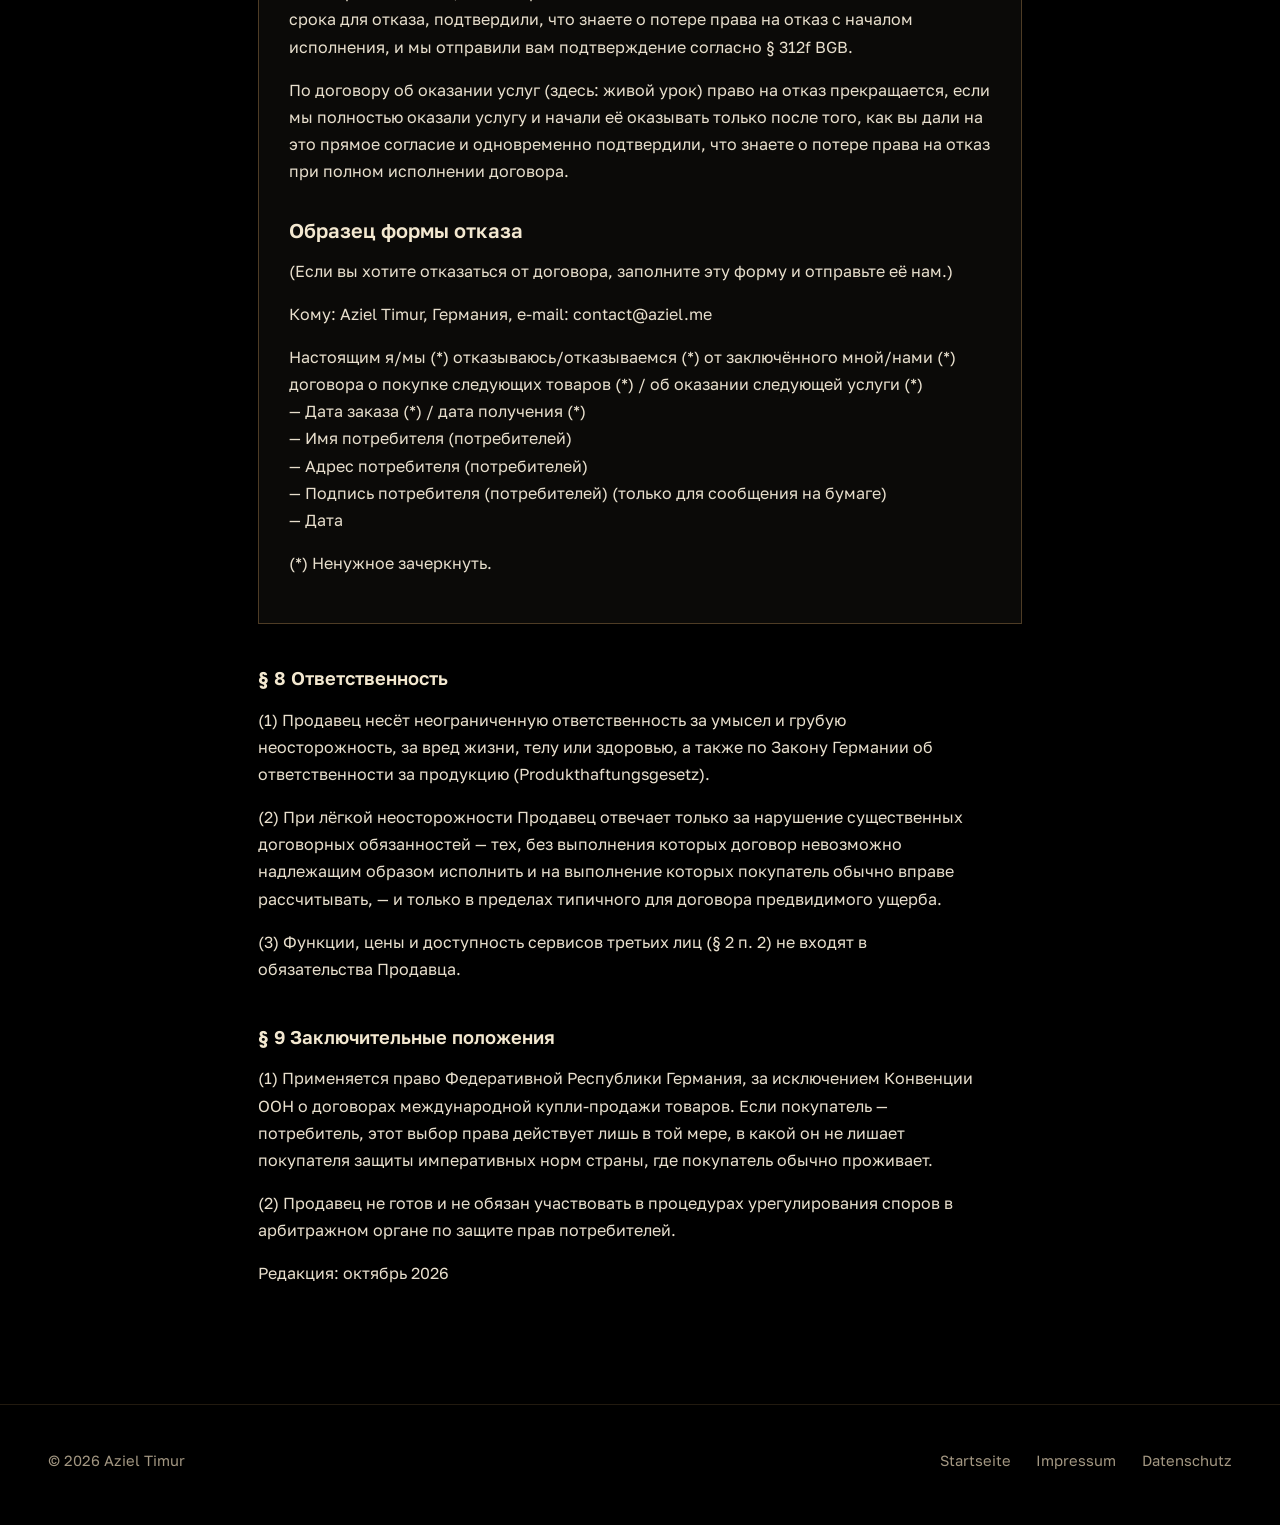
<file: agb.html>
<!doctype html>
<html lang="de">
<head>
<meta charset="utf-8">
<meta name="viewport" content="width=device-width, initial-scale=1">
<title>AGB und Widerrufsbelehrung — Aziel Timur</title>
<meta name="robots" content="noindex">
<meta name="theme-color" content="#000000">
<link rel="icon" href="favicon.svg" type="image/svg+xml">
<link rel="stylesheet" href="assets/css/style.css?v=202611211">
</head>
<body>
<header class="nav"><div class="wrap"><a class="logo" href="./">Aziel Timur</a><a class="btn btn-ghost" href="./">Zur Startseite</a></div></header>
<main class="legal"><div class="wrap">

<h1>AGB und Kunden&shy;informationen</h1>
<p class="lang">Online-Kurs „Рисовать светом“ · <a href="#ru" lang="ru">Русский перевод ниже ↓</a> · <a href="#widerruf">Widerrufsbelehrung</a></p>

<h2>§ 1 Geltungsbereich, Anbieter</h2>
<p>(1) Diese Allgemeinen Geschäftsbedingungen gelten für alle Verträge über den Online-Kurs „Рисовать светом“ („Mit Licht malen“), die über die Website aziel.me geschlossen werden.</p>
<p>(2) Anbieter und Vertragspartner ist Aziel Timur, Deutschland, E-Mail: <a href="mailto:contact@aziel.me">contact@aziel.me</a> (nachfolgend „Anbieter“).</p>
<p>(3) Verbraucher ist jede natürliche Person, die ein Rechtsgeschäft zu Zwecken abschließt, die überwiegend weder ihrer gewerblichen noch ihrer selbständigen beruflichen Tätigkeit zugerechnet werden können (§ 13 BGB).</p>

<h2>§ 2 Leistungen</h2>
<p>(1) Der Kurs wird in zwei Varianten angeboten:</p>
<ul>
<li><b>„PDF“:</b> Teil 1 „Basics“ als PDF-Datei (27 Seiten) und Teil 2 „AI-Clip“ als PDF-Datei (39 Seiten), jeweils in russischer Sprache;</li>
<li><b>„PDF + Lektion“:</b> die Leistungen der Variante „PDF“ und zusätzlich eine Live-Lektion über Discord mit Bildschirmübertragung, Dauer 120 Minuten, in russischer Sprache. Der Termin wird individuell vereinbart. Die Lektion kann innerhalb von 6 Monaten nach Vertragsschluss in Anspruch genommen werden.</li>
</ul>
<p>(2) Nicht im Preis enthalten sind Abonnements und Kosten für Software und Dienste Dritter, etwa für KI-Bild- und Videogenerierung oder Videoschnitt. Der Anbieter hat keinen Einfluss auf deren Preise, Funktionen und Verfügbarkeit im Land des Kunden.</p>
<p>(3) Der Kurs vermittelt Wissen und Arbeitsweisen. Ein bestimmter künstlerischer oder wirtschaftlicher Erfolg ist nicht geschuldet.</p>

<h2>§ 3 Vertragsschluss</h2>
<p>(1) Die Darstellung des Kurses auf der Website ist kein bindendes Angebot, sondern eine Aufforderung zur Bestellung.</p>
<p>(2) Über den Kaufbutton gelangt der Kunde auf die Bezahlseite des Zahlungsdienstleisters Stripe. Dort kann er seine Angaben prüfen und Eingabefehler vor dem Absenden jederzeit korrigieren. Mit Klick auf den Bezahlbutton gibt der Kunde ein verbindliches Angebot zum Kauf ab. Der Vertrag kommt zustande, wenn die Zahlung erfolgreich abgeschlossen ist. Der Kunde erhält darüber eine Bestätigung per E-Mail.</p>
<p>(3) Vertragssprachen sind Deutsch und Russisch. Der Anbieter speichert den Vertragstext nicht gesondert. Diese AGB sind jederzeit unter aziel.me/agb.html abrufbar und können ausgedruckt oder gespeichert werden.</p>

<h2>§ 4 Preis und Zahlung</h2>
<p>(1) Der Preis beträgt 99 US-Dollar für die Variante „PDF“ und 299 US-Dollar für die Variante „PDF + Lektion“, jeweils als Einmalzahlung, ohne Abonnement. Als Kleinunternehmer im Sinne von § 19 UStG berechnet der Anbieter keine Umsatzsteuer.</p>
<p>(2) Die Zahlung erfolgt über Stripe, z. B. per Kreditkarte, Apple Pay oder Google Pay. Welche Zahlungsarten zur Verfügung stehen, zeigt die Bezahlseite. Bietet Stripe die Zahlung in der Landeswährung des Kunden an, wird der umgerechnete Betrag vor der Zahlung angezeigt.</p>

<h2>§ 5 Bereitstellung</h2>
<p>(1) Der Anbieter sendet die PDF-Dateien, bei der Variante „PDF + Lektion“ zusätzlich die Einladung zum Discord-Server, innerhalb von 24 Stunden nach Zahlungseingang an die bei der Zahlung angegebene E-Mail-Adresse.</p>
<p>(2) Für die Live-Lektion (Variante „PDF + Lektion“) benötigt der Kunde ein Discord-Konto, einen Computer mit macOS oder Windows und eine stabile Internetverbindung. Zum Öffnen der PDF-Dateien genügt ein üblicher PDF-Reader.</p>
<p>(3) Einen vereinbarten Termin können beide Seiten bis 24 Stunden vorher verschieben.</p>

<h2>§ 6 Nutzungsrechte</h2>
<p>(1) Die Kursmaterialien, insbesondere Texte, Bilder und Prompts, sind urheberrechtlich geschützt. Der Kunde erhält ein einfaches, nicht übertragbares Recht, sie für sich persönlich zu nutzen.</p>
<p>(2) Es ist nicht gestattet, die PDF-Dateien oder Teile davon weiterzugeben, zu veröffentlichen, zu verkaufen oder in Gruppen und Kanälen zu teilen. Die Live-Lektion darf nur mit Zustimmung des Anbieters aufgezeichnet werden.</p>
<p>(3) Die Prompt-Vorlagen darf der Kunde für eigene Bilder, Videos und Clips verwenden. An Werken, die der Kunde mit Hilfe des Kurses selbst erstellt, erwirbt der Anbieter keine Rechte.</p>

<h2>§ 7 Widerrufsrecht</h2>
<p>Verbrauchern steht ein Widerrufsrecht nach Maßgabe der folgenden Widerrufsbelehrung zu.</p>

<div class="box" id="widerruf">
<h3>Widerrufsbelehrung</h3>
<p><strong>Widerrufsrecht</strong></p>
<p>Sie haben das Recht, binnen vierzehn Tagen ohne Angabe von Gründen diesen Vertrag zu widerrufen. Die Widerrufsfrist beträgt vierzehn Tage ab dem Tag des Vertragsabschlusses.</p>
<p>Um Ihr Widerrufsrecht auszuüben, müssen Sie uns (Aziel Timur, Deutschland, E-Mail: contact@aziel.me) mittels einer eindeutigen Erklärung (z. B. ein mit der Post versandter Brief oder eine E-Mail) über Ihren Entschluss, diesen Vertrag zu widerrufen, informieren. Sie können dafür das beigefügte Muster-Widerrufsformular verwenden, das jedoch nicht vorgeschrieben ist.</p>
<p>Zur Wahrung der Widerrufsfrist reicht es aus, dass Sie die Mitteilung über die Ausübung des Widerrufsrechts vor Ablauf der Widerrufsfrist absenden.</p>
<p><strong>Folgen des Widerrufs</strong></p>
<p>Wenn Sie diesen Vertrag widerrufen, haben wir Ihnen alle Zahlungen, die wir von Ihnen erhalten haben, unverzüglich und spätestens binnen vierzehn Tagen ab dem Tag zurückzuzahlen, an dem die Mitteilung über Ihren Widerruf dieses Vertrags bei uns eingegangen ist. Für diese Rückzahlung verwenden wir dasselbe Zahlungsmittel, das Sie bei der ursprünglichen Transaktion eingesetzt haben, es sei denn, mit Ihnen wurde ausdrücklich etwas anderes vereinbart; in keinem Fall werden Ihnen wegen dieser Rückzahlung Entgelte berechnet.</p>
<p>Haben Sie verlangt, dass die Dienstleistungen während der Widerrufsfrist beginnen sollen, so haben Sie uns einen angemessenen Betrag zu zahlen, der dem Anteil der bis zu dem Zeitpunkt, zu dem Sie uns von der Ausübung des Widerrufsrechts hinsichtlich dieses Vertrags unterrichten, bereits erbrachten Dienstleistungen im Vergleich zum Gesamtumfang der im Vertrag vorgesehenen Dienstleistungen entspricht.</p>
<p><strong>Vorzeitiges Erlöschen des Widerrufsrechts</strong></p>
<p>Bei einem Vertrag über die Bereitstellung von nicht auf einem körperlichen Datenträger befindlichen digitalen Inhalten (hier: die PDF-Kursteile) erlischt das Widerrufsrecht, wenn wir mit der Vertragserfüllung begonnen haben, nachdem Sie ausdrücklich zugestimmt haben, dass wir vor Ablauf der Widerrufsfrist mit der Vertragserfüllung beginnen, Sie Ihre Kenntnis davon bestätigt haben, dass Sie durch Ihre Zustimmung mit Beginn der Vertragserfüllung Ihr Widerrufsrecht verlieren, und wir Ihnen eine Bestätigung nach § 312f BGB zur Verfügung gestellt haben.</p>
<p>Bei einem Vertrag über Dienstleistungen (hier: die Live-Lektion) erlischt das Widerrufsrecht, wenn wir die Dienstleistung vollständig erbracht haben und mit der Ausführung erst begonnen haben, nachdem Sie dazu Ihre ausdrückliche Zustimmung gegeben und gleichzeitig Ihre Kenntnis davon bestätigt haben, dass Sie Ihr Widerrufsrecht bei vollständiger Vertragserfüllung durch uns verlieren.</p>

<h3>Muster-Widerrufsformular</h3>
<p>(Wenn Sie den Vertrag widerrufen wollen, dann füllen Sie bitte dieses Formular aus und senden Sie es zurück.)</p>
<p>An Aziel Timur, Deutschland, E-Mail: contact@aziel.me:</p>
<p>Hiermit widerrufe(n) ich/wir (*) den von mir/uns (*) abgeschlossenen Vertrag über den Kauf der folgenden Waren (*)/die Erbringung der folgenden Dienstleistung (*)<br>
— Bestellt am (*)/erhalten am (*)<br>
— Name des/der Verbraucher(s)<br>
— Anschrift des/der Verbraucher(s)<br>
— Unterschrift des/der Verbraucher(s) (nur bei Mitteilung auf Papier)<br>
— Datum</p>
<p>(*) Unzutreffendes streichen.</p>
</div>

<h2>§ 8 Haftung</h2>
<p>(1) Der Anbieter haftet unbeschränkt bei Vorsatz und grober Fahrlässigkeit, für Schäden aus der Verletzung des Lebens, des Körpers oder der Gesundheit sowie nach dem Produkthaftungsgesetz.</p>
<p>(2) Bei leichter Fahrlässigkeit haftet der Anbieter nur für die Verletzung wesentlicher Vertragspflichten, deren Erfüllung die ordnungsgemäße Durchführung des Vertrags überhaupt erst ermöglicht und auf deren Einhaltung der Kunde regelmäßig vertrauen darf, und zwar begrenzt auf den vertragstypischen, vorhersehbaren Schaden.</p>
<p>(3) Funktionen, Preise und Verfügbarkeit der Dienste Dritter (§ 2 Abs. 2) sind nicht Gegenstand der Leistung des Anbieters.</p>

<h2>§ 9 Schlussbestimmungen</h2>
<p>(1) Es gilt das Recht der Bundesrepublik Deutschland unter Ausschluss des UN-Kaufrechts. Ist der Kunde Verbraucher, gilt diese Rechtswahl nur, soweit ihm dadurch nicht der Schutz zwingender Bestimmungen des Staates entzogen wird, in dem er seinen gewöhnlichen Aufenthalt hat.</p>
<p>(2) Der Anbieter ist nicht bereit und nicht verpflichtet, an Streitbeilegungsverfahren vor einer Verbraucherschlichtungsstelle teilzunehmen.</p>
<p class="muted">Stand: Oktober 2026</p>

<hr>

<section id="ru" lang="ru">
<h1>Условия покупки</h1>
<p class="lang">Перевод на русский язык · <a href="#otkaz">Право на отказ от договора</a></p>

<h2>§ 1 Сфера действия, продавец</h2>
<p>(1) Эти условия действуют для всех договоров об онлайн-курсе «Рисовать светом», заключённых через сайт aziel.me.</p>
<p>(2) Продавец и сторона договора — Aziel Timur, Германия, e-mail: <a href="mailto:contact@aziel.me">contact@aziel.me</a> (далее — «Продавец»).</p>
<p>(3) Потребитель — любое физическое лицо, которое заключает сделку в целях, преимущественно не связанных с его предпринимательской или самостоятельной профессиональной деятельностью (§ 13 Гражданского кодекса Германии, BGB).</p>

<h2>§ 2 Что входит в курс</h2>
<p>(1) Курс предлагается в двух вариантах:</p>
<ul>
<li><b>«PDF»:</b> часть 1 «Basics» в PDF (27 страниц) и часть 2 «AI-клип» в PDF (39 страниц), на русском языке;</li>
<li><b>«PDF + урок»:</b> всё из варианта «PDF» и дополнительно один живой урок в Discord с демонстрацией экрана длительностью 120 минут, на русском языке. Время урока согласуется индивидуально. Пройти урок можно в течение 6 месяцев после заключения договора.</li>
</ul>
<p>(2) В цену не входят подписки и расходы на программы и сервисы третьих лиц, например нейросетей для изображений и видео или программ для монтажа. Продавец не влияет на их цены, функции и доступность в стране покупателя.</p>
<p>(3) Курс передаёт знания и методы работы. Определённый творческий или коммерческий результат не гарантируется.</p>

<h2>§ 3 Заключение договора</h2>
<p>(1) Описание курса на сайте — не обязывающая оферта, а приглашение сделать заказ.</p>
<p>(2) Кнопка покупки ведёт на страницу оплаты платёжного сервиса Stripe. Там покупатель может проверить данные и исправить ошибки ввода до отправки. Нажимая кнопку оплаты, покупатель делает обязывающее предложение о покупке. Договор заключён, когда оплата успешно завершена. Покупатель получает подтверждение по e-mail.</p>
<p>(3) Языки договора — немецкий и русский. Продавец не хранит текст договора отдельно. Эти условия всегда доступны по адресу aziel.me/agb.html, их можно распечатать или сохранить.</p>

<h2>§ 4 Цена и оплата</h2>
<p>(1) Цена — 99 долларов США за вариант «PDF» и 299 долларов США за вариант «PDF + урок», единоразовый платёж без подписки. Продавец применяет режим малого предпринимателя (§ 19 UStG), НДС не начисляется.</p>
<p>(2) Оплата проходит через Stripe, например банковской картой, Apple Pay или Google Pay. Доступные способы оплаты видны на странице оплаты. Если Stripe предлагает оплату в местной валюте покупателя, сумма в этой валюте показывается до оплаты.</p>

<h2>§ 5 Предоставление</h2>
<p>(1) В течение 24 часов после поступления оплаты Продавец отправляет на e-mail, указанный при оплате, PDF-файлы, а в варианте «PDF + урок» — также приглашение на сервер Discord.</p>
<p>(2) Для живого урока (вариант «PDF + урок») нужны аккаунт Discord, компьютер на macOS или Windows и стабильный интернет. Для PDF достаточно обычной программы просмотра PDF.</p>
<p>(3) Согласованное время урока любая сторона может перенести не позднее чем за 24 часа.</p>

<h2>§ 6 Права использования</h2>
<p>(1) Материалы курса, в том числе тексты, изображения и промпты, защищены авторским правом. Покупатель получает простое (неисключительное) непередаваемое право использовать их лично.</p>
<p>(2) Запрещено передавать, публиковать и продавать PDF-файлы или их части, а также выкладывать их в группы и каналы. Записывать живой урок можно только с согласия Продавца.</p>
<p>(3) Шаблоны промптов покупатель может использовать для своих изображений, видео и клипов. На работы, которые покупатель создаёт сам с помощью курса, Продавец никаких прав не получает.</p>

<h2>§ 7 Право на отказ от договора</h2>
<p>Потребители имеют право на отказ от договора (Widerrufsrecht) согласно уведомлению ниже.</p>

<div class="box" id="otkaz">
<h3>Уведомление о праве на отказ</h3>
<p><strong>Право на отказ</strong></p>
<p>Вы вправе в течение четырнадцати дней без объяснения причин отказаться от этого договора. Срок составляет четырнадцать дней со дня заключения договора.</p>
<p>Чтобы воспользоваться правом на отказ, сообщите нам (Aziel Timur, Германия, e-mail: contact@aziel.me) о своём решении однозначным заявлением, например письмом по почте или по e-mail. Можно использовать образец формы ниже, но это не обязательно.</p>
<p>Для соблюдения срока достаточно отправить сообщение об отказе до его истечения.</p>
<p><strong>Последствия отказа</strong></p>
<p>Если вы отказываетесь от договора, мы возвращаем все полученные от вас платежи незамедлительно и не позднее чем через четырнадцать дней со дня, когда мы получили ваше сообщение об отказе. Для возврата мы используем то же платёжное средство, которым вы оплатили, если с вами прямо не согласовано иное. Плата за возврат ни в коем случае не взимается.</p>
<p>Если вы потребовали, чтобы оказание услуг началось в течение срока для отказа, вы платите нам разумную сумму, соответствующую доле услуг, уже оказанных к моменту вашего сообщения об отказе, по сравнению с общим объёмом услуг по договору.</p>
<p><strong>Досрочное прекращение права на отказ</strong></p>
<p>По договору о предоставлении цифрового контента не на материальном носителе (здесь: PDF-части курса) право на отказ прекращается, если мы начали исполнение договора после того, как вы прямо согласились на начало исполнения до истечения срока для отказа, подтвердили, что знаете о потере права на отказ с началом исполнения, и мы отправили вам подтверждение согласно § 312f BGB.</p>
<p>По договору об оказании услуг (здесь: живой урок) право на отказ прекращается, если мы полностью оказали услугу и начали её оказывать только после того, как вы дали на это прямое согласие и одновременно подтвердили, что знаете о потере права на отказ при полном исполнении договора.</p>

<h3>Образец формы отказа</h3>
<p>(Если вы хотите отказаться от договора, заполните эту форму и отправьте её нам.)</p>
<p>Кому: Aziel Timur, Германия, e-mail: contact@aziel.me</p>
<p>Настоящим я/мы (*) отказываюсь/отказываемся (*) от заключённого мной/нами (*) договора о покупке следующих товаров (*) / об оказании следующей услуги (*)<br>
— Дата заказа (*) / дата получения (*)<br>
— Имя потребителя (потребителей)<br>
— Адрес потребителя (потребителей)<br>
— Подпись потребителя (потребителей) (только для сообщения на бумаге)<br>
— Дата</p>
<p>(*) Ненужное зачеркнуть.</p>
</div>

<h2>§ 8 Ответственность</h2>
<p>(1) Продавец несёт неограниченную ответственность за умысел и грубую неосторожность, за вред жизни, телу или здоровью, а также по Закону Германии об ответственности за продукцию (Produkthaftungsgesetz).</p>
<p>(2) При лёгкой неосторожности Продавец отвечает только за нарушение существенных договорных обязанностей — тех, без выполнения которых договор невозможно надлежащим образом исполнить и на выполнение которых покупатель обычно вправе рассчитывать, — и только в пределах типичного для договора предвидимого ущерба.</p>
<p>(3) Функции, цены и доступность сервисов третьих лиц (§ 2 п. 2) не входят в обязательства Продавца.</p>

<h2>§ 9 Заключительные положения</h2>
<p>(1) Применяется право Федеративной Республики Германия, за исключением Конвенции ООН о договорах международной купли-продажи товаров. Если покупатель — потребитель, этот выбор права действует лишь в той мере, в какой он не лишает покупателя защиты императивных норм страны, где покупатель обычно проживает.</p>
<p>(2) Продавец не готов и не обязан участвовать в процедурах урегулирования споров в арбитражном органе по защите прав потребителей.</p>
<p class="muted">Редакция: октябрь 2026</p>
</section>

</div></main>
<footer class="site"><div class="wrap"><span>© 2026 Aziel Timur</span><nav><a href="./">Startseite</a><a href="impressum.html">Impressum</a><a href="datenschutz.html">Datenschutz</a></nav></div></footer>
</body>
</html>
</file>
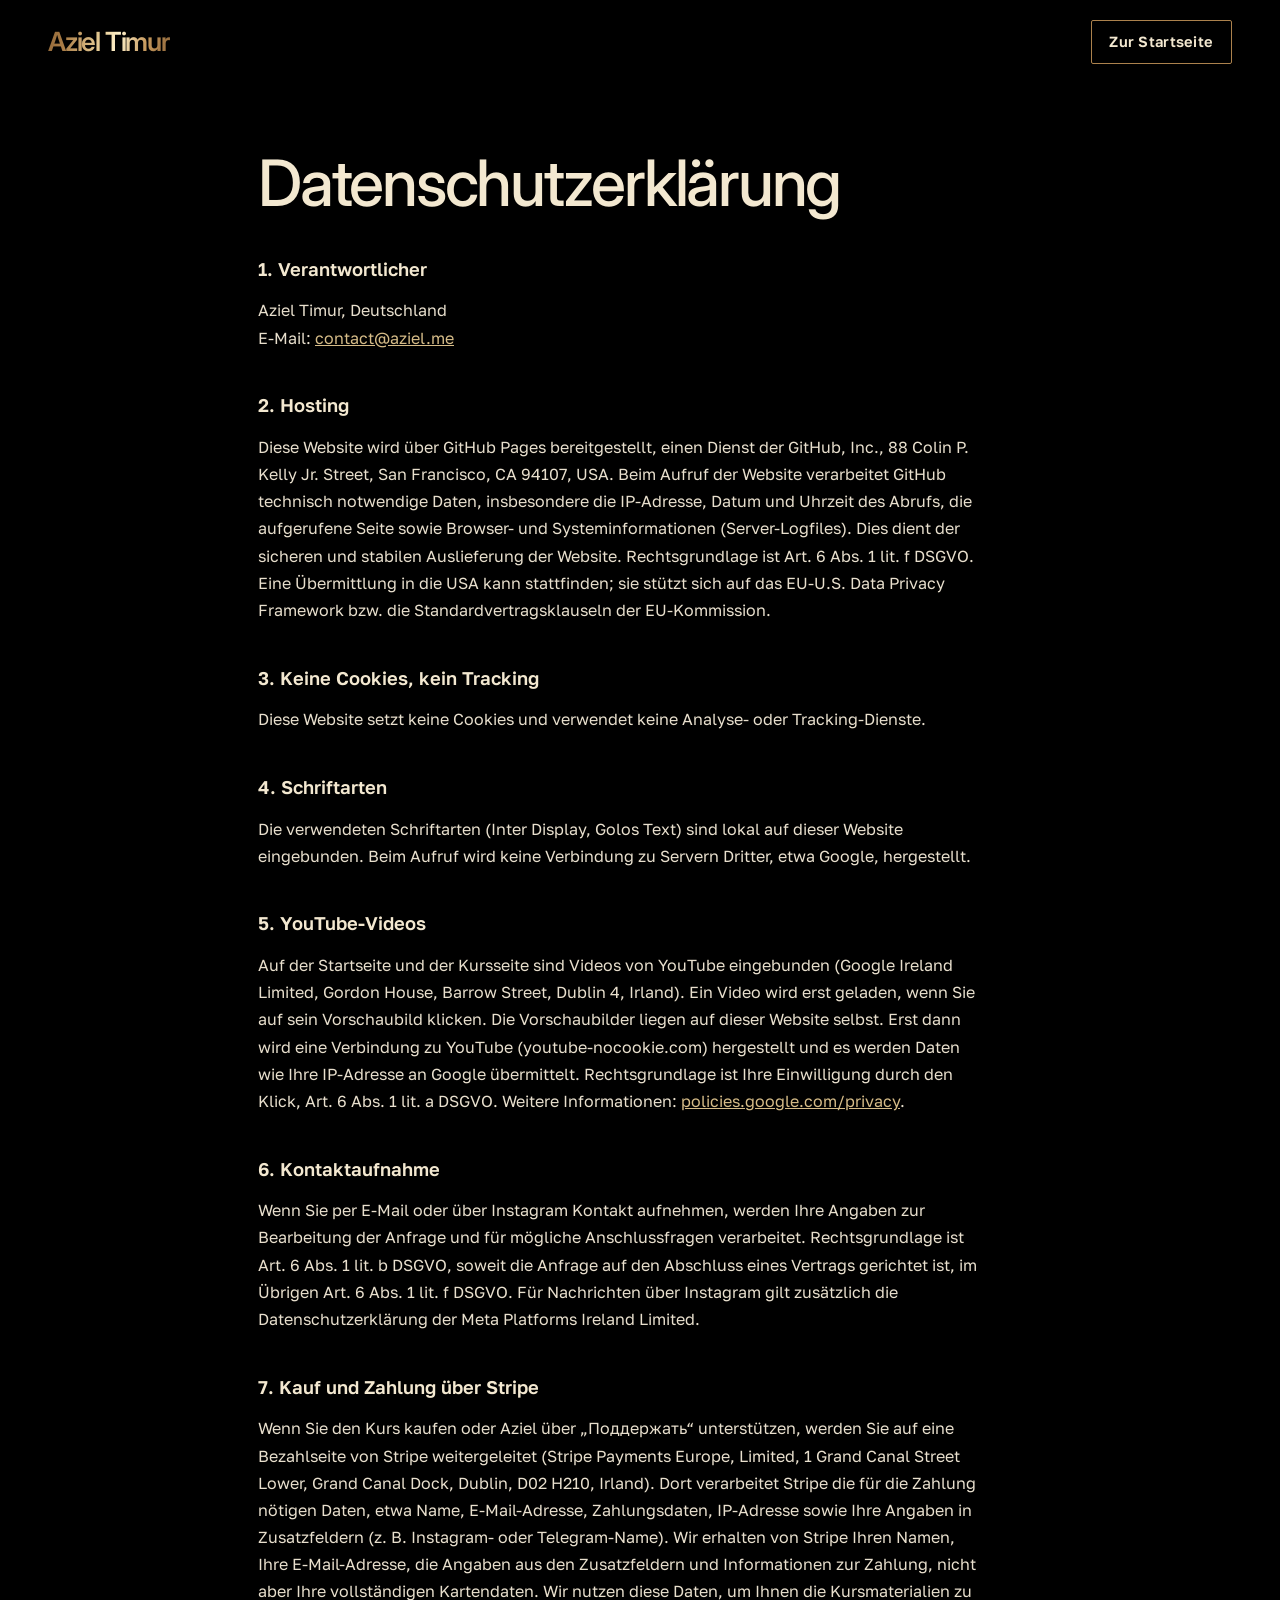
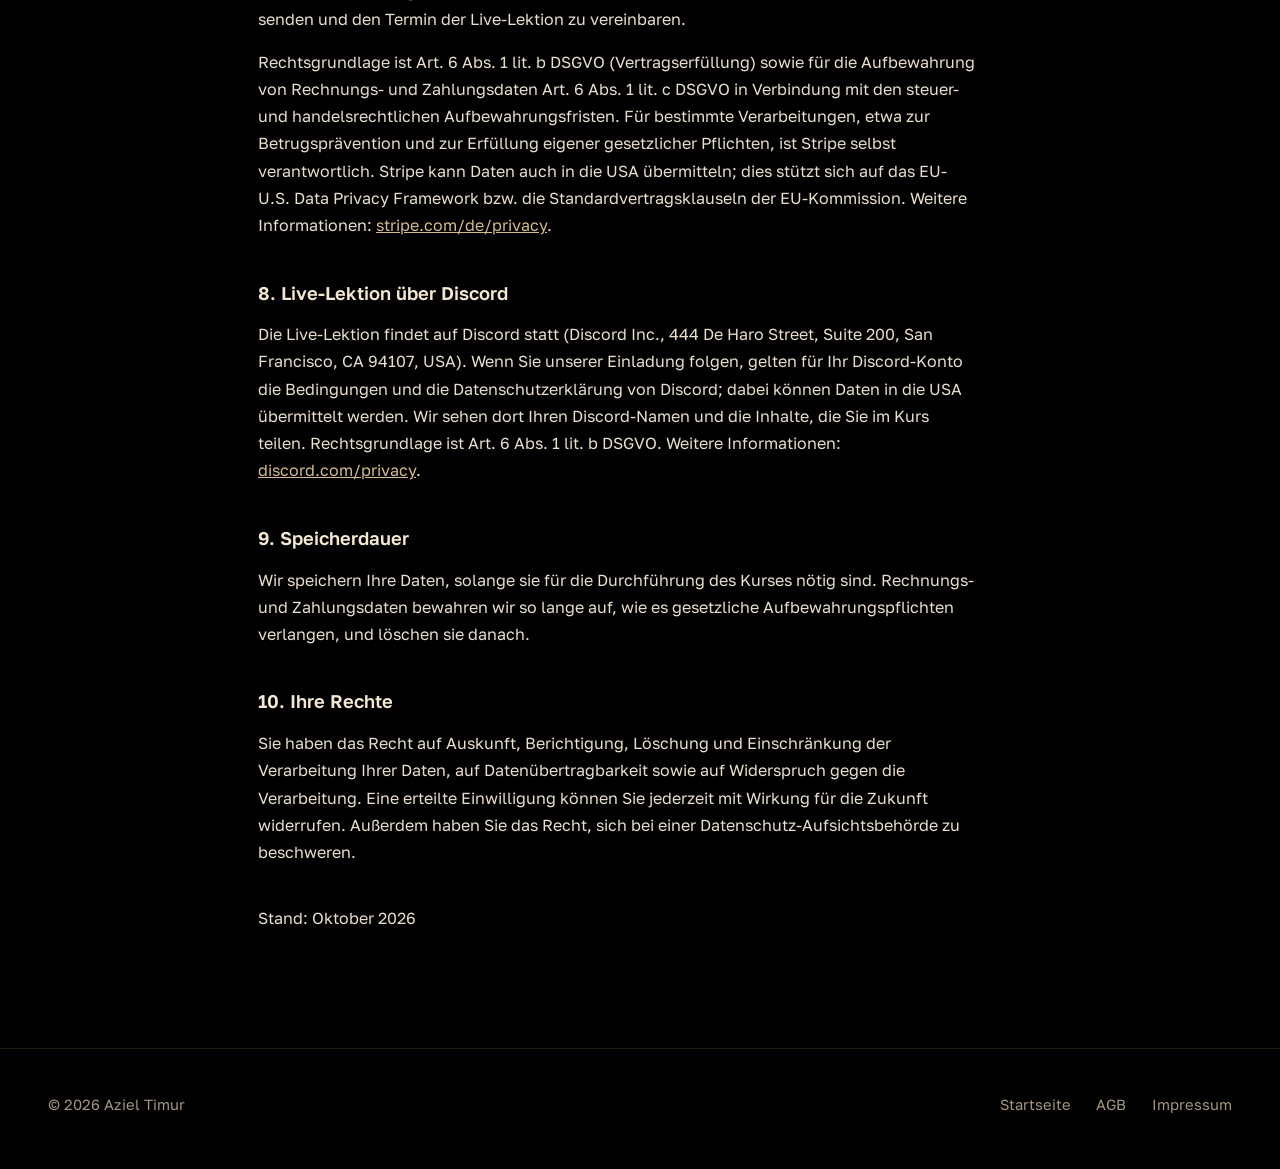
<file: datenschutz.html>
<!doctype html>
<html lang="de">
<head>
<meta charset="utf-8">
<meta name="viewport" content="width=device-width, initial-scale=1">
<title>Datenschutzerklärung — Aziel Timur</title>
<meta name="robots" content="noindex">
<meta name="theme-color" content="#000000">
<link rel="icon" href="favicon.svg" type="image/svg+xml">
<link rel="stylesheet" href="assets/css/style.css?v=202611211">
</head>
<body>
<header class="nav"><div class="wrap"><a class="logo" href="./">Aziel Timur</a><a class="btn btn-ghost" href="./">Zur Startseite</a></div></header>
<main class="legal"><div class="wrap">
<h1>Datenschutz­erklärung</h1>

<h2>1. Verantwortlicher</h2>
<p>Aziel Timur, Deutschland<br>
E-Mail: <a href="mailto:contact@aziel.me">contact@aziel.me</a></p>

<h2>2. Hosting</h2>
<p>Diese Website wird über GitHub Pages bereitgestellt, einen Dienst der GitHub, Inc., 88 Colin P. Kelly Jr. Street, San Francisco, CA 94107, USA. Beim Aufruf der Website verarbeitet GitHub technisch notwendige Daten, insbesondere die IP-Adresse, Datum und Uhrzeit des Abrufs, die aufgerufene Seite sowie Browser- und Systeminformationen (Server-Logfiles). Dies dient der sicheren und stabilen Auslieferung der Website. Rechtsgrundlage ist Art. 6 Abs. 1 lit. f DSGVO. Eine Übermittlung in die USA kann stattfinden; sie stützt sich auf das EU-U.S. Data Privacy Framework bzw. die Standardvertragsklauseln der EU-Kommission.</p>

<h2>3. Keine Cookies, kein Tracking</h2>
<p>Diese Website setzt keine Cookies und verwendet keine Analyse- oder Tracking-Dienste.</p>

<h2>4. Schriftarten</h2>
<p>Die verwendeten Schriftarten (Inter Display, Golos Text) sind lokal auf dieser Website eingebunden. Beim Aufruf wird keine Verbindung zu Servern Dritter, etwa Google, hergestellt.</p>

<h2>5. YouTube-Videos</h2>
<p>Auf der Startseite und der Kursseite sind Videos von YouTube eingebunden (Google Ireland Limited, Gordon House, Barrow Street, Dublin 4, Irland). Ein Video wird erst geladen, wenn Sie auf sein Vorschaubild klicken. Die Vorschaubilder liegen auf dieser Website selbst. Erst dann wird eine Verbindung zu YouTube (youtube-nocookie.com) hergestellt und es werden Daten wie Ihre IP-Adresse an Google übermittelt. Rechtsgrundlage ist Ihre Einwilligung durch den Klick, Art. 6 Abs. 1 lit. a DSGVO. Weitere Informationen: <a href="https://policies.google.com/privacy" rel="noopener">policies.google.com/privacy</a>.</p>

<h2>6. Kontaktaufnahme</h2>
<p>Wenn Sie per E-Mail oder über Instagram Kontakt aufnehmen, werden Ihre Angaben zur Bearbeitung der Anfrage und für mögliche Anschlussfragen verarbeitet. Rechtsgrundlage ist Art. 6 Abs. 1 lit. b DSGVO, soweit die Anfrage auf den Abschluss eines Vertrags gerichtet ist, im Übrigen Art. 6 Abs. 1 lit. f DSGVO. Für Nachrichten über Instagram gilt zusätzlich die Datenschutzerklärung der Meta Platforms Ireland Limited.</p>

<h2>7. Kauf und Zahlung über Stripe</h2>
<p>Wenn Sie den Kurs kaufen oder Aziel über „Поддержать“ unterstützen, werden Sie auf eine Bezahlseite von Stripe weitergeleitet (Stripe Payments Europe, Limited, 1 Grand Canal Street Lower, Grand Canal Dock, Dublin, D02 H210, Irland). Dort verarbeitet Stripe die für die Zahlung nötigen Daten, etwa Name, E-Mail-Adresse, Zahlungsdaten, IP-Adresse sowie Ihre Angaben in Zusatzfeldern (z. B. Instagram- oder Telegram-Name). Wir erhalten von Stripe Ihren Namen, Ihre E-Mail-Adresse, die Angaben aus den Zusatzfeldern und Informationen zur Zahlung, nicht aber Ihre vollständigen Kartendaten. Wir nutzen diese Daten, um Ihnen die Kursmaterialien zu senden und den Termin der Live-Lektion zu vereinbaren.</p>
<p>Rechtsgrundlage ist Art. 6 Abs. 1 lit. b DSGVO (Vertragserfüllung) sowie für die Aufbewahrung von Rechnungs- und Zahlungsdaten Art. 6 Abs. 1 lit. c DSGVO in Verbindung mit den steuer- und handelsrechtlichen Aufbewahrungsfristen. Für bestimmte Verarbeitungen, etwa zur Betrugsprävention und zur Erfüllung eigener gesetzlicher Pflichten, ist Stripe selbst verantwortlich. Stripe kann Daten auch in die USA übermitteln; dies stützt sich auf das EU-U.S. Data Privacy Framework bzw. die Standardvertragsklauseln der EU-Kommission. Weitere Informationen: <a href="https://stripe.com/de/privacy" rel="noopener">stripe.com/de/privacy</a>.</p>

<h2>8. Live-Lektion über Discord</h2>
<p>Die Live-Lektion findet auf Discord statt (Discord Inc., 444 De Haro Street, Suite 200, San Francisco, CA 94107, USA). Wenn Sie unserer Einladung folgen, gelten für Ihr Discord-Konto die Bedingungen und die Datenschutzerklärung von Discord; dabei können Daten in die USA übermittelt werden. Wir sehen dort Ihren Discord-Namen und die Inhalte, die Sie im Kurs teilen. Rechtsgrundlage ist Art. 6 Abs. 1 lit. b DSGVO. Weitere Informationen: <a href="https://discord.com/privacy" rel="noopener">discord.com/privacy</a>.</p>

<h2>9. Speicherdauer</h2>
<p>Wir speichern Ihre Daten, solange sie für die Durchführung des Kurses nötig sind. Rechnungs- und Zahlungsdaten bewahren wir so lange auf, wie es gesetzliche Aufbewahrungspflichten verlangen, und löschen sie danach.</p>

<h2>10. Ihre Rechte</h2>
<p>Sie haben das Recht auf Auskunft, Berichtigung, Löschung und Einschränkung der Verarbeitung Ihrer Daten, auf Datenübertragbarkeit sowie auf Widerspruch gegen die Verarbeitung. Eine erteilte Einwilligung können Sie jederzeit mit Wirkung für die Zukunft widerrufen. Außerdem haben Sie das Recht, sich bei einer Datenschutz-Aufsichtsbehörde zu beschweren.</p>

<p class="muted" style="margin-top:2.4rem">Stand: Oktober 2026</p>
</div></main>
<footer class="site"><div class="wrap"><span>© 2026 Aziel Timur</span><nav><a href="./">Startseite</a><a href="agb.html">AGB</a><a href="impressum.html">Impressum</a></nav></div></footer>
</body>
</html>
</file>
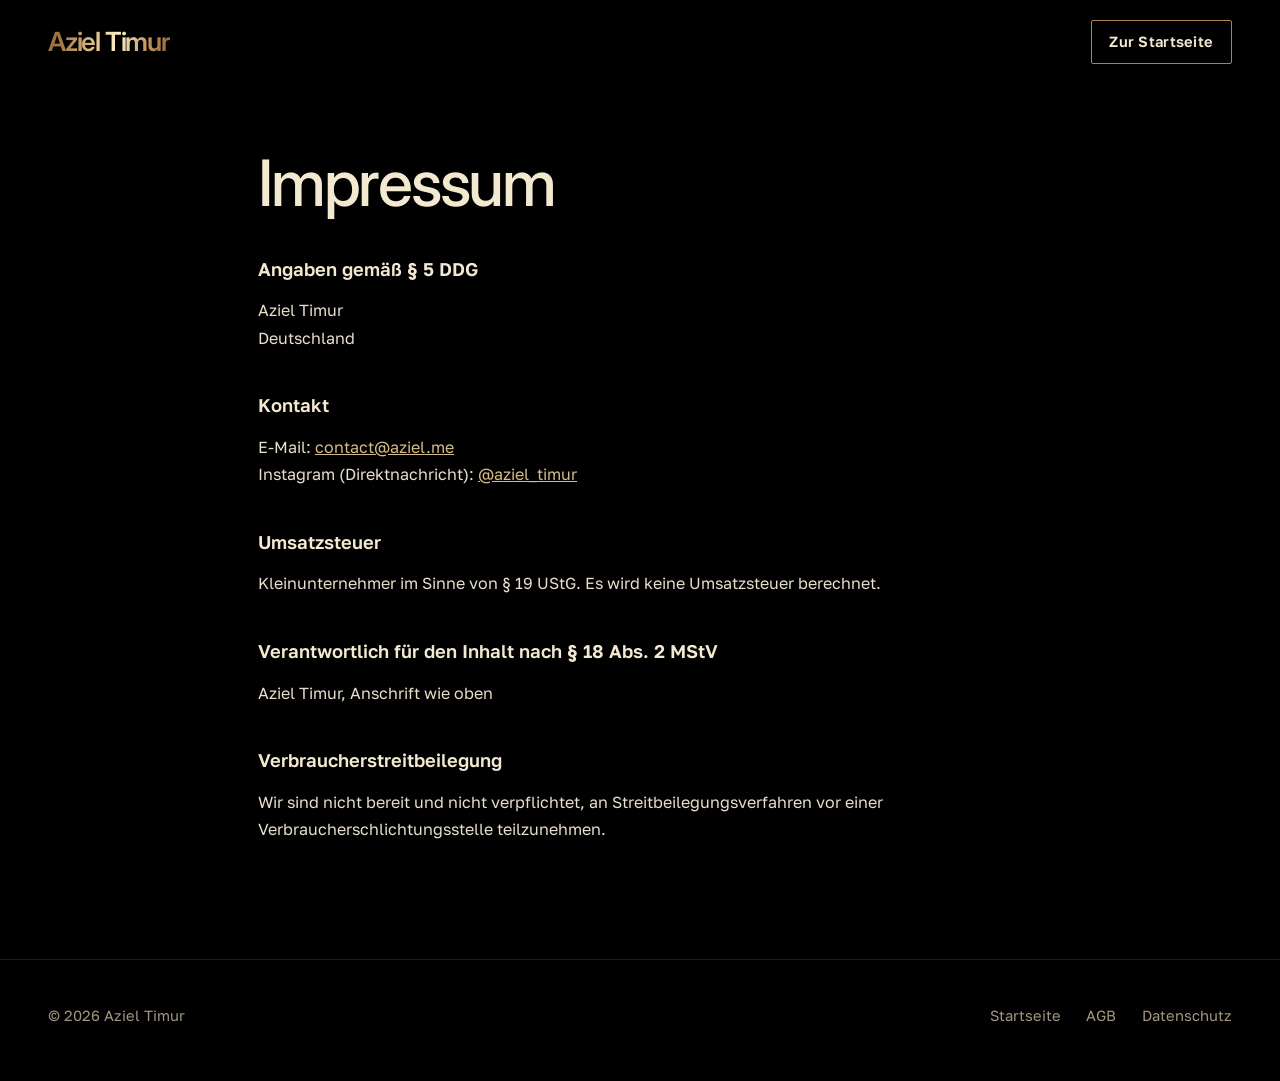
<file: impressum.html>
<!doctype html>
<html lang="de">
<head>
<meta charset="utf-8">
<meta name="viewport" content="width=device-width, initial-scale=1">
<title>Impressum — Aziel Timur</title>
<meta name="robots" content="noindex">
<meta name="theme-color" content="#000000">
<link rel="icon" href="favicon.svg" type="image/svg+xml">
<link rel="stylesheet" href="assets/css/style.css?v=202611211">
</head>
<body>
<header class="nav"><div class="wrap"><a class="logo" href="./">Aziel Timur</a><a class="btn btn-ghost" href="./">Zur Startseite</a></div></header>
<main class="legal"><div class="wrap">
<h1>Impressum</h1>
<h2>Angaben gemäß § 5 DDG</h2>
<p>Aziel Timur<br>
Deutschland</p>
<h2>Kontakt</h2>
<p>E-Mail: <a href="mailto:contact@aziel.me">contact@aziel.me</a><br>
Instagram (Direktnachricht): <a href="https://ig.me/m/aziel_timur" rel="noopener">@aziel_timur</a></p>
<h2>Umsatzsteuer</h2>
<p>Kleinunternehmer im Sinne von § 19 UStG. Es wird keine Umsatzsteuer berechnet.</p>
<h2>Verantwortlich für den Inhalt nach § 18 Abs. 2 MStV</h2>
<p>Aziel Timur, Anschrift wie oben</p>
<h2>Verbraucherstreitbeilegung</h2>
<p>Wir sind nicht bereit und nicht verpflichtet, an Streitbeilegungsverfahren vor einer Verbraucherschlichtungsstelle teilzunehmen.</p>
</div></main>
<footer class="site"><div class="wrap"><span>© 2026 Aziel Timur</span><nav><a href="./">Startseite</a><a href="agb.html">AGB</a><a href="datenschutz.html">Datenschutz</a></nav></div></footer>
</body>
</html>
</file>
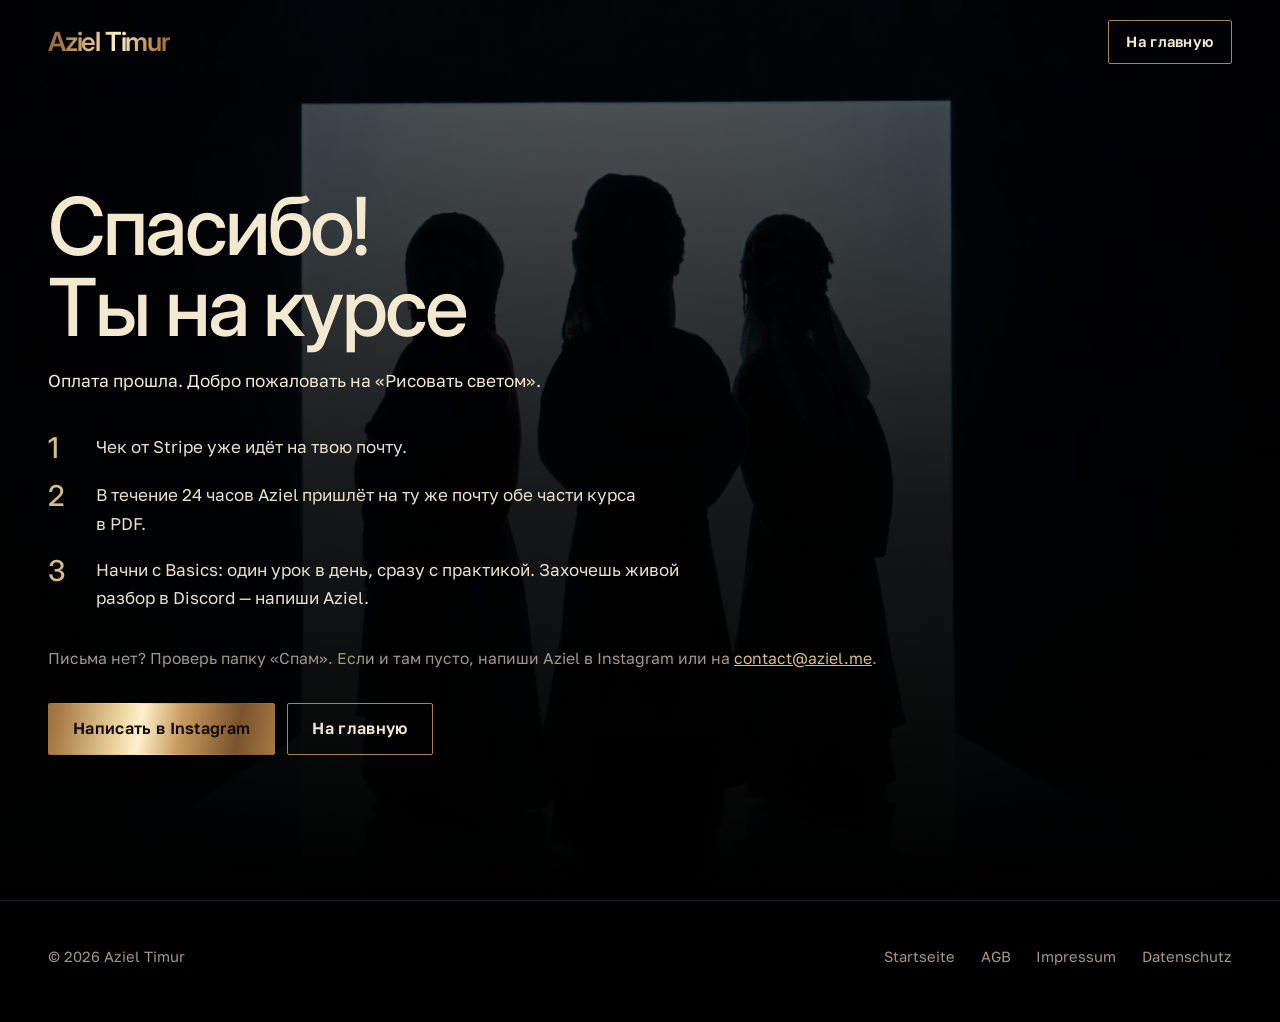
<file: spasibo-pdf.html>
<!doctype html>
<html lang="ru">
<head>
<meta charset="utf-8">
<meta name="viewport" content="width=device-width, initial-scale=1">
<title>Спасибо — курс «Рисовать светом» (PDF)</title>
<meta name="robots" content="noindex">
<meta name="theme-color" content="#000000">
<link rel="icon" href="favicon.svg" type="image/svg+xml">
<link rel="preload" href="assets/fonts/inter-display-500.woff" as="font" type="font/woff" crossorigin>
<link rel="preload" href="assets/fonts/golos.woff" as="font" type="font/woff" crossorigin>
<link rel="stylesheet" href="assets/css/style.css?v=202611211">
</head>
<body>
<header class="nav"><div class="wrap"><a class="logo" href="./">Aziel Timur</a><a class="btn btn-ghost" href="./">На главную</a></div></header>
<main class="thanks"><div class="wrap">
  <h1>Спасибо!<br>Ты на курсе</h1>
  <p class="lead">Оплата прошла. Добро пожаловать на «Рисовать светом».</p>
  <ol>
    <li><span>Чек от Stripe уже идёт на твою почту.</span></li>
    <li><span>В течение 24&nbsp;часов Aziel пришлёт на ту&nbsp;же почту обе части курса в&nbsp;PDF.</span></li>
    <li><span>Начни с&nbsp;Basics: один урок в&nbsp;день, сразу с&nbsp;практикой. Захочешь живой разбор в&nbsp;Discord&nbsp;— напиши Aziel.</span></li>
  </ol>
  <p class="muted">Письма нет? Проверь папку «Спам». Если и&nbsp;там пусто, напиши Aziel в&nbsp;Instagram или на <a href="mailto:contact@aziel.me">contact@aziel.me</a>.</p>
  <div class="actions">
    <a class="btn btn-red" href="https://ig.me/m/aziel_timur" rel="noopener">Написать в Instagram</a>
    <a class="btn btn-ghost" href="./">На главную</a>
  </div>
</div></main>
<footer class="site"><div class="wrap"><span>© 2026 Aziel Timur</span><nav><a href="./">Startseite</a><a href="agb.html">AGB</a><a href="impressum.html">Impressum</a><a href="datenschutz.html">Datenschutz</a></nav></div></footer>
</body>
</html>
</file>
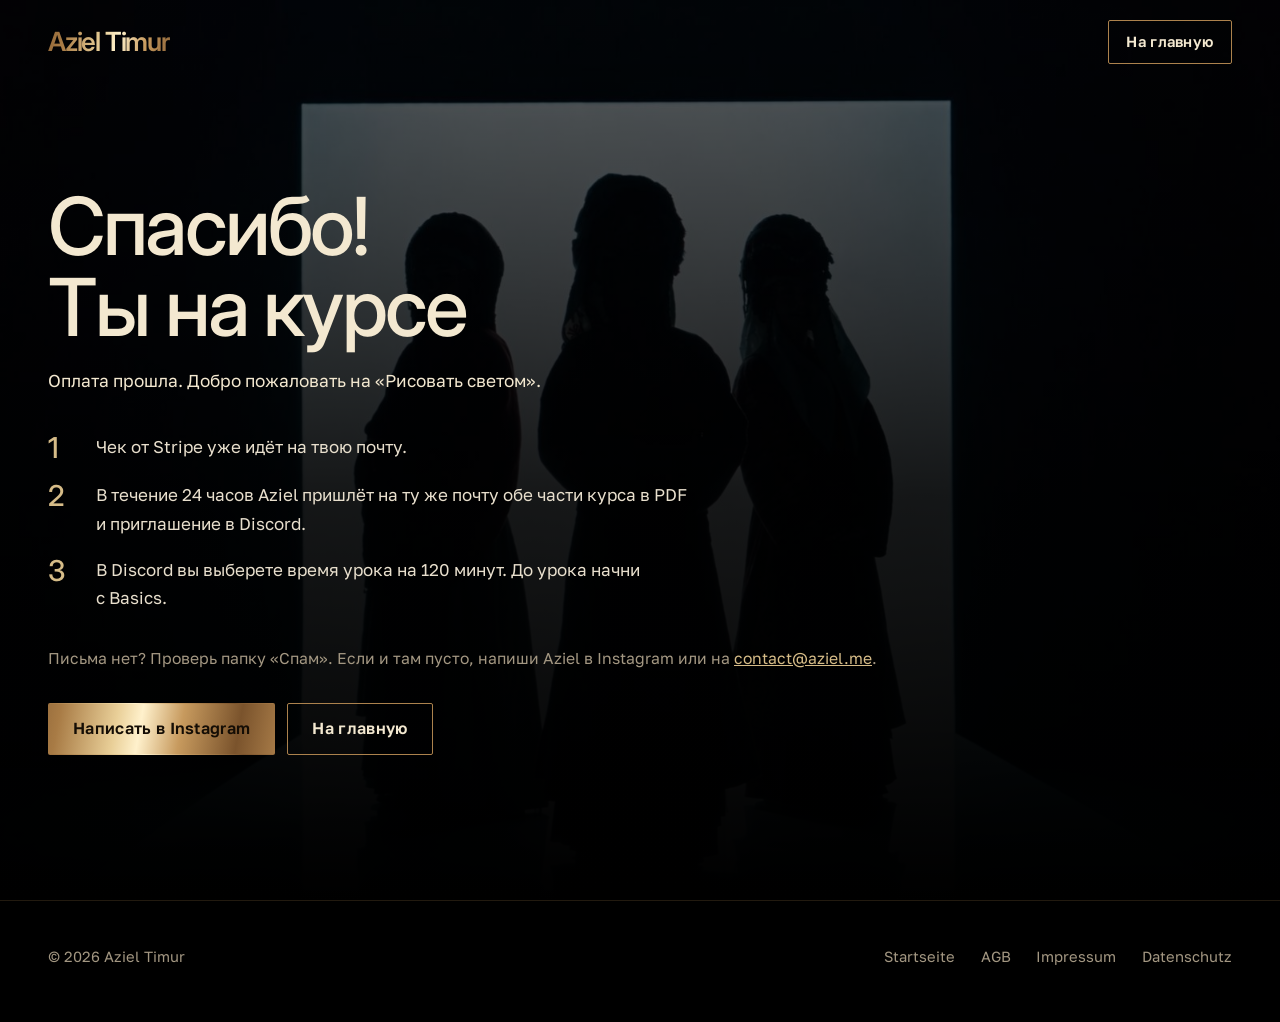
<file: spasibo.html>
<!doctype html>
<html lang="ru">
<head>
<meta charset="utf-8">
<meta name="viewport" content="width=device-width, initial-scale=1">
<title>Спасибо — курс «Рисовать светом»</title>
<meta name="robots" content="noindex">
<meta name="theme-color" content="#000000">
<link rel="icon" href="favicon.svg" type="image/svg+xml">
<link rel="preload" href="assets/fonts/inter-display-500.woff" as="font" type="font/woff" crossorigin>
<link rel="preload" href="assets/fonts/golos.woff" as="font" type="font/woff" crossorigin>
<link rel="stylesheet" href="assets/css/style.css?v=202611211">
</head>
<body>
<header class="nav"><div class="wrap"><a class="logo" href="./">Aziel Timur</a><a class="btn btn-ghost" href="./">На главную</a></div></header>
<main class="thanks"><div class="wrap">
  <h1>Спасибо!<br>Ты на курсе</h1>
  <p class="lead">Оплата прошла. Добро пожаловать на «Рисовать светом».</p>
  <ol>
    <li><span>Чек от Stripe уже идёт на твою почту.</span></li>
    <li><span>В течение 24&nbsp;часов Aziel пришлёт на ту&nbsp;же почту обе части курса в&nbsp;PDF и&nbsp;приглашение в&nbsp;Discord.</span></li>
    <li><span>В Discord вы выберете время урока на 120&nbsp;минут. До урока начни с&nbsp;Basics.</span></li>
  </ol>
  <p class="muted">Письма нет? Проверь папку «Спам». Если и&nbsp;там пусто, напиши Aziel в&nbsp;Instagram или на <a href="mailto:contact@aziel.me">contact@aziel.me</a>.</p>
  <div class="actions">
    <a class="btn btn-red" href="https://ig.me/m/aziel_timur" rel="noopener">Написать в Instagram</a>
    <a class="btn btn-ghost" href="./">На главную</a>
  </div>
</div></main>
<footer class="site"><div class="wrap"><span>© 2026 Aziel Timur</span><nav><a href="./">Startseite</a><a href="agb.html">AGB</a><a href="impressum.html">Impressum</a><a href="datenschutz.html">Datenschutz</a></nav></div></footer>
</body>
</html>
</file>
<file: assets/css/style.css>
/* =========================================================
   Aziel Timur — aziel.me
   Schwarz, gebürstetes Gold, moderne Grotesk (Inter Display + Golos Text).
   Eine Datei für alle Seiten: Start, Kurs, Danke, Rechtliches.
   ========================================================= */

@font-face { font-family:"Inter Display"; src:url("../fonts/inter-display-300.woff") format("woff"); font-weight:300; font-style:normal; font-display:swap }
@font-face { font-family:"Inter Display"; src:url("../fonts/inter-display-500.woff") format("woff"); font-weight:400 500; font-style:normal; font-display:swap }
@font-face { font-family:"Inter Display"; src:url("../fonts/inter-display-600.woff") format("woff"); font-weight:600 700; font-style:normal; font-display:swap }
@font-face { font-family:"Golos Text"; src:url("../fonts/golos.woff") format("woff"); font-weight:400 900; font-style:normal; font-display:swap }

:root {
  --schwarz:#000;
  --tafel:#0b0a08;
  --tafel-hoch:#14110c;
  --bronze-tief:#6e4a26;
  --bronze:#ac824d;
  --gold:#d6bc88;
  --champagner:#f3e8d0;
  --text:#e8dfcd;
  --leise:#a39782;
  --linie:rgba(172,130,77,.42);
  --linie-zart:rgba(172,130,77,.2);
  --metall:linear-gradient(100deg,
    #6e4a26 0%, #a87b45 16%, #e9cf98 30%, #fff1cc 36%, #c79a5e 46%,
    #7a532c 60%, #b88a52 74%, #ecd3a0 86%, #8a6034 100%);

  --display:"Inter Display", "Golos Text", system-ui, -apple-system, "Segoe UI", sans-serif;
  --sans:"Golos Text", system-ui, -apple-system, "Segoe UI", sans-serif;

  --rand:clamp(16px, 4vw, 48px);
  --breite:1240px;
  --kopf-h:76px;
  --ease:cubic-bezier(.2,.7,.2,1);
}

*, *::before, *::after { box-sizing:border-box }
html { scroll-behavior:smooth; scroll-padding-top:calc(var(--kopf-h) + 16px); -webkit-text-size-adjust:100% }
@media (prefers-reduced-motion:reduce) { html { scroll-behavior:auto } }
body {
  margin:0; background:var(--schwarz); color:var(--text);
  font-family:var(--sans); font-size:1.0625rem; line-height:1.68;
  -webkit-font-smoothing:antialiased; text-rendering:optimizeLegibility; overflow-x:hidden;
}
img, svg { display:block; max-width:100% }
img { height:auto }
a { color:inherit }
p { margin:0 0 1em }
h1, h2, h3, h4 { margin:0; font-weight:400 }
::selection { background:var(--bronze); color:#000 }
:focus-visible { outline:2px solid var(--gold); outline-offset:3px }

.wrap { width:100%; max-width:calc(var(--breite) + 2 * var(--rand)); margin-inline:auto; padding-inline:var(--rand) }
.sr-only { position:absolute !important; width:1px; height:1px; padding:0; margin:-1px; overflow:hidden; clip:rect(0 0 0 0); white-space:nowrap; border:0 }
.skip { position:absolute; left:-999px; top:8px; z-index:100; background:var(--champagner); color:#000; padding:8px 14px; font-family:var(--sans) }
.skip:focus { left:8px }
.metall-text {
  background:var(--metall); background-size:200% 100%; background-position:20% 0;
  -webkit-background-clip:text; background-clip:text; color:transparent;
}

/* ---------- Typo-Bausteine ---------- */

.eyebrow {
  display:flex; align-items:center; gap:14px; margin:0 0 22px;
  font-family:var(--sans); font-size:.8rem; font-weight:500; letter-spacing:.2em; text-transform:uppercase; color:var(--gold);
}
.eyebrow::before { content:""; width:36px; height:1px; background:var(--bronze); flex:none }
.titel {
  font-family:var(--display); font-style:normal; color:var(--champagner);
  font-size:clamp(2.6rem, 5.6vw, 4.8rem); line-height:1.02; letter-spacing:-.015em; max-width:16ch;
}
.lead { font-size:clamp(1.15rem, 1.5vw, 1.32rem); line-height:1.6; color:var(--champagner) }
.leise { color:var(--leise) }
.klein { font-size:.92rem }
.abschnitt { position:relative; padding-block:clamp(80px, 11vw, 150px) }
.abschnitt--linie { border-top:1px solid var(--linie-zart) }
.abschnitt-kopf { display:grid; grid-template-columns:minmax(0,1fr) minmax(0,1fr); gap:24px clamp(32px, 6vw, 96px); align-items:end; margin-bottom:clamp(40px, 6vw, 72px) }
.abschnitt-kopf .lead { margin:0; max-width:46ch }
@media (max-width:860px) { .abschnitt-kopf { grid-template-columns:1fr } }

/* ---------- Buttons ---------- */

.btn {
  display:inline-flex; align-items:center; justify-content:center; gap:.6em;
  min-height:52px; padding:0 1.5em;
  font-family:var(--sans); font-size:1rem; font-weight:600; letter-spacing:.02em; line-height:1.1;
  text-decoration:none; text-align:center; border:1px solid var(--bronze); border-radius:2px;
  color:var(--champagner); background:transparent; cursor:pointer;
  transition:background-color .25s, border-color .25s, color .25s, background-position .6s var(--ease);
}
.btn svg { width:18px; height:18px; flex:none }
.btn:hover { background-color:rgba(172,130,77,.14); border-color:var(--gold) }
.btn--gold, .btn-red {
  color:#140d05; border-color:transparent;
  background:var(--metall); background-size:180% 100%; background-position:30% 0;
}
.btn--gold:hover, .btn-red:hover { background:var(--metall); background-size:180% 100%; background-position:72% 0; color:#140d05 }
.btn-ghost { border-color:var(--bronze) }
.pfeil { display:inline-flex; align-items:center; gap:.5em; font-family:var(--sans); font-weight:500; font-size:1rem; color:var(--gold); text-decoration:none; border-bottom:1px solid var(--linie); padding-bottom:3px; transition:border-color .2s, gap .25s var(--ease) }
.pfeil:hover { border-color:var(--gold); gap:.8em }

/* ---------- Kopfzeile (Start + Kurs) ---------- */

.kopf {
  position:fixed; inset:0 0 auto 0; z-index:50; height:var(--kopf-h);
  display:flex; align-items:center; border-bottom:1px solid transparent;
  transition:background-color .35s, border-color .35s, backdrop-filter .35s;
}
.kopf.ist-gescrollt, .kopf.menue-offen { background:rgba(0,0,0,.72); border-bottom-color:var(--linie-zart); -webkit-backdrop-filter:blur(14px) saturate(1.2); backdrop-filter:blur(14px) saturate(1.2) }
.kopf .wrap { display:flex; align-items:center; justify-content:space-between; gap:24px }
.logo { display:inline-flex; align-items:baseline; gap:.45em; text-decoration:none; line-height:1 }
.logo-marke {
  font-family:var(--display); font-style:normal; font-size:1.9rem; letter-spacing:-.02em; padding:.05em .06em .12em 0;
  background:var(--metall); background-size:220% 100%; background-position:18% 0; -webkit-background-clip:text; background-clip:text; color:transparent;
}
.logo-zusatz { font-family:var(--sans); font-size:.72rem; letter-spacing:.28em; text-transform:uppercase; color:var(--leise) }
.kopf-nav { display:flex; align-items:center; gap:clamp(18px, 2.4vw, 34px) }
.kopf-nav > a:not(.btn) { font-family:var(--sans); font-size:.98rem; text-decoration:none; color:var(--text); padding:6px 0; border-bottom:1px solid transparent; transition:border-color .2s, color .2s }
.kopf-nav > a:not(.btn):hover, .kopf-nav > a[aria-current="page"] { color:var(--gold); border-bottom-color:var(--bronze) }
.kopf-nav .btn { min-height:44px; padding:0 1.2em; font-size:.95rem }
.menue-knopf { display:none; width:46px; height:46px; border:1px solid var(--linie); border-radius:2px; background:transparent; color:var(--champagner); cursor:pointer; padding:0; position:relative }
.menue-knopf span { position:absolute; left:13px; right:13px; height:1px; background:currentColor; transition:transform .3s var(--ease), opacity .2s }
.menue-knopf span:nth-child(1) { top:17px } .menue-knopf span:nth-child(2) { top:23px } .menue-knopf span:nth-child(3) { top:29px }
.menue-knopf[aria-expanded="true"] span:nth-child(1) { transform:translateY(6px) rotate(45deg) }
.menue-knopf[aria-expanded="true"] span:nth-child(2) { opacity:0 }
.menue-knopf[aria-expanded="true"] span:nth-child(3) { transform:translateY(-6px) rotate(-45deg) }
@media (max-width:900px) {
  .menue-knopf { display:block }
  .kopf-nav {
    position:fixed; inset:var(--kopf-h) 0 0 0; z-index:49; flex-direction:column; align-items:flex-start; justify-content:flex-start; gap:6px;
    padding:clamp(28px, 8vw, 56px) var(--rand) 40px; background:rgba(0,0,0,.96);
    opacity:0; visibility:hidden; transform:translateY(-8px); transition:opacity .3s, transform .35s var(--ease), visibility .3s;
  }
  .kopf.menue-offen .kopf-nav { opacity:1; visibility:visible; transform:none }
  /* backdrop-filter würde das fixierte Menü in die Kopfzeile einsperren */
  .kopf.menue-offen { -webkit-backdrop-filter:none; backdrop-filter:none; background:#000 }
  .kopf-nav { background:#000 }
  .kopf-nav > a:not(.btn) { font-family:var(--display); font-style:normal; font-size:clamp(2rem, 9vw, 2.8rem); color:var(--champagner); border:0; padding:4px 0 }
  .kopf-nav .btn { margin-top:24px; min-height:54px; width:100%; font-size:1.05rem }
}
body.menue-offen { overflow:hidden }

/* ---------- Hero Startseite ---------- */

.hero {
  position:relative; min-height:100svh; display:flex; flex-direction:column; justify-content:flex-end;
  padding-top:calc(var(--kopf-h) + 32px); overflow:hidden; isolation:isolate;
}
.hero-bild { position:absolute; top:0; right:0; bottom:0; width:min(62vw, 1080px); margin:0; z-index:-1; background:#000 }
.hero-bild picture { display:block; width:100%; height:100% }
.hero-bild img { width:100%; height:100%; object-fit:cover; object-position:54% 28%; filter:brightness(.9) contrast(1.06) saturate(.92) }
.hero-bild::after {
  content:""; position:absolute; inset:0; pointer-events:none;
  background:
    linear-gradient(90deg, #000 0%, rgba(0,0,0,.72) 10%, rgba(0,0,0,.12) 30%, rgba(0,0,0,0) 44%),
    linear-gradient(0deg, #000 0%, rgba(0,0,0,.78) 18%, rgba(0,0,0,0) 44%),
    linear-gradient(180deg, rgba(0,0,0,.88) 0%, rgba(0,0,0,.5) 11%, rgba(0,0,0,0) 26%);
}
.hero::after {
  content:""; position:absolute; z-index:-1; pointer-events:none; left:-4vw; top:16vh;
  width:min(30vw, 360px); aspect-ratio:2/1; background:url("../img/ornament.svg") no-repeat center/contain; opacity:.12;
}
.siegel { position:absolute; z-index:2; width:clamp(118px, 10vw, 156px); height:auto; aspect-ratio:1; right:var(--rand); bottom:16%; color:var(--gold); filter:drop-shadow(0 12px 28px rgba(0,0,0,.6)) }
.siegel .ring { transform-origin:50% 50%; animation:drehen 48s linear infinite }
@keyframes drehen { to { transform:rotate(360deg) } }
@media (max-width:1100px) { .siegel { display:none } }
.hero-inhalt { position:relative; z-index:2; padding-bottom:clamp(8px, 2vw, 20px) }
.hero-text { max-width:min(35rem, 46vw) }
.hero-lead { font-size:clamp(1.22rem, 1.65vw, 1.5rem); line-height:1.5; color:var(--champagner); margin-bottom:22px }
.status { display:inline-flex; align-items:center; gap:10px; font-family:var(--sans); font-size:.95rem; color:var(--text); margin:0; text-decoration:none }
.status::before { content:""; width:9px; height:9px; border-radius:50%; background:var(--gold); box-shadow:0 0 0 4px rgba(214,188,136,.18); flex:none; animation:puls 2.6s ease-in-out infinite }
a.status:hover { color:var(--gold) }
@keyframes puls { 50% { box-shadow:0 0 0 7px rgba(214,188,136,.06) } }
.hero-cta { display:flex; flex-wrap:wrap; gap:12px; margin-top:28px }
.marke {
  display:block; font-family:var(--display); font-style:normal; font-weight:400;
  font-size:clamp(5.4rem, 30vw, 27rem); line-height:.8; letter-spacing:-.04em;
  margin:clamp(18px, 3vw, 40px) 0 0 -.05em; padding:.04em .06em .18em 0;
  background:var(--metall); background-size:240% 100%; background-position:0% 0;
  -webkit-background-clip:text; background-clip:text; color:transparent;
}
@media (prefers-reduced-motion:no-preference) {
  .marke { animation:glanz 3.4s var(--ease) .2s both }
  .hero-bild img { animation:licht 2.6s var(--ease) both }
  .hero-text > * { animation:steigen 1.1s var(--ease) both }
  .hero-text > :nth-child(2) { animation-delay:.15s } .hero-text > :nth-child(3) { animation-delay:.3s } .hero-text > :nth-child(4) { animation-delay:.42s }
}
@keyframes glanz { from { background-position:100% 0; opacity:0; transform:translateY(.06em) } to { background-position:0% 0; opacity:1; transform:none } }
@keyframes licht { from { filter:brightness(.1) saturate(.4); transform:scale(1.04) } to { filter:none; transform:none } }
@keyframes steigen { from { opacity:0; transform:translateY(16px) } to { opacity:1; transform:none } }
@media (max-width:760px) {
  .hero { min-height:0; padding-top:0; justify-content:flex-start }
  .hero::after { display:none }
  .hero-bild { position:relative; width:100%; height:min(70svh, 620px); z-index:auto; order:0 }
  .hero-bild img { object-position:50% 22% }
  .hero-bild::after { background:linear-gradient(0deg, #000 0%, rgba(0,0,0,.55) 24%, rgba(0,0,0,0) 52%), linear-gradient(180deg, rgba(0,0,0,.88) 0%, rgba(0,0,0,.45) 12%, rgba(0,0,0,0) 28%) }
  .hero > h1 { order:1; position:relative; z-index:2; margin-top:-.66em }
  .hero > h1 .marke { margin-top:0; font-size:38vw }
  .hero-inhalt { order:2; padding-bottom:48px }
  .hero-text { max-width:none }
  .hero-cta .btn { flex:1 1 auto }
}

/* ---------- Kennzahlen ---------- */

.zahlen { border-top:1px solid var(--linie-zart); border-bottom:1px solid var(--linie-zart) }
.zahlen ul { list-style:none; margin:0 auto; padding-block:0; display:grid; grid-template-columns:repeat(4, minmax(0,1fr)) }
.zahlen li { padding:clamp(22px, 3vw, 36px) clamp(12px, 2vw, 28px); border-left:1px solid var(--linie-zart) }
.zahlen li:first-child { border-left:0; padding-left:0 }
.zahlen strong { display:block; font-family:var(--display); font-style:normal; font-weight:400; font-size:clamp(2rem, 3.6vw, 3rem); line-height:1.05; color:var(--champagner) }
.zahlen span { display:block; margin-top:6px; font-family:var(--sans); font-size:.9rem; line-height:1.45; color:var(--leise) }
@media (max-width:860px) {
  .zahlen ul { grid-template-columns:1fr 1fr }
  .zahlen li:nth-child(3) { border-left:0; padding-left:0 }
  .zahlen li:nth-child(n+3) { border-top:1px solid var(--linie-zart) }
}

/* ---------- Bilder mit Rahmen ---------- */

.rahmen { margin:0; position:relative; padding:10px; border:1px solid var(--linie); background:var(--schwarz) }
.rahmen img { width:100%; height:100%; object-fit:cover }
.rahmen figcaption, .bildunterschrift { margin-top:14px; font-family:var(--sans); font-size:.92rem; line-height:1.5; color:var(--leise) }
.rahmen figcaption { position:absolute; left:10px; right:10px; top:100%; margin-top:14px }

/* ---------- Über mich ---------- */

.ich-raster { display:grid; grid-template-columns:minmax(0, 6fr) minmax(0, 5fr); gap:clamp(40px, 7vw, 110px); align-items:center }
.ich-text .titel { margin-bottom:clamp(26px, 3vw, 38px) }
.ich-text p { max-width:58ch }
.ich-bild { aspect-ratio:4/5 }
.ich-bild img { object-position:52% 72% }
@media (max-width:860px) {
  .ich-raster { grid-template-columns:1fr }
  .ich-bild { order:-1; aspect-ratio:4/5; margin-bottom:24px }
}

.zitat { margin:clamp(80px, 11vw, 150px) auto 0; max-width:920px; text-align:center }
.zitat .ornament { margin-bottom:28px }
.zitat blockquote { margin:0 auto; max-width:22ch; font-family:var(--display); font-style:normal; color:var(--champagner); font-size:clamp(1.9rem, 3.6vw, 3.1rem); line-height:1.18; letter-spacing:-.01em }
.zitat cite { display:block; margin-top:22px; font-family:var(--sans); font-style:normal; font-size:.82rem; letter-spacing:.2em; text-transform:uppercase; color:var(--gold) }

.ornament { display:flex; align-items:center; justify-content:center; gap:18px; color:var(--bronze) }
.ornament::before, .ornament::after { content:""; height:1px; flex:1 1 0; max-width:120px; background:linear-gradient(90deg, transparent, var(--linie)) }
.ornament::after { background:linear-gradient(270deg, transparent, var(--linie)) }
.ornament svg { width:64px; height:auto; flex:none }

/* ---------- Weg (vier Schritte) ---------- */

.weg-liste { list-style:none; margin:0; padding:0; display:grid; grid-template-columns:repeat(4, minmax(0,1fr)); border-top:1px solid var(--linie-zart); border-bottom:1px solid var(--linie-zart) }
.weg-liste li { padding:clamp(28px, 3.4vw, 44px) clamp(18px, 2.2vw, 30px) clamp(32px, 4vw, 52px); border-left:1px solid var(--linie-zart) }
.weg-liste li:first-child { border-left:0; padding-left:0 }
.weg-nr { display:block; font-family:var(--display); font-style:normal; font-size:3.2rem; line-height:1; margin-bottom:22px; padding-bottom:.1em }
.weg-liste h3 { font-family:var(--display); font-style:normal; font-size:clamp(1.55rem, 2.2vw, 1.95rem); line-height:1.12; color:var(--champagner); margin-bottom:14px }
.weg-liste p { font-size:1.02rem; line-height:1.62; margin:0; color:var(--text) }
@media (max-width:1000px) {
  .weg-liste { grid-template-columns:1fr 1fr }
  .weg-liste li:nth-child(3) { border-left:0; padding-left:0 }
  .weg-liste li:nth-child(n+3) { border-top:1px solid var(--linie-zart) }
}
@media (max-width:600px) {
  .weg-liste { grid-template-columns:1fr }
  .weg-liste li { border-left:0; padding-inline:0 }
  .weg-liste li + li { border-top:1px solid var(--linie-zart) }
}

/* ---------- Clips ---------- */

.clips::before {
  content:""; position:absolute; inset:0; z-index:-1; pointer-events:none;
  background:url("../img/ornament.svg") no-repeat right -140px top 120px / 520px; opacity:.05;
}
.video-knopf {
  all:unset; box-sizing:border-box; position:relative; display:block; width:100%; cursor:pointer; overflow:hidden; background:#000; aspect-ratio:16/9;
}
.video-knopf img { width:100%; height:100%; object-fit:cover; transition:transform .9s var(--ease), filter .5s }
.video-knopf::after { content:""; position:absolute; inset:0; background:linear-gradient(0deg, rgba(0,0,0,.55), rgba(0,0,0,0) 45%); pointer-events:none }
.video-knopf:hover img { transform:scale(1.035); filter:brightness(1.06) }
.video-knopf:focus-visible { outline:2px solid var(--gold); outline-offset:4px }
.play {
  position:absolute; z-index:2; left:50%; top:50%; width:clamp(64px, 7vw, 92px); aspect-ratio:1; transform:translate(-50%, -50%);
  border-radius:50%; display:grid; place-items:center; background:rgba(0,0,0,.35); -webkit-backdrop-filter:blur(6px); backdrop-filter:blur(6px);
  border:1px solid rgba(233,207,152,.75); transition:transform .4s var(--ease), background-color .3s;
}
.play svg { width:32%; margin-left:8%; fill:var(--champagner) }
.video-knopf:hover .play { transform:translate(-50%, -50%) scale(1.08); background:rgba(172,130,77,.35) }
.video-dauer { position:absolute; z-index:2; right:12px; bottom:10px; font-family:var(--sans); font-size:.8rem; letter-spacing:.06em; color:var(--champagner); background:rgba(0,0,0,.6); padding:2px 8px }

.clip-gross { display:grid; grid-template-columns:minmax(0, 8fr) minmax(0, 4fr); gap:clamp(28px, 4vw, 64px); align-items:end }
.clip-gross .rahmen { padding:12px }
.clip-info h3 { font-family:var(--display); font-style:normal; font-size:clamp(2rem, 3.4vw, 2.9rem); line-height:1.05; color:var(--champagner); margin:0 0 6px }
.clip-info .uebersetzung { font-family:var(--sans); font-size:.95rem; color:var(--gold); margin-bottom:20px }
.clip-info p { font-size:1.04rem }
@media (max-width:900px) { .clip-gross { grid-template-columns:1fr } }

.clip-raster { list-style:none; margin:clamp(56px, 7vw, 96px) 0 0; padding:0; display:grid; grid-template-columns:repeat(4, minmax(0,1fr)); gap:clamp(20px, 2.6vw, 36px) }
.clip-karte .play { width:54px }
.clip-karte h3 { font-family:var(--display); font-style:normal; font-size:1.5rem; line-height:1.15; color:var(--champagner); margin:18px 0 4px }
.clip-karte p { font-family:var(--sans); font-size:.9rem; line-height:1.5; color:var(--leise); margin:0 }
@media (max-width:1000px) { .clip-raster { grid-template-columns:1fr 1fr } }
@media (max-width:520px) { .clip-raster { grid-template-columns:1fr } }
.clips-fuss { display:flex; flex-wrap:wrap; justify-content:space-between; align-items:center; gap:16px 32px; margin-top:clamp(40px, 5vw, 64px); padding-top:28px; border-top:1px solid var(--linie-zart) }
.clips-fuss p { margin:0; font-family:var(--sans); font-size:.88rem; color:var(--leise) }

/* Player-Dialog */
.player { width:min(1200px, 94vw); max-width:none; padding:0; border:1px solid var(--linie); background:#000; color:var(--text); overflow:visible }
.player::backdrop { background:rgba(0,0,0,.88); -webkit-backdrop-filter:blur(6px); backdrop-filter:blur(6px) }
.player-buehne { position:relative; aspect-ratio:16/9; background:#000 }
.player-buehne iframe { position:absolute; inset:0; width:100%; height:100%; border:0 }
.player-zu { position:absolute; right:0; bottom:calc(100% + 10px); display:inline-flex; align-items:center; gap:8px; background:none; border:0; color:var(--champagner); font-family:var(--sans); font-size:.95rem; cursor:pointer; padding:6px 0 }
.player-zu svg { width:20px; height:20px }
.player-titel { margin:0; padding:14px 18px; font-family:var(--display); font-style:normal; font-size:1.2rem; color:var(--champagner); border-top:1px solid var(--linie-zart) }

/* ---------- Экклесия / Bildband ---------- */

.ekklesia { text-align:center; overflow:hidden }
.ekklesia-wort {
  display:block; font-family:var(--display); font-style:normal; font-size:clamp(4rem, 17vw, 15rem); line-height:.86; letter-spacing:-.035em;
  padding:.04em .08em .16em; margin:0 auto clamp(20px, 3vw, 36px);
}
.ekklesia .lead { max-width:40ch; margin-inline:auto }
.ekklesia p { max-width:56ch; margin-inline:auto }
.ekklesia .hero-cta { justify-content:center }

.bildband-raster { display:grid; grid-template-columns:7fr 5fr; gap:clamp(24px, 4vw, 64px); align-items:start; margin-top:clamp(64px, 9vw, 120px); text-align:left }
.bildband-raster .rahmen { aspect-ratio:16/10 }
.bild--klein { margin-top:clamp(64px, 12vw, 180px) }
.bild--klein.rahmen { aspect-ratio:4/5 }
@media (max-width:760px) {
  .bildband-raster { grid-template-columns:1fr; gap:72px }
  .bild--klein { margin-top:0 }
  .bild--klein.rahmen { aspect-ratio:16/10 }
}

/* ---------- Kurs-Teaser + Partner ---------- */

.tafel-box { display:grid; grid-template-columns:minmax(0, 5fr) minmax(0, 6fr); border:1px solid var(--linie); background:linear-gradient(180deg, var(--tafel-hoch), var(--tafel)) }
.tafel-box .bild { position:relative; min-height:320px; margin:0; border-right:1px solid var(--linie-zart) }
.tafel-box .bild img { position:absolute; inset:0; width:100%; height:100%; object-fit:cover }
.tafel-box .inhalt { padding:clamp(28px, 5vw, 72px) }
.tafel-box .titel { font-size:clamp(2.4rem, 4.6vw, 4rem); margin-bottom:22px }
.tafel-box ul { list-style:none; margin:26px 0 30px; padding:0; border-top:1px solid var(--linie-zart) }
.tafel-box li { display:flex; justify-content:space-between; gap:16px; padding:12px 0; border-bottom:1px solid var(--linie-zart); font-family:var(--sans); font-size:.98rem }
.tafel-box li b { font-family:var(--display); font-style:normal; font-weight:400; font-size:1.25rem; color:var(--gold); white-space:nowrap }
.tafel-box .hero-cta { margin-top:0 }
@media (max-width:860px) { .tafel-box { grid-template-columns:1fr } .tafel-box .bild { min-height:0; aspect-ratio:16/10; border-right:0; border-bottom:1px solid var(--linie-zart) } }

.partner { text-align:center }
.partner .titel { margin:0 auto 26px; max-width:18ch }
.partner p { max-width:52ch; margin-inline:auto }
.partner .hero-cta { justify-content:center }

/* ---------- Kontakt ---------- */

.kontakt-liste { display:grid; grid-template-columns:repeat(3, minmax(0,1fr)); margin:0; padding:0; list-style:none; border-top:1px solid var(--linie-zart); border-bottom:1px solid var(--linie-zart) }
.kontakt-liste li + li { border-left:1px solid var(--linie-zart) }
.kontakt-liste a { display:block; height:100%; padding:clamp(26px, 3.4vw, 44px) clamp(16px, 2.4vw, 32px); text-decoration:none; transition:background-color .3s }
.kontakt-liste a:hover { background:rgba(172,130,77,.07) }
.kontakt-liste span { display:block; font-family:var(--sans); font-size:.8rem; letter-spacing:.2em; text-transform:uppercase; color:var(--gold); margin-bottom:10px }
.kontakt-liste strong { display:block; font-family:var(--display); font-style:normal; font-weight:400; font-size:clamp(1.4rem, 2.4vw, 2rem); color:var(--champagner); overflow-wrap:anywhere }
@media (max-width:760px) { .kontakt-liste { grid-template-columns:1fr } .kontakt-liste li + li { border-left:0; border-top:1px solid var(--linie-zart) } }

/* ---------- Fußzeile ---------- */

.fuss { border-top:1px solid var(--linie-zart); padding:clamp(56px, 7vw, 88px) 0 40px; color:var(--leise) }
.fuss-oben { display:flex; flex-wrap:wrap; justify-content:space-between; align-items:flex-end; gap:24px 48px; padding-bottom:36px; border-bottom:1px solid var(--linie-zart) }
.fuss-marke { font-family:var(--display); font-style:normal; font-size:clamp(3.2rem, 8vw, 6rem); line-height:.9; letter-spacing:-.03em; padding:.04em .06em .14em 0 }
.fuss-ort { font-family:var(--sans); font-size:.85rem; letter-spacing:.2em; text-transform:uppercase; color:var(--leise); margin:0 }
.fuss-unten { display:flex; flex-wrap:wrap; justify-content:space-between; gap:14px 32px; padding-top:24px; font-family:var(--sans); font-size:.9rem }
.fuss nav { display:flex; flex-wrap:wrap; gap:8px 24px }
.fuss a { text-decoration:none; color:var(--leise); transition:color .2s }
.fuss a:hover { color:var(--gold) }

/* ---------- Auftauchen beim Scrollen ---------- */

@media (prefers-reduced-motion:no-preference) {
  .js .auftauchen { opacity:0; transform:translateY(28px); transition:opacity 1s var(--ease), transform 1.1s var(--ease) }
  .js .auftauchen.ist-sichtbar { opacity:1; transform:none }
  .js .auftauchen[data-verzoegerung="1"] { transition-delay:.12s }
  .js .auftauchen[data-verzoegerung="2"] { transition-delay:.24s }
  .js .auftauchen[data-verzoegerung="3"] { transition-delay:.36s }
}

/* =========================================================
   KURS-SEITE (/kurs/)
   ========================================================= */

.kurs-hero { position:relative; min-height:100svh; padding:0; overflow:hidden; display:flex; align-items:flex-end; isolation:isolate }
.kurs-hero picture, .kurs-hero picture img { position:absolute; inset:0; width:100%; height:100%; object-fit:cover; object-position:62% 50%; z-index:-2 }
.kurs-hero::after { content:""; position:absolute; inset:0; z-index:-1; background:
  linear-gradient(90deg, rgba(0,0,0,.94) 0%, rgba(0,0,0,.62) 36%, rgba(0,0,0,0) 62%),
  linear-gradient(0deg, #000 0%, rgba(0,0,0,0) 40%),
  linear-gradient(180deg, rgba(0,0,0,.6) 0%, rgba(0,0,0,0) 22%) }
.kurs-hero .wrap { padding-bottom:clamp(48px, 9vh, 110px) }
.kurs-hero h1 {
  font-family:var(--display); font-style:normal; font-size:clamp(3.8rem, 11vw, 10.5rem); line-height:.9; letter-spacing:-.03em; max-width:8.2ch; padding:.04em .14em .14em 0;
  background:var(--metall); background-size:240% 100%; background-position:0 0; -webkit-background-clip:text; background-clip:text; color:transparent;
}
.kurs-hero .lead { max-width:36ch; margin:1.4rem 0 2rem }
.kurs-hero .note { margin:1.2rem 0 0; font-family:var(--sans); font-size:.95rem; color:var(--leise) }
.kurs-hero .actions { display:flex; flex-wrap:wrap; gap:12px }
@media (prefers-reduced-motion:no-preference) {
  .kurs-hero picture img { animation:licht 2.6s var(--ease) both }
  .kurs-hero h1 { animation:glanz 3.2s var(--ease) both }
  .kurs-hero .lead, .kurs-hero .actions, .kurs-hero .note { animation:steigen 1.1s var(--ease) both }
  .kurs-hero .lead { animation-delay:.35s } .kurs-hero .actions { animation-delay:.5s } .kurs-hero .note { animation-delay:.6s }
}
@media (max-width:700px) {
  .kurs-hero picture img { object-position:50% 30% }
  .kurs-hero::after { background:linear-gradient(0deg, #000 0%, rgba(0,0,0,.9) 40%, rgba(0,0,0,.15) 72%), linear-gradient(180deg, rgba(0,0,0,.6) 0%, rgba(0,0,0,0) 22%) }
  .kurs-hero .actions .btn { flex:1 1 auto }
}

/* Abschnitte der Kursseite benutzen die alten Klassennamen */
.kurs section:not(.kurs-hero) { padding:clamp(80px, 11vw, 140px) 0; border-top:1px solid var(--linie-zart) }
.kurs h2 { font-family:var(--display); font-style:normal; color:var(--champagner); font-size:clamp(2.4rem, 5vw, 4.2rem); line-height:1.04; letter-spacing:-.015em; max-width:17ch }
.kurs h3 { font-family:var(--display); font-style:normal; color:var(--champagner); font-size:1.6rem; line-height:1.18 }
.kurs p { max-width:62ch }
.kurs .lead { color:var(--champagner) }
.kurs .muted { color:var(--leise) }
.light { background:var(--tafel) }

.clip .grid { display:grid; grid-template-columns:1fr 1.25fr; gap:clamp(32px, 6vw, 80px); align-items:center }
.clip h2 { margin-bottom:1.4rem }
.facts { display:grid; grid-template-columns:repeat(3, auto); justify-content:start; gap:1.2rem 2.6rem; margin:2rem 0 1.6rem; padding:0 }
.facts div { border-top:1px solid var(--linie); padding-top:.8rem }
.facts dt { font-family:var(--display); font-style:normal; font-size:2.3rem; line-height:1; color:var(--gold) }
.facts dd { margin:.45rem 0 0; font-family:var(--sans); font-size:.9rem; color:var(--leise) }
.video { position:relative; aspect-ratio:16/9; overflow:hidden; background:#000; outline:1px solid var(--linie); outline-offset:10px; margin:10px }
.video button { all:unset; cursor:pointer; position:absolute; inset:0; display:block }
.video button img { width:100%; height:100%; object-fit:cover; transition:transform .9s var(--ease) }
.video button:hover img { transform:scale(1.03) }
.video button:hover .play { transform:translate(-50%, -50%) scale(1.08); background:rgba(172,130,77,.35) }
.video button:focus-visible { outline:2px solid var(--gold); outline-offset:-4px }
.video iframe { position:absolute; inset:0; width:100%; height:100%; border:0 }
.video-cap { font-family:var(--sans); font-size:.85rem; color:var(--leise); margin:1.4rem 0 0 }
@media (max-width:860px) { .clip .grid { grid-template-columns:1fr } .facts { grid-template-columns:repeat(3, 1fr); gap:1rem } .facts dt { font-size:1.8rem } }

.frames { background:var(--tafel) }
.frames .head { display:grid; grid-template-columns:1fr 1fr; gap:2rem 4rem; align-items:end; margin-bottom:clamp(32px, 5vw, 56px) }
.frames .stage { display:grid; grid-template-columns:minmax(260px, 1fr) 2fr; gap:clamp(20px, 3vw, 40px); align-items:start }
.picker { display:flex; flex-direction:column; gap:10px; margin:0; padding:0; list-style:none }
.picker button { all:unset; box-sizing:border-box; width:100%; cursor:pointer; padding:16px 18px; border:1px solid var(--linie-zart); transition:background-color .25s, border-color .25s }
.picker button:hover { background:rgba(172,130,77,.06) }
.picker button[aria-pressed="true"] { background:rgba(172,130,77,.12); border-color:var(--bronze) }
.picker button:focus-visible { outline:2px solid var(--gold); outline-offset:2px }
.picker .name { display:block; font-family:var(--sans); font-weight:600; font-size:1rem; color:var(--champagner); margin-bottom:.35rem }
.picker .line { display:block; font-family:var(--display); font-style:normal; font-size:1rem; line-height:1.45; color:var(--text) }
.screen { margin:0 }
.screen .frame { position:relative; aspect-ratio:16/9; overflow:hidden; background:#000; border:1px solid var(--linie) }
.screen .frame img { position:absolute; inset:0; width:100%; height:100%; object-fit:cover; opacity:0; transition:opacity .5s ease }
.screen .frame img.on { opacity:1 }
.screen figcaption { margin-top:1rem; font-family:var(--sans); color:var(--leise); font-size:.96rem; min-height:3.2em; max-width:60ch }
.frames .foot { margin-top:2.2rem; font-family:var(--sans); color:var(--leise); font-size:.95rem }
@media (max-width:860px) { .frames .head, .frames .stage { grid-template-columns:1fr } .screen { order:-1 } }

.program h2 { margin-bottom:1.2rem }
.parts { display:grid; grid-template-columns:1fr 1fr; gap:clamp(28px, 4vw, 56px); margin-top:clamp(40px, 6vw, 72px) }
.part h3 { font-size:clamp(1.7rem, 2.6vw, 2.2rem) }
.part .meta { margin:.4rem 0 1.2rem; font-family:var(--sans); color:var(--gold); font-size:.92rem }
.part ul { margin:0 0 1.6rem; padding:0; list-style:none; border-top:1px solid var(--linie-zart) }
.part li { padding:.66rem 0; border-bottom:1px solid var(--linie-zart); font-size:1.02rem }
.pages { display:grid; grid-template-columns:repeat(3, 1fr); gap:10px }
.pages img { width:100%; aspect-ratio:210/297; object-fit:cover; border:1px solid var(--linie-zart) }
.live { margin-top:clamp(40px, 6vw, 64px); display:grid; grid-template-columns:1.1fr 1fr; gap:clamp(24px, 4vw, 56px); align-items:center; border:1px solid var(--linie); background:var(--schwarz) }
.live img { width:100%; height:100%; object-fit:cover; min-height:280px }
.live .txt { padding:clamp(24px, 4vw, 48px) clamp(24px, 4vw, 48px) clamp(24px, 4vw, 48px) 0 }
.live h3 { margin-bottom:.8rem }
@media (max-width:860px) { .parts { grid-template-columns:1fr } .live { grid-template-columns:1fr } .live .txt { padding:0 24px 28px } }

.steps { display:grid; grid-template-columns:repeat(4, 1fr); gap:0; margin:clamp(40px, 6vw, 64px) 0 0; padding:0; list-style:none; counter-reset:s; border-top:1px solid var(--linie-zart); border-bottom:1px solid var(--linie-zart) }
.steps li { counter-increment:s; padding:clamp(24px, 3vw, 36px) clamp(16px, 2vw, 26px); border-left:1px solid var(--linie-zart) }
.steps li:first-child { border-left:0; padding-left:0 }
.steps li::before {
  content:"0" counter(s); display:block; font-family:var(--display); font-style:normal; font-size:2.8rem; line-height:1; margin-bottom:1rem; padding-bottom:.1em;
  background:var(--metall); background-size:200% 100%; -webkit-background-clip:text; background-clip:text; color:transparent;
}
.steps h3 { font-family:var(--sans); font-style:normal; font-weight:600; font-size:1.12rem; margin-bottom:.4rem }
.steps p { font-family:var(--sans); color:var(--leise); font-size:.96rem; margin:0 }
@media (max-width:860px) { .steps { grid-template-columns:1fr 1fr } .steps li:nth-child(3) { border-left:0; padding-left:0 } .steps li:nth-child(n+3) { border-top:1px solid var(--linie-zart) } }
@media (max-width:520px) { .steps { grid-template-columns:1fr } .steps li { border-left:0; padding-left:0 } .steps li + li { border-top:1px solid var(--linie-zart) } }

.about .grid { display:grid; grid-template-columns:1fr 1fr; gap:clamp(32px, 6vw, 80px); align-items:center }
.about figure { margin:0; padding:10px; border:1px solid var(--linie) }
.about figure img { aspect-ratio:4/5; object-fit:cover; object-position:35% 50%; width:100% }
.about blockquote { margin:2rem 0 0; padding:0 0 0 1.4rem; border-left:1px solid var(--bronze); font-family:var(--display); font-style:normal; font-size:1.4rem; line-height:1.45; color:var(--champagner); max-width:30ch }
.about blockquote footer { font-family:var(--sans); font-style:normal; font-size:.88rem; color:var(--leise); margin-top:.8rem }
@media (max-width:860px) { .about .grid { grid-template-columns:1fr } .about figure { order:-1 } .about figure img { aspect-ratio:16/10 } }

.price { background:var(--tafel) }
.amount { font-family:var(--display); font-style:normal; line-height:.9; letter-spacing:-.02em; padding-bottom:.08em;
  background:var(--metall); background-size:220% 100%; -webkit-background-clip:text; background-clip:text; color:transparent }
.incl { margin:0; padding:0; list-style:none; border-top:1px solid var(--linie-zart) }
.incl li { display:grid; grid-template-columns:28px 1fr; gap:.6rem; padding:.95rem 0; border-bottom:1px solid var(--linie-zart); font-family:var(--sans); font-size:1rem }
.incl svg { width:18px; margin-top:.25rem; stroke:var(--gold); fill:none; stroke-width:2 }
.plans { display:grid; grid-template-columns:1fr 1fr; gap:clamp(20px, 3vw, 32px); margin-top:clamp(32px, 5vw, 56px); align-items:stretch }
.plan { position:relative; display:flex; flex-direction:column; border:1px solid var(--linie-zart); padding:clamp(26px, 3.4vw, 44px); background:var(--schwarz) }
.plan h3 { font-family:var(--sans); font-style:normal; font-weight:600; font-size:1.3rem }
.plan-sub { font-family:var(--sans); color:var(--leise); margin:.3rem 0 0; font-size:.98rem }
.plan .amount { font-size:clamp(3.8rem, 8vw, 6rem); margin:1.4rem 0 1.6rem }
.plan .incl { margin-bottom:auto }
.plan .actions { display:flex; flex-wrap:wrap; gap:12px; margin-top:2rem }
.plan .actions .btn { width:100% }
.plan-main { border-color:var(--bronze); background:linear-gradient(180deg, rgba(172,130,77,.12), rgba(0,0,0,0) 50%), var(--schwarz) }
.plan-tag { position:absolute; top:-13px; left:clamp(26px, 3.4vw, 44px); background:var(--metall); background-size:180% 100%; color:#140d05; font-family:var(--sans); font-size:.78rem; font-weight:700; letter-spacing:.08em; text-transform:uppercase; padding:.3rem .8rem }
.plans-foot { display:flex; flex-wrap:wrap; gap:1rem 2rem; align-items:center; justify-content:space-between; margin-top:2rem }
.plans-foot .small { font-family:var(--sans); font-size:.9rem; color:var(--leise); max-width:62ch; margin:0 }
.plans-foot .small a { color:var(--gold) }
@media (max-width:760px) { .plans { grid-template-columns:1fr } }

.faq .grid { display:grid; grid-template-columns:1fr 1.6fr; gap:clamp(32px, 6vw, 80px) }
.faq details { border-bottom:1px solid var(--linie-zart) }
.faq details:first-child { border-top:1px solid var(--linie-zart) }
.faq summary { list-style:none; cursor:pointer; padding:1.3rem 2.4rem 1.3rem 0; position:relative; font-family:var(--display); font-style:normal; font-size:1.3rem; color:var(--champagner) }
.faq summary::-webkit-details-marker { display:none }
.faq summary::after { content:""; position:absolute; right:6px; top:50%; width:11px; height:11px; margin-top:-8px; border-right:1px solid var(--gold); border-bottom:1px solid var(--gold); transform:rotate(45deg); transition:transform .3s var(--ease) }
.faq details[open] summary::after { transform:rotate(-135deg); margin-top:-2px }
.faq details p { font-family:var(--sans); font-size:1rem; color:var(--text); padding-bottom:1.3rem; margin:0 }
@media (max-width:860px) { .faq .grid { grid-template-columns:1fr } }

/* =========================================================
   Einfache Seiten: Rechtliches, Danke
   ========================================================= */

.nav { position:absolute; inset:0 0 auto 0; z-index:10 }
.nav .wrap { display:flex; align-items:center; justify-content:space-between; gap:20px; height:84px }
.nav .logo { font-family:var(--display); font-style:normal; font-size:1.7rem; letter-spacing:-.01em; padding:.05em .06em .12em 0;
  background:var(--metall); background-size:220% 100%; background-position:18% 0; -webkit-background-clip:text; background-clip:text; color:transparent }
.nav .btn { min-height:44px; padding:0 1.2em; font-size:.92rem }

footer.site { border-top:1px solid var(--linie-zart); padding:44px 0 52px; font-family:var(--sans); font-size:.92rem }
footer.site .wrap { display:flex; flex-wrap:wrap; gap:1.2rem 2.4rem; justify-content:space-between; align-items:baseline; color:var(--leise) }
footer.site nav { display:flex; flex-wrap:wrap; gap:.6rem 1.6rem }
footer.site a { text-decoration:none; color:var(--leise) }
footer.site a:hover { color:var(--gold) }

.legal { padding:150px 0 100px }
.legal .wrap { max-width:860px }
.legal h1 { font-family:var(--display); font-style:normal; color:var(--champagner); font-size:clamp(2.6rem, 6vw, 4rem); line-height:1.05; margin-bottom:2rem }
.legal h2 { font-family:var(--sans); font-weight:600; font-size:1.15rem; color:var(--champagner); margin:2.4rem 0 .8rem }
.legal h3 { font-family:var(--sans); font-weight:600; font-size:1.02rem; color:var(--champagner); margin:1.8rem 0 .6rem }
.legal p, .legal li { font-family:var(--sans); font-size:1rem; line-height:1.7; color:var(--text); max-width:72ch }
.legal a { color:var(--gold) }
.legal ul { padding-left:1.2rem; margin:0 0 1em }
.legal li { margin:.3rem 0 }
.legal .lang { margin:-1rem 0 2.4rem; font-size:.95rem }
.legal .lang a { color:var(--leise) }
.legal .box { border:1px solid var(--linie); padding:clamp(18px, 3vw, 30px); margin:1.2rem 0 2rem; background:var(--tafel) }
.legal .box h3 { font-size:1.25rem }
.legal .box h3:first-child { margin-top:0 }
.legal hr { border:0; border-top:1px solid var(--linie-zart); margin:4.5rem 0 3rem }
.fill { background:rgba(172,130,77,.22); border-bottom:1px dashed var(--gold); padding:0 .25em }

.thanks { min-height:100svh; display:grid; align-items:center; padding:120px 0 80px;
  background:linear-gradient(180deg, rgba(0,0,0,.6) 0%, rgba(0,0,0,.9) 55%, #000 100%), url(../img/hero-portal.jpg) center 30%/cover no-repeat }
.thanks h1 { font-family:var(--display); font-style:normal; color:var(--champagner); font-size:clamp(2.8rem, 7vw, 5rem); line-height:1.02; margin-bottom:1.2rem }
.thanks .lead { color:var(--champagner) }
.thanks .muted { font-family:var(--sans); color:var(--leise); font-size:.98rem }
.thanks .muted a { color:var(--gold) }
.thanks ol { list-style:none; counter-reset:s; padding:0; margin:2.4rem 0 2rem; display:grid; gap:1.1rem; max-width:640px }
.thanks ol li { counter-increment:s; display:grid; grid-template-columns:2.6rem 1fr; gap:.4rem; font-family:var(--sans); color:var(--text) }
.thanks ol li::before { content:counter(s); font-family:var(--display); font-style:normal; font-size:1.8rem; line-height:1.05; color:var(--gold) }
.thanks .actions { display:flex; flex-wrap:wrap; gap:12px; margin-top:2rem }

/* =========================================================
   Moderne Typo: Gewichte und Laufweite für Inter Display
   ========================================================= */
h1, h2, h3, h4 { font-weight:500 }
.titel, .kurs h2, .legal h1, .thanks h1 { font-weight:500; letter-spacing:-.035em; line-height:1.02 }
.titel { font-size:clamp(2.4rem, 5.2vw, 4.4rem) }
.marke { font-weight:600; letter-spacing:-.07em; line-height:.84; font-size:clamp(5rem, 27vw, 24rem); margin-left:-.055em; padding-right:.04em }
.logo-marke, .nav .logo { font-weight:600; letter-spacing:-.045em; font-size:1.65rem }
.fuss-marke { font-weight:600; letter-spacing:-.06em }
.ekklesia-wort { font-weight:600; letter-spacing:-.065em; padding-inline:.04em }
.kurs-hero h1 { font-weight:600; letter-spacing:-.06em; line-height:.9; max-width:9ch; padding-right:.06em }
.zitat blockquote { font-weight:300; letter-spacing:-.025em; line-height:1.16 }
.about blockquote { font-weight:300; letter-spacing:-.01em }
.weg-nr, .steps li::before { font-weight:300; letter-spacing:-.04em }
.zahlen strong, .facts dt, .amount { font-weight:500; letter-spacing:-.04em }
.weg-liste h3, .clip-info h3, .clip-karte h3, .kurs h3, .kontakt-liste strong, .tafel-box li b, .faq summary { font-weight:500; letter-spacing:-.02em }
.weg-liste h3 { font-size:clamp(1.4rem, 1.9vw, 1.7rem) }
.clip-karte h3 { font-size:1.35rem }
.kontakt-liste strong { font-size:clamp(1.25rem, 2vw, 1.7rem) }
.faq summary { font-size:1.15rem }
.picker .line { font-family:var(--sans); font-size:.96rem }
.hero-lead { font-size:clamp(1.12rem, 1.45vw, 1.32rem) }
.lead { font-size:clamp(1.08rem, 1.35vw, 1.22rem) }
.kopf-nav > a:not(.btn) { font-size:.95rem }
@media (max-width:900px) { .kopf-nav > a:not(.btn) { font-family:var(--display); font-weight:500; letter-spacing:-.03em } }
@media (max-width:760px) { .hero > h1 .marke { font-size:34vw } }

/* =========================================================
   Deutsche Seite für Unternehmen: /content/
   ========================================================= */
.leistung-raster { list-style:none; margin:0; padding:0; display:grid; grid-template-columns:repeat(2, minmax(0,1fr)); border-top:1px solid var(--linie-zart) }
.leistung-raster li { padding:clamp(28px, 3.4vw, 44px) clamp(18px, 2.6vw, 40px) clamp(28px, 3.4vw, 44px) 0; border-bottom:1px solid var(--linie-zart) }
.leistung-raster li:nth-child(2n) { padding-left:clamp(18px, 2.6vw, 40px); border-left:1px solid var(--linie-zart) }
.leistung-raster h3 { font-family:var(--display); font-style:normal; font-weight:500; letter-spacing:-.02em; font-size:clamp(1.4rem, 1.9vw, 1.7rem); line-height:1.12; color:var(--champagner); margin:0 0 12px }
.leistung-raster p { font-size:1.02rem; line-height:1.62; margin:0; color:var(--text); max-width:46ch }
@media (max-width:760px) {
  .leistung-raster { grid-template-columns:1fr }
  .leistung-raster li:nth-child(2n) { padding-left:0; border-left:0 }
}
.referenz-box .bild { overflow:hidden }
.referenz-box .bild a { position:absolute; inset:0; display:block }
.referenz-box .bild img { object-position:50% 30%; transition:transform .9s var(--ease) }
.referenz-box .bild a:hover img { transform:scale(1.03) }
.referenz-box .bild a:focus-visible { outline:2px solid var(--gold); outline-offset:-4px }
.folgen-liste li { align-items:center }
.folgen-liste small { display:block; margin-top:2px; font-size:.85rem; color:var(--leise) }
.folgen-liste b a { color:var(--gold); text-decoration:none; border-bottom:1px solid transparent; transition:border-color .2s }
.folgen-liste b a:hover { border-bottom-color:var(--bronze) }
@media (max-width:860px) { .referenz-box .bild { aspect-ratio:4/5 } }
.kopf-nav > a.sprache { font-size:.82rem; letter-spacing:.12em; color:var(--leise) }
</file>
